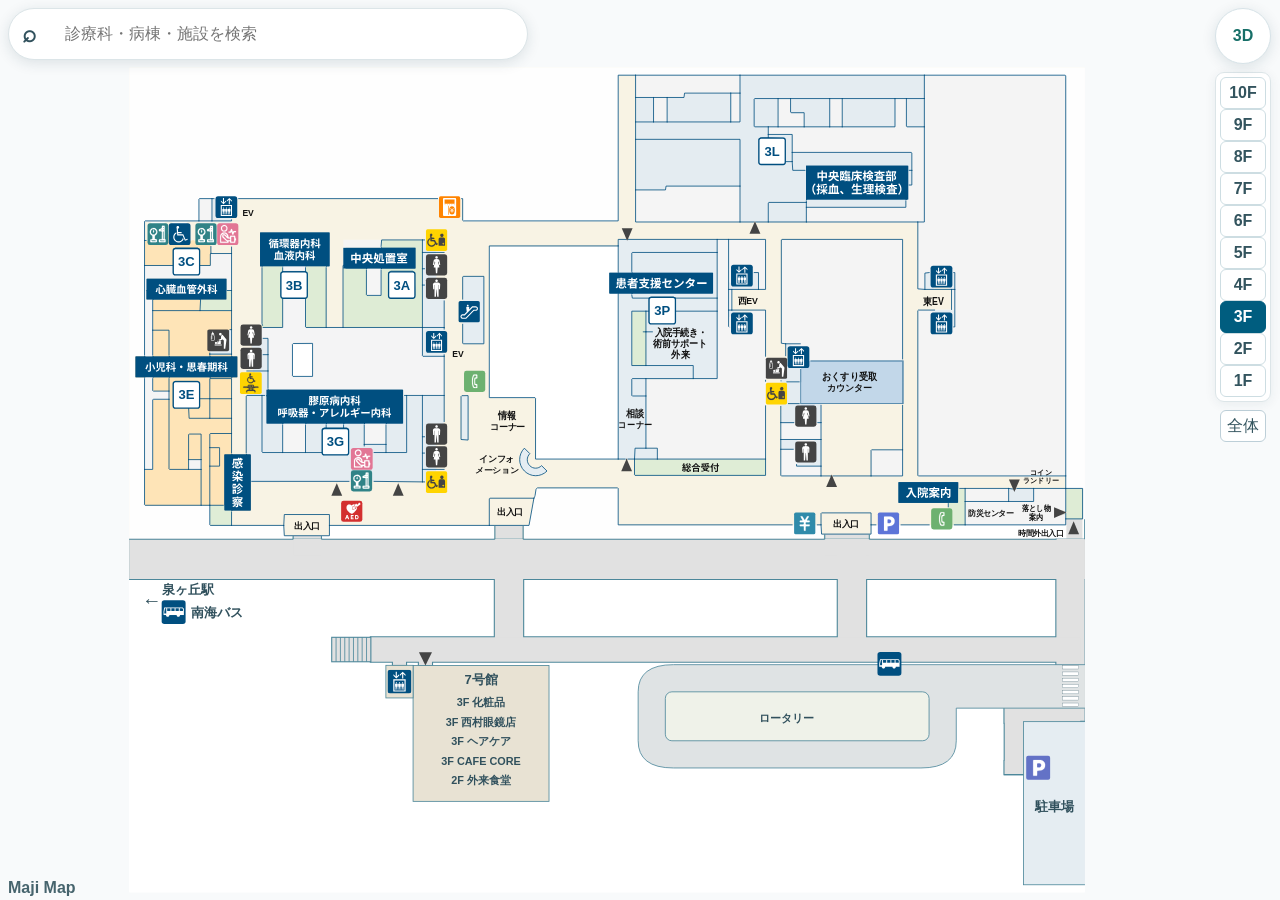
<file: docs/index.html>
<!doctype html><html lang="ja" data-map-loading><head><meta charset="utf-8"><meta name="viewport" content="width=device-width,initial-scale=1,viewport-fit=cover"><title>Maji Map｜外来・お見舞いマップ</title><style>
html[data-map-loading] body > :not(#mapStartup):not(script) { opacity:0!important; visibility:hidden!important; pointer-events:none!important }
#mapStartup { position:fixed; inset:0; display:grid; place-content:center; margin:0; padding:24px; color:#244554; background:#f4f7f8; font:16px/1.5 system-ui,sans-serif; text-align:center }
html:not([data-map-loading]) #mapStartup { display:none }
</style><script>
let mapStartupFailed=false;
function recordMapStartupError(event) {
 if(event instanceof ErrorEvent||event.target?.matches?.('script[src],link[rel=stylesheet]'))mapStartupFailed=true;
}
window.addEventListener('error',recordMapStartupError,true);
</script><meta name="description" content="外来受付と病棟の入口までを案内する、来院者向けの1〜10階マップ。"><link rel="stylesheet" href="unified.css?v=20261124b"><link rel="stylesheet" href="map-3d.css?v=20261124b"><link rel="stylesheet" href="destination-photos.css?v=20261111v"><link rel="stylesheet" href="visitor-experience.css?v=20261110g"><link rel="stylesheet" href="route-experience.css?v=20261111w"><link rel="stylesheet" href="discovery-experience.css?v=20261110g"><link rel="stylesheet" href="visitor-refinements.css?v=20261124b"><link rel="stylesheet" href="visitor-updates.css?v=20261124b"></head><body class="map-first">
<header><a class="brand" href="./"><b>M↗</b><span>Maji Map<small>外来・お見舞いマップ</small></span></a><nav><a href="review.html#routeConcerns">要確認箇所・修正</a><a href="status.html">現在の状態</a></nav><span class="demo">開発デモ</span></header>
<div id="mapStartup" role="status"><span>マップを読み込んでいます…</span><noscript>マップを使うにはJavaScriptを有効にしてください。</noscript></div>

<main class="settings-hidden" inert><aside id="settings"><div class="aside-top"><p class="eyebrow">HOSPITAL WAYFINDING</p><h1>出発地・目的地を設定</h1><p>外来と病棟を、ひとつの地図で。</p></div><section class="location-card start-card"><h2><i class="start-dot"></i>出発地</h2><strong id="currentName">総合受付</strong><small id="currentFloor">3階</small><details><summary>一覧から出発地を選ぶ</summary><label for="fromSelect">出発する場所</label><select id="fromSelect"></select><p id="plotHelp" class="muted">出発地は手動で設定します。</p></details></section>
<section id="chosenPlace" class="chosen goal-card" aria-live="polite"><small><i class="goal-dot"></i>目的地</small><h2 id="chosenName">場所を選んでください</h2><p id="chosenFloor"></p><div class="actions"></div></section><section class="location-card destination-card"><h2><i class="goal-dot"></i><span id="searchModeLabel">目的地を探す</span></h2><label class="sr" for="findPlace">科名・場所・案内番号で検索</label><div class="filters" role="group" aria-label="目的地の種類"><button data-filter="all" aria-pressed="true">すべて</button><button data-filter="clinic" aria-pressed="false">外来</button><button data-filter="ward" aria-pressed="false">病棟・リハビリ</button><button data-filter="counter" aria-pressed="false">受付・窓口</button><button data-filter="amenity" aria-pressed="false">食事・買い物</button><button data-filter="equipment" aria-pressed="false">設備</button><button data-filter="bus" aria-pressed="false">バス</button><button data-filter="entrance" aria-pressed="false">出入口</button></div><div id="resultCount" class="muted" aria-live="polite"></div><div id="placeResults" class="place-results"></div></section>
</aside>
<section class="map-area"><div class="map-heading"><div><p class="eyebrow">ONE CONTINUOUS FLOOR MAP</p><h2 id="floorTitle">3階 <span>外来・診療棟</span></h2></div><button id="mapInfoButton" class="secondary info-button">地図の説明</button></div><div class="mobility-controls" hidden><label><span class="sr">移動方法</span><select id="travelChoice"><option value="auto">通常</option><option value="elevator">車椅子（EVのみ）</option></select></label></div><div id="mapSearchBar" class="map-search-bar"><button id="openPlaceSearch" aria-label="検索候補を開く" aria-expanded="false">⌕</button><input id="findPlace" type="search" aria-label="科名・場所・案内番号で検索" placeholder="診療科・病棟・施設を検索" autocomplete="off"><button id="clearPlaceSearch" aria-label="検索をクリア">×</button></div><div class="floor-toolbar"><div id="allFloors" class="floors" role="group" aria-label="表示する階"></div><button id="wardFocus" class="secondary">病棟を拡大</button></div><section id="arrowEditorPanel" class="arrow-editor" aria-label="入口矢印の編集" hidden><div class="arrow-editor-title"><strong>入口矢印を調整</strong><span id="arrowSaveStatus" role="status">この端末に自動保存</span></div><p>入口を選び、地図の青い丸をドラッグしてください。矢印の表示だけを調整し、通行ルートは変更しません。</p><div class="arrow-fields"><label>編集する入口<select id="arrowSelect"></select></label><label>向き<select id="arrowDirection"><option value="270">↑ 上向き</option><option value="0">→ 右向き</option><option value="90">↓ 下向き</option><option value="180">← 左向き</option></select></label></div><div class="arrow-actions"><span>位置を微調整</span><button data-arrow-nudge="0,-4" aria-label="矢印を上へ">↑</button><button data-arrow-nudge="-4,0" aria-label="矢印を左へ">←</button><button data-arrow-nudge="4,0" aria-label="矢印を右へ">→</button><button data-arrow-nudge="0,4" aria-label="矢印を下へ">↓</button><button id="undoArrow">元に戻す</button><button id="resetArrow">この入口を初期位置に</button></div><div class="arrow-actions"><button id="exportArrows" class="primary">修正データを書き出す</button><button id="importArrows" class="secondary">修正データを読み込む</button><input id="arrowImportFile" type="file" accept="application/json,.json" hidden></div><p class="muted">他の端末やサイト全体にも反映する場合は、書き出したファイルをこのチャットに添付してください。</p></section><section id="annPanel" class="corridor-panel" aria-label="通路・到着点の修正" hidden><div class="ann-heading"><strong>この地図で通路・到着点を修正</strong><button id="annClose">保存して確認に戻る</button></div><p id="annContext" class="ann-context" hidden></p><p class="ann-explainer">通路は1回描き、受付への枝道を追加できます。修正は端末に自動保存します。<b>ナビへ反映すると青線が更新されます。</b></p><div class="ann-tools" role="group" aria-label="修正するもの"><button data-ann-tool="select" aria-pressed="true">選択・点を動かす</button><button data-ann-tool="corridor" aria-pressed="false">新しい通路</button><button data-ann-tool="entrance" aria-pressed="false">出入口を置く</button><button data-ann-tool="arrival" aria-pressed="false">到着点を置く</button><button id="annCopy">表示中の経路をコピー</button></div><details id="annMetadata" class="ann-metadata"><summary>目的地・通行区分・確認メモを設定</summary><div class="ann-fields"><label>つなぐ目的地<select id="annTarget"></select></label><label>修正案の名称<input id="annName" maxlength="120" value="通路の修正案"></label><label>通行区分<select id="annAccess"><option value="unknown">未確認</option><option value="patient">患者・職員共用</option><option value="staff">職員専用</option></select></label><label>確認状態<select id="annReview"><option value="draft">下書き</option><option value="drawing">図面で確認済み</option><option value="onsite">現地で確認済み</option></select></label></div><label class="ann-note">修正案のメモ<input id="annNote" maxlength="4000" placeholder="扉の手前で終了、通路の曲がり角など"></label></details><div class="ann-actions"><label><input id="annSnap" type="checkbox" checked> 近くの記録済み通路につなぐ</label><label><input id="annOrthogonal" type="checkbox" checked> 直角補正</label><button id="annFinish" class="primary" disabled>線を確定</button><button id="annUndo" disabled>編集を元に戻す</button></div><div class="ann-actions"><strong id="annSelection">新しい修正案</strong><span id="annVertex"></span><button id="annAddPoint" disabled>選択点の次に点を追加</button><button id="annRemovePoint" disabled>選択点を削除</button><button id="annSquare" disabled>選択した線を直角に整える</button><button id="annDelete" disabled>選択した記録を削除</button></div><p id="annStatus" role="status">曲がり角をクリックして描き、丸い点をドラッグして修正します。</p><details><summary>この階の記録 <span id="annCount">0件</span>・データの保存</summary><div id="annRecords" class="ann-records"></div><div class="ann-actions"><button id="annData">データを表示</button><button id="annExport">修正案を書き出す</button><label class="ann-import">修正案を読み込む<input id="annImport" type="file" accept="application/json,.json"></label><a href="annotate-legacy.html" target="_blank" rel="noopener">旧図面の記録を確認 ↗</a></div></details><p class="ann-legend">橙：共用の修正案　紫：区分未確認　灰：職員専用　破線：下書き。青線は既存の案内です。</p></section><dialog id="annDialog"><h2>通路・到着点の修正案</h2><textarea id="annJson" readonly rows="12" aria-label="現在のマップの通路修正データ"></textarea><button id="annDialogClose">閉じる</button></dialog><p id="walkingHint" class="walking-hint">地図の目的地を押す →「ナビ開始」。歩く案内は「次へ」で進めます。青い点は手順に連動して動く案内位置です。自動測位は行いません。</p><div id="routeSummary" class="route-summary" hidden><div><strong id="routeSummaryText"></strong><div id="routeJourney" class="route-journey"></div></div><div class="route-summary-actions"><button id="beginNavigation" class="primary">ナビ開始</button><button id="routeConcernLink" class="secondary" hidden>要確認箇所</button></div></div><button id="returnToPosition" class="return-position" type="button" aria-label="現在地に戻る" title="現在地に戻る" hidden><svg viewBox="0 0 24 24" width="18" height="18" aria-hidden="true" fill="none" stroke="currentColor" stroke-width="1.8" stroke-linecap="round"><circle cx="12" cy="12" r="7"/><circle cx="12" cy="12" r="2.5" fill="currentColor" stroke="none"/><path d="M12 2v3m0 14v3M2 12h3m14 0h3"/></svg></button><section id="navigationPanel" class="navigation-panel" aria-live="polite" hidden><div><span id="navigationCount"></span><button id="stopNavigation" class="secondary" aria-label="ナビを終了">×</button></div><span id="navigationModeBadge" class="navigation-mode-badge"></span><h3 id="navigationInstruction"></h3><p id="navigationDetail" hidden aria-hidden="true"></p><p id="navigationTransferStatus" class="navigation-transfer-status" role="status" hidden></p><div class="navigation-buttons"><button id="navigationPrev" class="secondary">← 前へ</button><button id="navigationNext" class="primary">次へ →</button></div></section><span id="selectionHint" role="status" class="selection-status"></span><div id="mapViewport" class="map-viewport" tabindex="0" aria-label="地図。拡大後はドラッグで移動できます。"><section id="facilityDetails" class="facility-details" aria-label="施設の写真と案内" hidden><section id="routePlanner" class="route-planner" aria-label="経路の設定" hidden><div class="route-travel-tabs" role="group" aria-label="移動方法"><button data-travel-choice="auto" aria-pressed="true"><svg class="walking-pict" viewBox="0 0 24 24" aria-hidden="true" data-icon-source="google-material-directions-walk"><path fill="currentColor" d="M13.5 5.5c1.1 0 2-.9 2-2s-.9-2-2-2-2 .9-2 2 .9 2 2 2zM9.8 8.9L7 23h2.1l1.8-8 2.1 2v6h2v-7.5l-2.1-2 .6-3C14.8 12 16.8 13 19 13v-2c-1.9 0-3.5-1-4.3-2.4l-1-1.6c-.4-.6-1-1-1.7-1-.3 0-.5.1-.8.1L6 8.3V13h2V9.6l1.8-.7"/></svg>通常</button><button data-travel-choice="elevator" aria-pressed="false"><span class="official-wheelchair-icon" aria-hidden="true" title="近畿大学病院公式フロアマップの車椅子ピクト"></span>車椅子（EVのみ）</button></div><div class="route-place-fields"><button id="routeStartField" class="route-place-field route-start-field"><span class="route-field-dot" aria-hidden="true"></span><span><small>出発地・現在いる場所</small><strong id="routeStartLabel">総合受付</strong></span><span class="route-field-edit">変更</span></button><button id="routeGoalField" class="route-place-field route-goal-field"><span class="route-field-dot" aria-hidden="true"></span><span><small>目的地</small><strong id="routeGoalLabel"></strong></span><span class="route-field-edit">変更</span></button></div></section><button id="closeFacilityDetails" class="facility-close" aria-label="施設情報を閉じる">×</button><div id="destinationPhotoPreview" class="destination-photo-preview" hidden><button id="viewDestinationPhoto"><img id="destinationPhotoThumb" referrerpolicy="no-referrer" alt=""><span>写真を見る</span></button><strong id="destinationPhotoLabel"></strong><small>近畿大学病院 公式写真</small></div><div class="facility-detail-body"><small id="facilityDetailFloor"></small><h2 id="facilityDetailName"></h2><div class="facility-detail-actions"><button id="detailRoute" class="secondary">出発地</button><button id="detailNavigate" class="primary">目的地</button><button type="button" id="detailWebsite" class="secondary" disabled>ウェブサイト</button></div></div></section><section id="map3DHover" class="map-3d-hover place-preview" aria-label="地図上の施設プレビュー" hidden><button id="closePlacePreview" class="place-preview-close" aria-label="施設プレビューを閉じる">×</button><img id="placePreviewPhoto" alt="" referrerpolicy="no-referrer" hidden><div class="place-preview-copy"><strong id="map3DHoverName"></strong><small id="placePreviewSource" hidden>近畿大学病院 公式写真</small></div></section><div id="map3D" class="map-3d" hidden></div><div class="view-switch" role="group" aria-label="マップの表示"><button id="toggleMapView" data-current-view="2d" aria-label="3Dマップに切り替える">3D</button></div><section id="map3DControls" class="map-3d-controls" aria-label="3Dマップの操作" hidden><div class="map-3d-range">経路全体を表示</div><div class="map-3d-mode" role="group" aria-label="3Dのドラッグ操作"><button data-3d-mode="move" aria-pressed="true">移動</button><button data-3d-mode="rotate" aria-pressed="false">回転</button></div><div class="map-3d-actions"><button id="map3DHome">全体</button></div><details class="map-3d-extra"><summary>細かく操作</summary><div class="map-3d-actions"><button id="map3DPanLeft" aria-label="3Dマップを左へ移動">←</button><button id="map3DPanUp" aria-label="3Dマップを上へ移動">↑</button><button id="map3DPanDown" aria-label="3Dマップを下へ移動">↓</button><button id="map3DPanRight" aria-label="3Dマップを右へ移動">→</button></div><div class="map-3d-actions"><button id="map3DRotateLeft">↶ 回転</button><button id="map3DRotateRight">回転 ↷</button></div></details><p id="map3DGestureHint">1本指で移動 · 2本指で拡大・回転</p><p><strong id="map3DFloor"></strong><span id="map3DStatus" role="status"></span><small>階を離した立体表示</small></p><button id="map3DRetry" hidden>3Dを再読み込み</button></section><span class="maji-attribution">Maji Map</span><div id="mapSheet" class="map-sheet"><img id="mapBackground" alt="3階の公式フロアマップ" draggable="false"><svg id="unifiedOverlay" aria-label="出発地・目的地・確認済み経路"></svg></div><div class="zoom-tools"><button id="zoomIn" aria-label="地図を拡大">＋</button><output id="zoomReadout">100%</output><button id="zoomOut" aria-label="地図を縮小">−</button><button id="resetMap">全体</button></div></div><p id="mapMessage" class="map-message" role="status">場所を選ぶと、この地図上で位置を表示します。</p></section></main><dialog id="departmentWebsiteDialog" class="map-dialog" aria-labelledby="departmentWebsiteTitle"><div class="dialog-heading"><h2 id="departmentWebsiteTitle" tabindex="-1" autofocus>診療科の公式ウェブサイト</h2><button type="button" id="closeDepartmentWebsites" class="facility-close" aria-label="公式ウェブサイト一覧を閉じる">×</button></div><div id="departmentWebsiteLinks"></div></dialog><section id="routeSteps" class="route-steps" aria-live="polite" hidden></section><dialog id="mapInfoDialog" class="map-dialog"><div class="map-edit-actions"><button id="toggleArrowEditor" class="secondary" aria-expanded="false" aria-controls="arrowEditorPanel" hidden>入口矢印を編集</button></div><div class="map-edit-actions"><button id="editMedicineEVMain" class="secondary">2階・おくすり側EVの出入口を修正</button></div><div class="map-edit-actions"><button id="annToggle" class="secondary" aria-pressed="false">通路・到着点を編集</button></div><div class="dialog-heading"><h2>地図の説明</h2><button id="closeMapInfo" aria-label="地図の説明を閉じる">閉じる</button></div><div class="legend"><span><i style="background:#1683d1"></i>青線：案内経路</span><span>病棟の色分け：</span><span><i style="background:#e5edf2"></i>東A</span><span><i style="background:#ffe5b8"></i>東B</span><span><i style="background:#dfedd6"></i>西A</span><span><i style="background:#ffd9d9"></i>西B</span><span><i style="background:#f5f5f5"></i>案内対象外</span><span><i style="background:#f9f4e5"></i>EVホール・共用通路</span></div><details class="usage"><summary>通行区分・表示について</summary><label for="visitorMode" hidden>利用する方</label><select id="visitorMode" hidden><option value="patient">外来患者さん・お見舞いの方</option></select><p>通常は乗り換えの少なさを優先し、同条件なら距離で比較します。車椅子を選ぶと、階の移動にはEVのみを使います。7〜10階の病棟間の東西移動は、EVで3階に降りてから案内します。職員専用通路と階段は利用しません。</p><p>1〜5階は公式マップの設備表示を保持しています。表示されていても職員専用の設備は経路に使いません。お見舞いの目的地は病棟の入口です。</p></details><div class="map-note"><p><a href="photo-checklist.html" target="_blank">撮影する施設リスト（公式写真未登録78件）</a> · <a href="location-guide.html" target="_blank">現在地の設定方法</a></p><p>「3D」で階を離した立体表示に切り替えられます。経路全体を常に表示し、動く矢印で進む向きを確認できます。病棟名・施設名をクリックして出発地や目的地を設定できます。建物の実際の内装を再現したモデルではありません。<a href="https://mynrminto.github.io/kindai-hospital-navi/" target="_blank" rel="noopener">3D表示の参考・素材</a> ／ <a href="vendor/three-LICENSE.txt" target="_blank" rel="noopener">Three.js（MIT）</a></p><strong>お見舞いは、各病棟の入口まで。</strong><p>病棟は公式図面の形と光庭を再現し、公式6階と同じ配色で表示しています。地図上の施設名や案内番号を押して、目的地に設定できます。病室番号や病棟内の設備を省き、西EV・東EVから病棟入口までをご案内します。</p><p>1〜5階は公式図面をそのまま表示しています。通行可否は経路案内で確認してください。階段や職員専用の設備は案内経路に使いません。</p><a href="https://www.med.kindai.ac.jp/floormap_facility.html" target="_blank" rel="noopener">参考：近畿大学病院 フロアマップ・施設案内 ↗</a></div></dialog><dialog id="destinationPhotoDialog" class="destination-photo-dialog"><div class="dialog-heading"><div id="destinationPhotoBadge"></div><h2 id="destinationPhotoTitle" tabindex="-1" autofocus></h2><button id="closeDestinationPhoto" class="facility-close" aria-label="写真を閉じる">×</button></div><img id="destinationPhotoFull" referrerpolicy="no-referrer" alt=""><p id="destinationPhotoError" hidden>写真を読み込めませんでした。公式サイトから確認できます。</p></dialog><script src="catalog.js?v=20261110g"></script><script src="clinics.js?v=20261110g"></script><script src="services.js?v=20261110g"></script><script src="route-audit.js?v=20261111s"></script><script src="entrance-policy.js?v=20261115a"></script><script src="official-hit-shapes.js?v=20261118e"></script><script src="route-engine.js?v=20261110g"></script><script src="confirmed-navigation-data.js?v=20261110g"></script><script src="additional-navigation-data.js?v=20261110g"></script><script src="mobility-data.js?v=20261119d"></script><script src="mobility-network.js?v=20261110g"></script><script src="confirmed-network.js?v=20261110g"></script><script src="unified-data.js?v=20261116a"></script><script src="arrow-editor.js?v=20261110g"></script><script src="review-catalog.js?v=20261119d"></script><script src="map-annotation-core.js?v=20261110g"></script><script src="map-annotation-editor.js?v=20261110g"></script><script src="navigation-selection.js?v=20261111s"></script><script src="facility-services.js?v=20261119c"></script><script src="department-links.js?v=20261118e"></script><script src="destination-photos.js?v=20261111t"></script><script src="turn-guidance.js?v=20261112l"></script><script src="navigation-progress.js?v=20261110g"></script><script src="place-preview.js?v=20261110g"></script><script src="route-planner.js?v=20261111s"></script><script src="place-search.js?v=20261118q"></script><script src="unified.js?v=20261124a"></script><script src="visitor-experience.js?v=20261111s"></script><script src="route-experience.js?v=20261115a"></script><script src="discovery-experience.js?v=20261118q"></script><script src="visitor-refinements.js?v=20261118p"></script><script src="visitor-updates.js?v=20261119a"></script><script src="outdoor-position-editor.js?v=20261111s"></script><script src="map-3d-data.js?v=20261110g"></script><script src="map-3d.js?v=20261119a"></script><script>
window.removeEventListener('error',recordMapStartupError,true);
if(mapStartupFailed||!document.querySelector('.visitor-experience #mapViewport, .review-embedded #mapViewport')){
 document.querySelector('#mapStartup span').textContent='マップを読み込めませんでした。ページを再読み込みしてください。';
}else{
 document.querySelector('main').inert=false;
 document.documentElement.removeAttribute('data-map-loading');
}
</script></body></html>
</file>
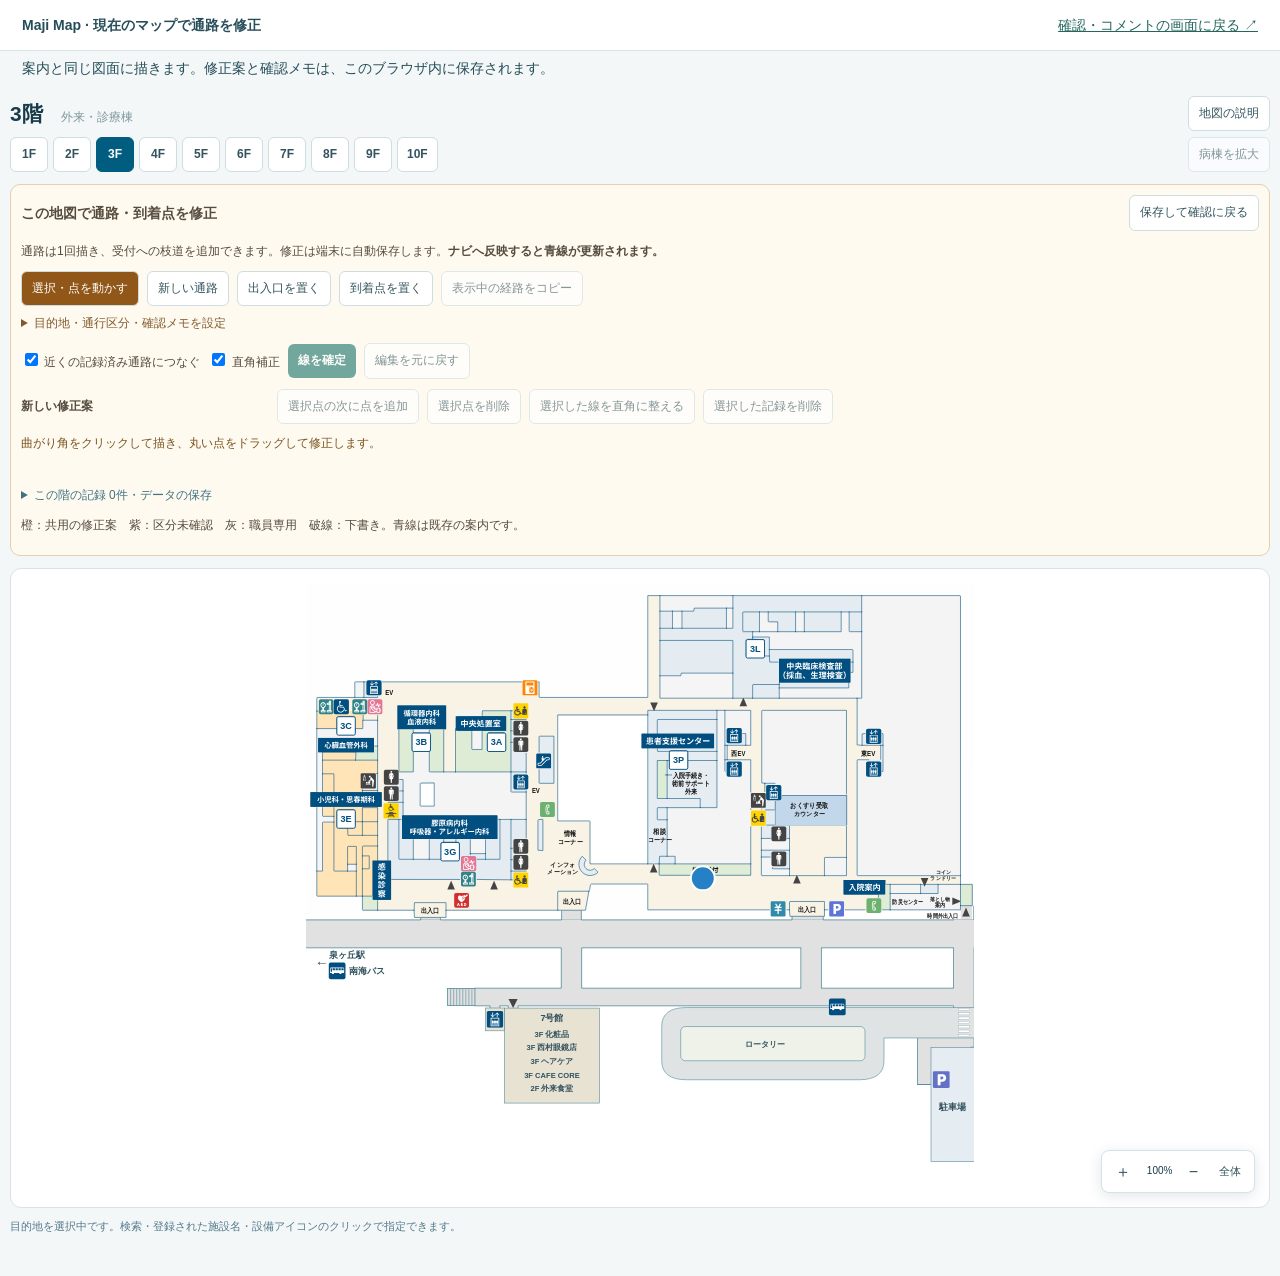
<file: docs/annotate.html>
<!doctype html><html lang="ja"><head><meta charset="utf-8"><meta name="viewport" content="width=device-width,initial-scale=1"><title>現在のマップで通路を修正 | Maji Map</title><style>*{box-sizing:border-box}body{margin:0;background:#f3f7f8;color:#264d59;font:14px/1.6 sans-serif}header{padding:14px 22px;background:white;border-bottom:1px solid #d8e5e7;display:flex;justify-content:space-between;gap:20px}a{color:#24665e}p{margin:6px 22px}iframe{display:block;width:100%;height:calc(100vh - 112px);border:0;min-height:700px}</style></head><body><header><strong>Maji Map · 現在のマップで通路を修正</strong><a href="review.html">確認・コメントの画面に戻る ↗</a></header><p>案内と同じ図面に描きます。修正案と確認メモは、このブラウザ内に保存されます。</p><iframe id="annotationMap" title="現在の案内マップの通路編集" src="./?review=1&amp;annotate=1&amp;floor=3"></iframe><script>const q=new URLSearchParams(location.search),u=new URL('./',location.href);u.searchParams.set('review','1');u.searchParams.set('annotate','1');u.searchParams.set('floor',q.get('floor')||'3');if(q.get('goal'))u.searchParams.set('goal',q.get('goal'));const frame=document.getElementById('annotationMap');frame.src=u.href;window.addEventListener('message',e=>{if(e.origin===location.origin&&e.source===frame.contentWindow&&e.data?.type==='maji-map-height'&&Number.isFinite(e.data.height))frame.style.height=Math.max(720,Math.min(1700,e.data.height))+'px';});</script></body></html>
</file>
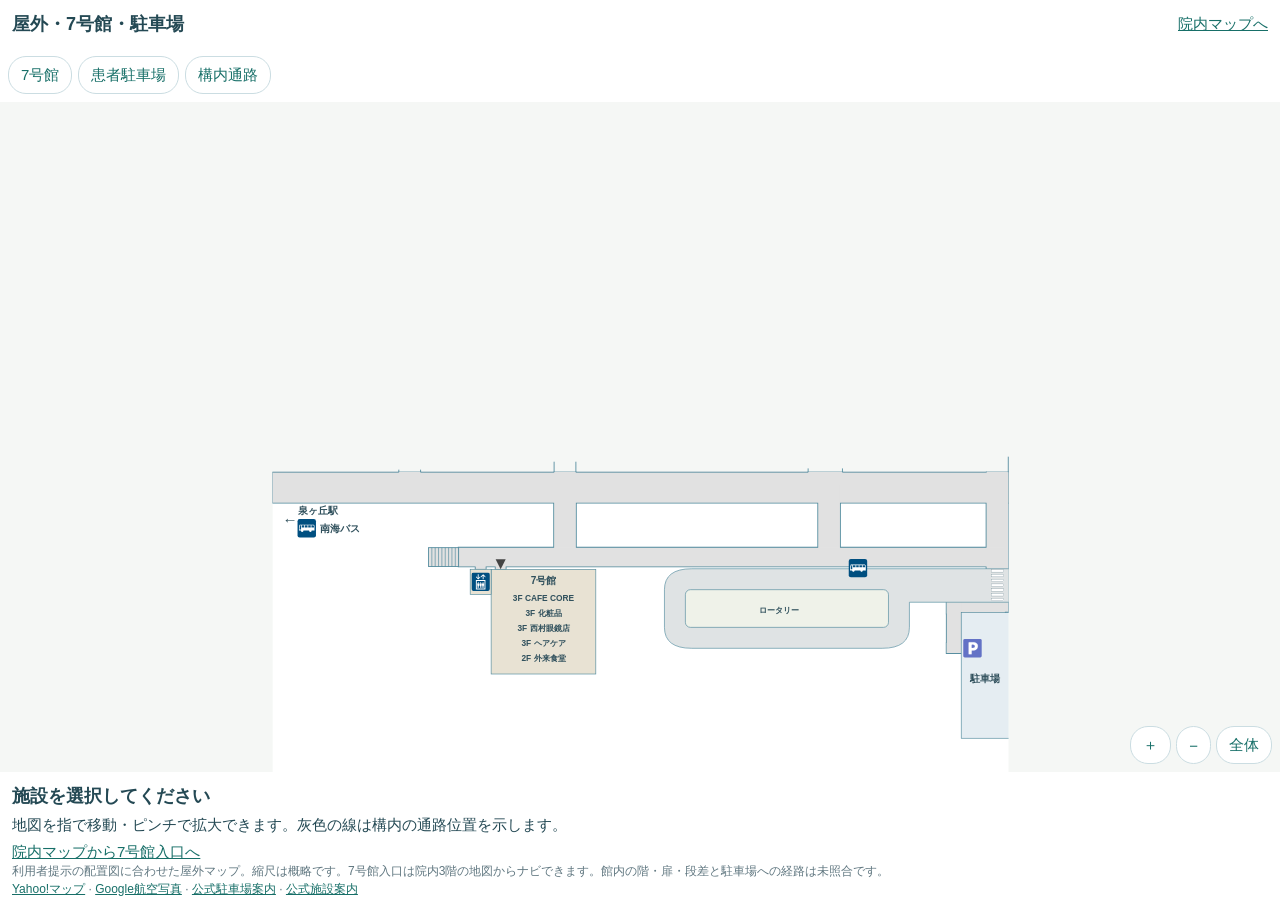
<file: docs/campus.html>
<!doctype html><html lang="ja"><meta charset="utf-8"><meta name="viewport" content="width=device-width,initial-scale=1,viewport-fit=cover"><title>屋外・7号館・駐車場｜Maji Map</title><style>
*{box-sizing:border-box}body{margin:0;font:15px sans-serif;color:#244954;background:#f5f7f5}header{padding:12px;display:flex;gap:12px;align-items:center;background:white}h1{font-size:18px;margin:0;flex:1}button,a{color:#176f68}button{border:1px solid #cbdde2;background:white;border-radius:18px;min-height:38px;padding:8px 12px;font:inherit}nav{display:flex;gap:6px;padding:8px;overflow:auto;background:white}nav button{white-space:nowrap}button[aria-pressed=true]{background:#176f68;color:white}#viewport{height:calc(100dvh - 230px);min-height:230px;overflow:hidden;touch-action:none;position:relative}#plan{position:absolute;inset:0;width:100%;height:100%;object-fit:contain;transform-origin:center}#pin{position:absolute;pointer-events:none;width:26px;height:26px;border:4px solid white;border-radius:50%;background:#dc3545;box-shadow:0 1px 5px #3458;display:none}footer{padding:12px;background:white;position:relative;z-index:1}#name{font-size:18px}#detail{margin:6px 0;line-height:1.5}small{display:block;color:#607780;font-size:12px;line-height:1.5}.tools{position:absolute;right:8px;bottom:8px;display:flex;gap:5px;z-index:2}
</style><header><h1>屋外・7号館・駐車場</h1><a href="./" target="_top">院内マップへ</a></header><nav aria-label="屋外の施設"><button data-id="seven">7号館</button><button data-id="parking">患者駐車場</button><button data-id="walk">構内通路</button></nav><div id="viewport"><img id="plan" src="assets/campus-context.svg?v=20261102k" alt="病院と7号館、駐車場と構内通路の配置図"><i id="pin"></i><div class="tools"><button id="plus" aria-label="屋外図を拡大">＋</button><button id="minus" aria-label="屋外図を縮小">−</button><button id="reset">全体</button></div></div><footer><strong id="name">施設を選択してください</strong><p id="detail">地図を指で移動・ピンチで拡大できます。灰色の線は構内の通路位置を示します。</p><a href="./?goal=outpatient%3A3%3A%3Abuilding7Entrance" target="_top">院内マップから7号館入口へ</a><small>利用者提示の配置図に合わせた屋外マップ。縮尺は概略です。7号館入口は院内3階の地図からナビできます。館内の階・扉・段差と駐車場への経路は未照合です。</small><small><a href="https://map.yahoo.co.jp/search?q=近畿大学病院" target="_blank" rel="noopener">Yahoo!マップ</a> · <a href="https://www.google.com/maps/@34.49909,135.51683,18z/data=!3m1!1e3" target="_blank" rel="noopener">Google航空写真</a> · <a href="https://www.med.kindai.ac.jp/parking_price.html" target="_blank" rel="noopener">公式駐車場案内</a> · <a href="https://www.med.kindai.ac.jp/floormap_facility.html" target="_blank" rel="noopener">公式施設案内</a></small></footer><script>
const places={seven:{p:[652.5,1222],name:'7号館（管理棟）',detail:'2階：外来食堂 ffields。3階：CAFE CORE・店舗。院内マップ3階から入口までナビ可能。館内の階・段差は未照合です。'},parking:{p:[1875,1400],name:'患者駐車場',detail:'患者さま用駐車場。歩行経路は現地の案内に従ってください。'},walk:{p:[700.8,995],name:'病院南側の2本の構内通路',detail:'1・2号館の南側から7号館・駐車場周辺への通路位置を追加しました。利用者確認に基づき7号館入口まで接続。線の位置と距離は概略です。'}};
let scale=1,pan=[0,0],selected=null,points=new Map(),gesture=null;const view=document.getElementById('viewport'),plan=document.getElementById('plan'),pin=document.getElementById('pin');function paint(){plan.style.transform=`translate(${pan[0]}px,${pan[1]}px) scale(${scale})`;if(selected){const r=view.getBoundingClientRect(),fit=Math.min(r.width/2400,r.height/1600),p=places[selected].p;pin.style.display='block';pin.style.left=(r.width/2+pan[0]+(p[0]-1200)*fit*scale-13)+'px';pin.style.top=(r.height/2+pan[1]+(p[1]-800)*fit*scale-13)+'px';}}
function select(id){selected=id;document.getElementById('name').textContent=places[id].name;document.getElementById('detail').textContent=places[id].detail;document.querySelectorAll('[data-id]').forEach(b=>b.setAttribute('aria-pressed',String(b.dataset.id===id)));paint();}document.querySelectorAll('[data-id]').forEach(b=>b.onclick=()=>select(b.dataset.id));document.getElementById('plus').onclick=()=>{scale=Math.min(4,scale*1.3);paint()};document.getElementById('minus').onclick=()=>{scale=Math.max(.7,scale/1.3);paint()};document.getElementById('reset').onclick=()=>{scale=1;pan=[0,0];paint()};function basis(){const ps=[...points.values()];return ps.length>1?{center:[(ps[0][0]+ps[1][0])/2,(ps[0][1]+ps[1][1])/2],distance:Math.hypot(ps[1][0]-ps[0][0],ps[1][1]-ps[0][1]),scale,pan:[...pan]}:{center:ps[0],pan:[...pan],scale};}view.onpointerdown=e=>{if(e.target.closest('button'))return;view.setPointerCapture(e.pointerId);points.set(e.pointerId,[e.clientX,e.clientY]);gesture=basis();gesture.moved=false};view.onpointermove=e=>{if(!points.has(e.pointerId))return;points.set(e.pointerId,[e.clientX,e.clientY]);const ps=[...points.values()],c=ps.length>1?[(ps[0][0]+ps[1][0])/2,(ps[0][1]+ps[1][1])/2]:ps[0];if(Math.hypot(c[0]-gesture.center[0],c[1]-gesture.center[1])>4)gesture.moved=true;pan=[gesture.pan[0]+c[0]-gesture.center[0],gesture.pan[1]+c[1]-gesture.center[1]];if(ps.length>1)scale=Math.max(.7,Math.min(4,gesture.scale*Math.hypot(ps[1][0]-ps[0][0],ps[1][1]-ps[0][1])/gesture.distance));paint();};view.onpointerup=e=>{if(!points.has(e.pointerId))return;if(!gesture.moved&&points.size===1){const r=view.getBoundingClientRect(),fit=Math.min(r.width/2400,r.height/1600)*scale,p=[1200+(e.clientX-r.left-r.width/2-pan[0])/fit,800+(e.clientY-r.top-r.height/2-pan[1])/fit];const id=Object.keys(places).sort((a,b)=>Math.hypot(p[0]-places[a].p[0],p[1]-places[a].p[1])-Math.hypot(p[0]-places[b].p[0],p[1]-places[b].p[1]))[0];select(id);}points.delete(e.pointerId);gesture=points.size?basis():null;};view.onpointercancel=e=>{points.delete(e.pointerId);gesture=points.size?basis():null};window.onresize=paint;
</script></html>
</file>
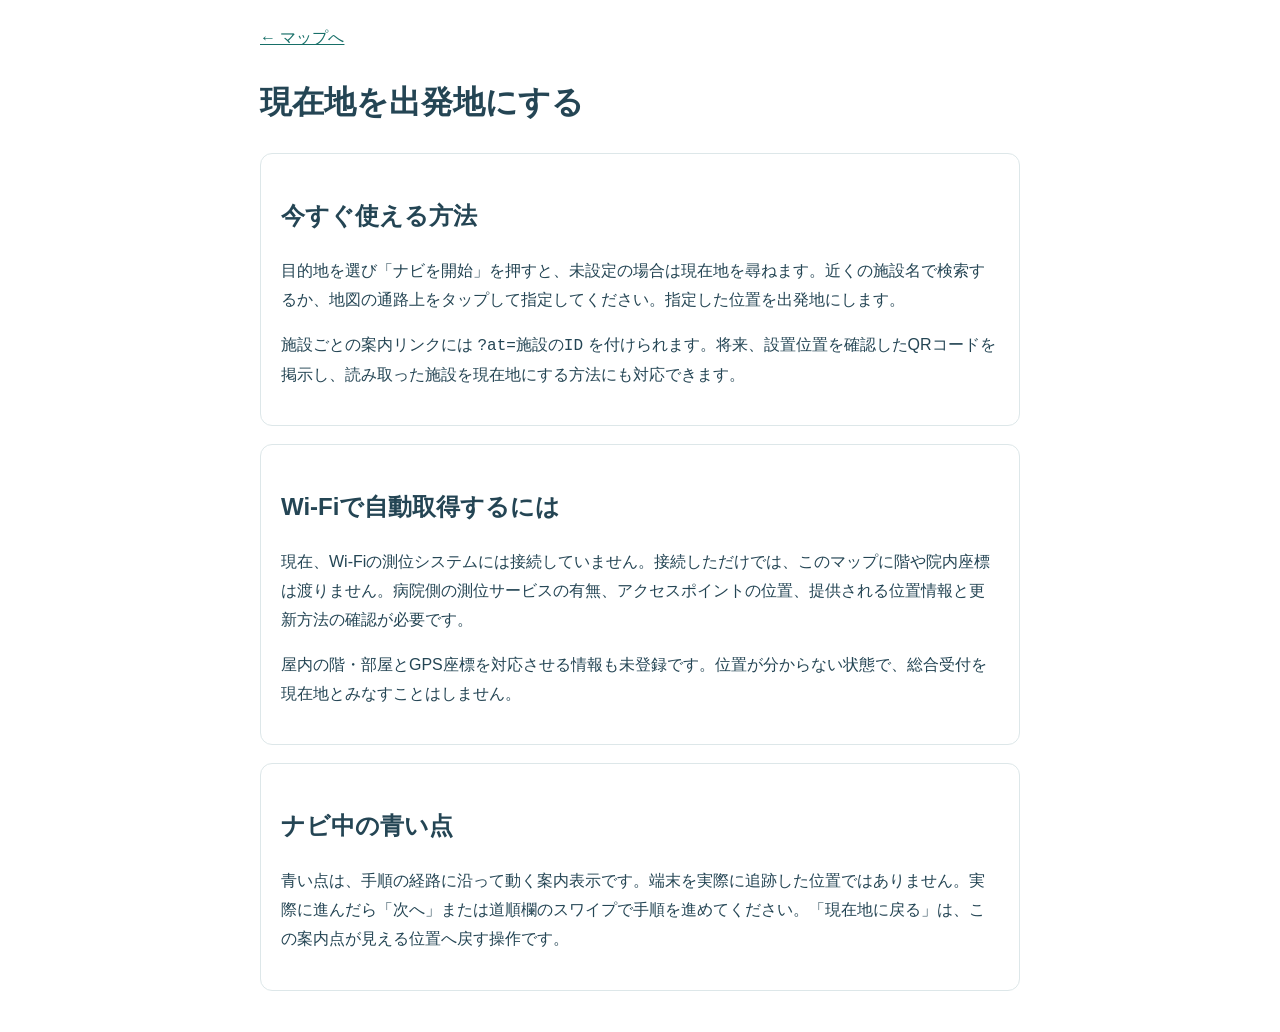
<file: docs/location-guide.html>
<!doctype html><html lang="ja"><meta charset="utf-8"><meta name="viewport" content="width=device-width,initial-scale=1"><title>現在地の設定方法｜Maji Map</title><style>body{font:16px/1.8 sans-serif;color:#244554;max-width:760px;margin:auto;padding:24px}a{color:#176f68}section{border:1px solid #dde7e9;border-radius:12px;padding:20px;margin:18px 0}</style><a href="./">← マップへ</a><h1>現在地を出発地にする</h1><section><h2>今すぐ使える方法</h2><p>目的地を選び「ナビを開始」を押すと、未設定の場合は現在地を尋ねます。近くの施設名で検索するか、地図の通路上をタップして指定してください。指定した位置を出発地にします。</p><p>施設ごとの案内リンクには <code>?at=施設のID</code> を付けられます。将来、設置位置を確認したQRコードを掲示し、読み取った施設を現在地にする方法にも対応できます。</p></section><section><h2>Wi-Fiで自動取得するには</h2><p>現在、Wi-Fiの測位システムには接続していません。接続しただけでは、このマップに階や院内座標は渡りません。病院側の測位サービスの有無、アクセスポイントの位置、提供される位置情報と更新方法の確認が必要です。</p><p>屋内の階・部屋とGPS座標を対応させる情報も未登録です。位置が分からない状態で、総合受付を現在地とみなすことはしません。</p></section><section><h2>ナビ中の青い点</h2><p>青い点は、手順の経路に沿って動く案内表示です。端末を実際に追跡した位置ではありません。実際に進んだら「次へ」または道順欄のスワイプで手順を進めてください。「現在地に戻る」は、この案内点が見える位置へ戻す操作です。</p></section></html>
</file>
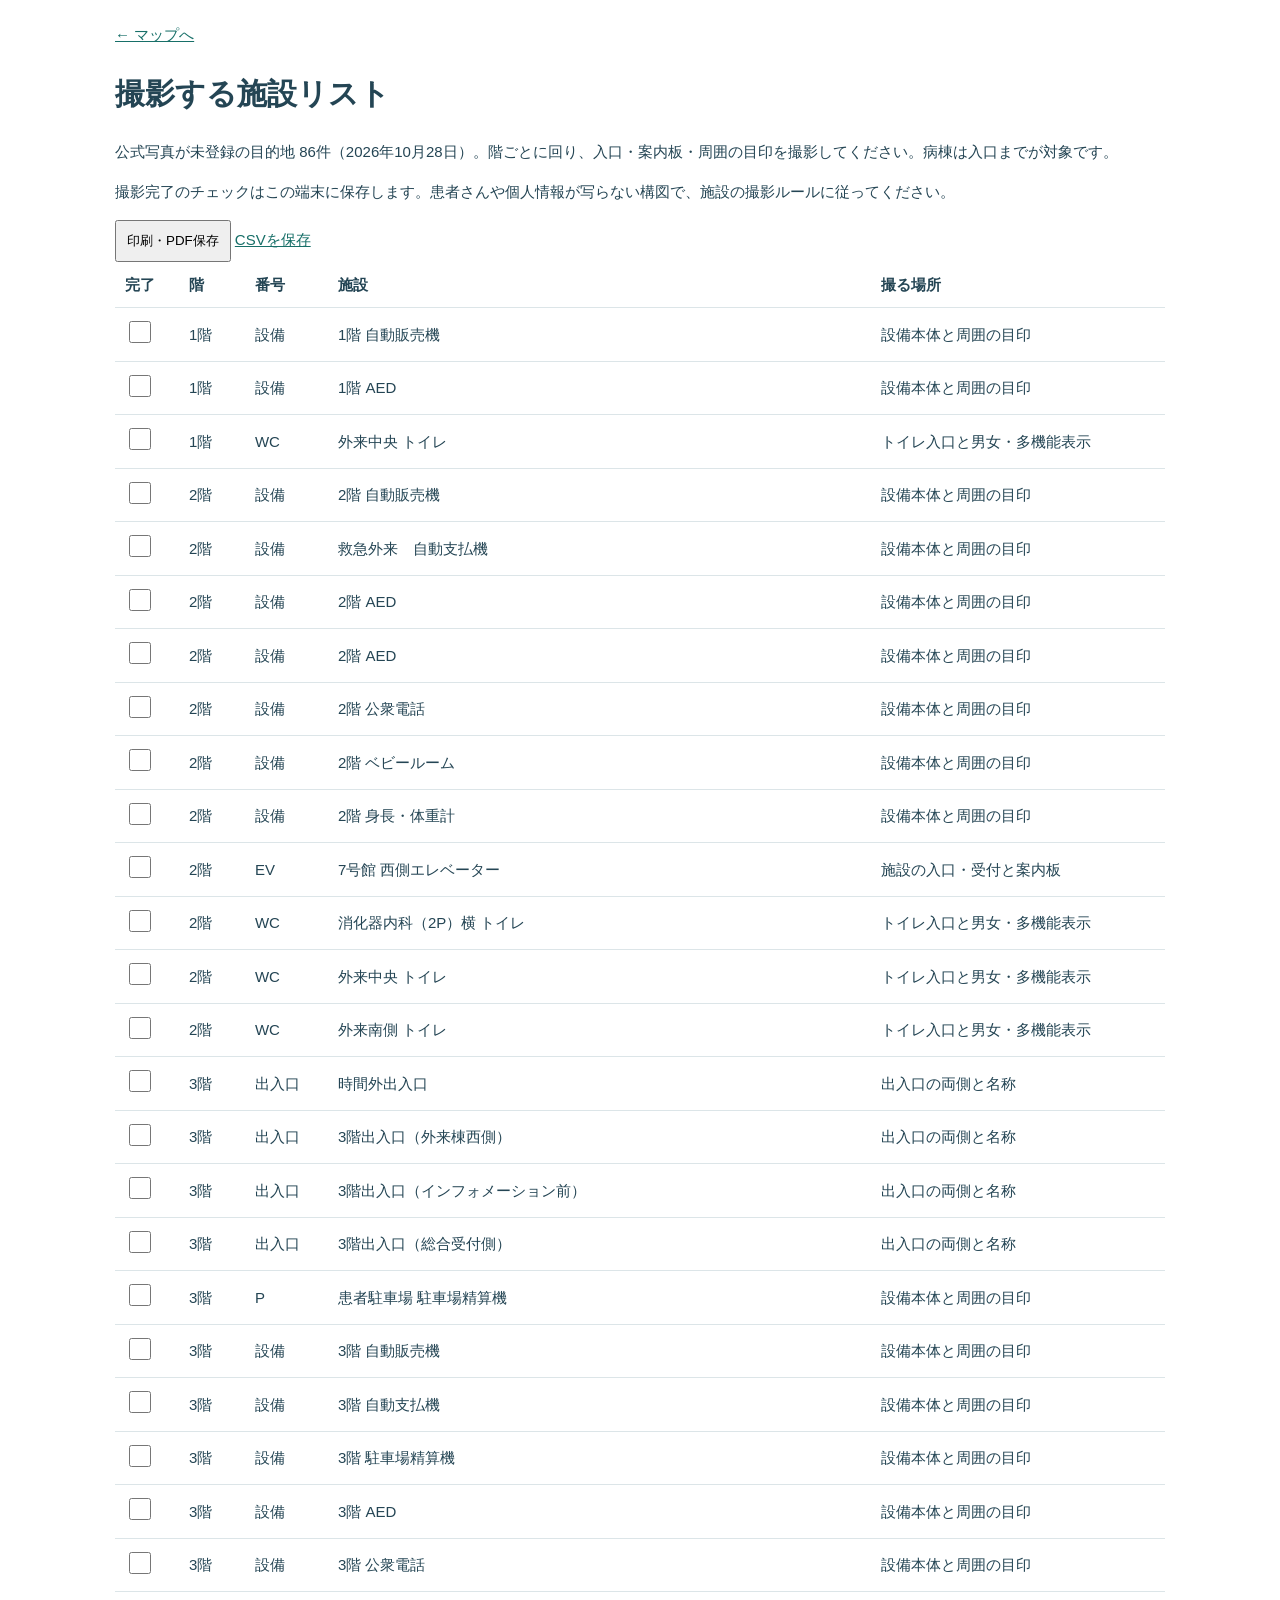
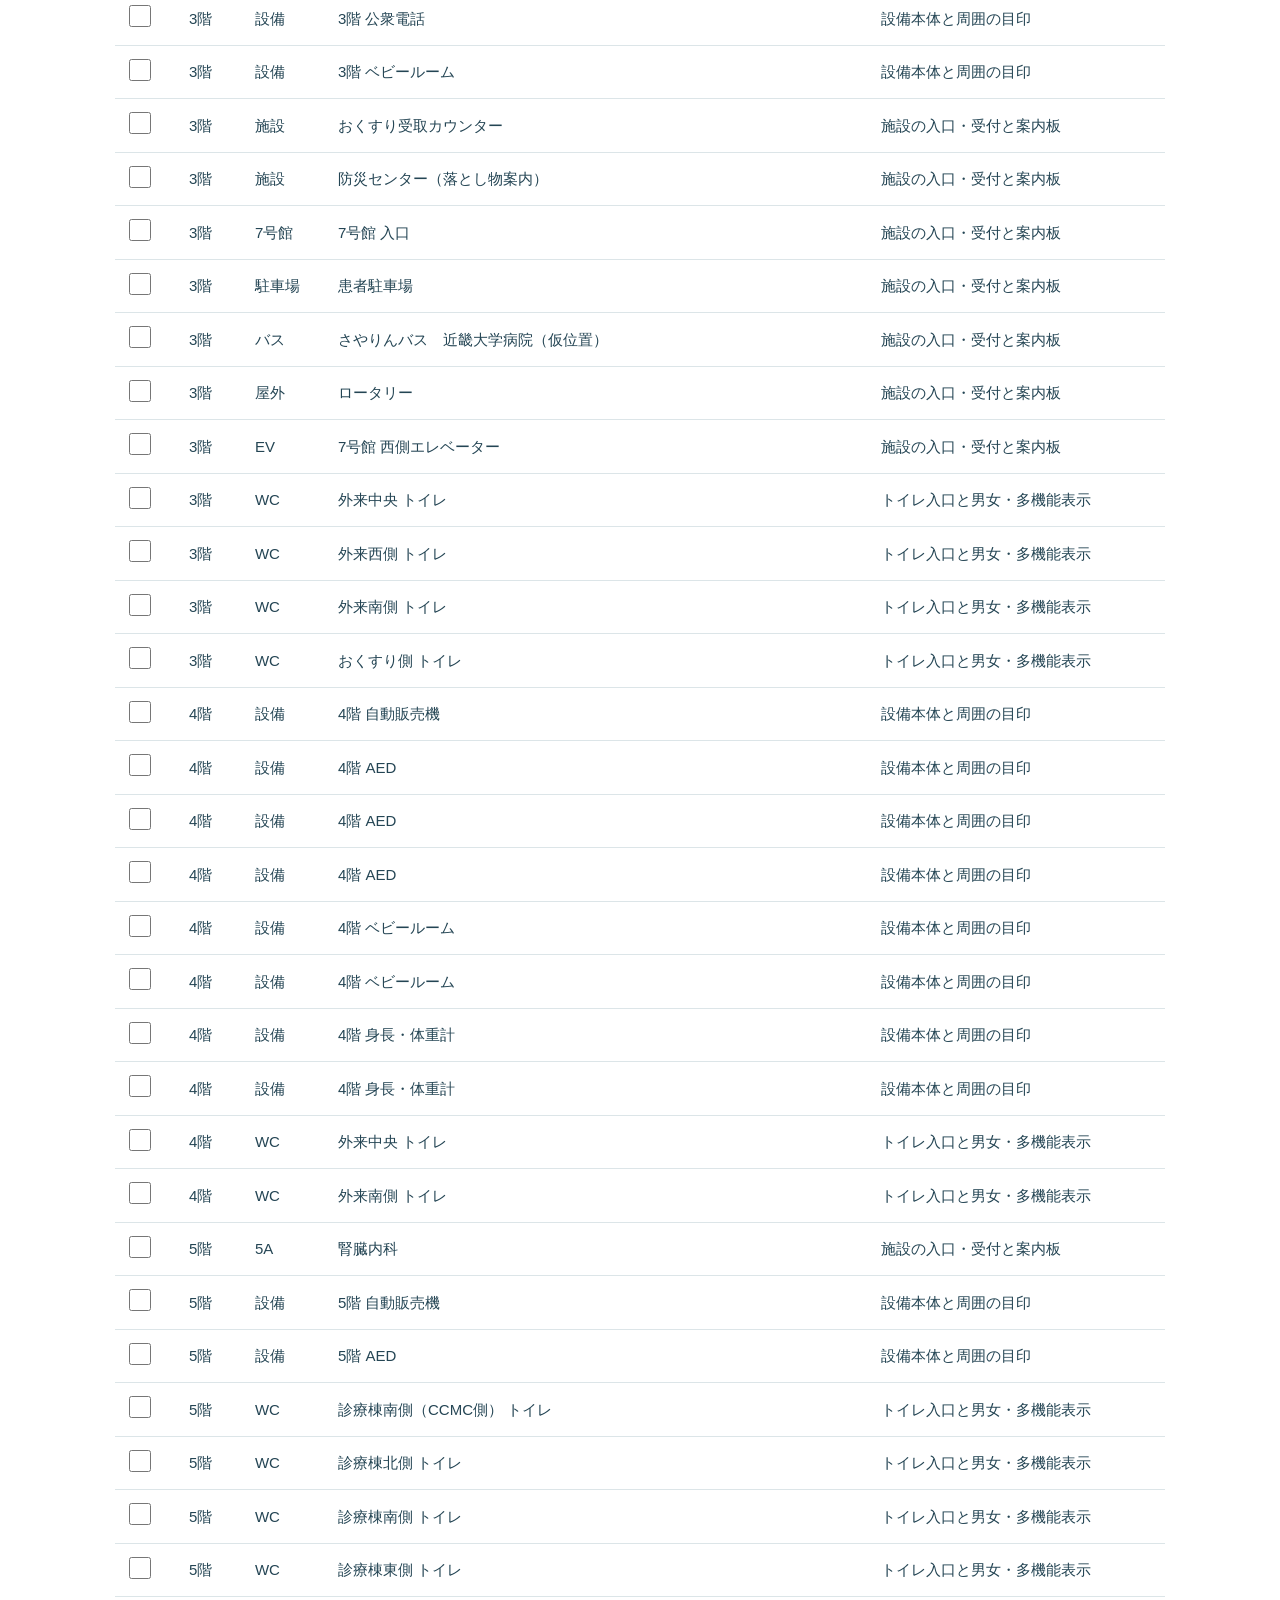
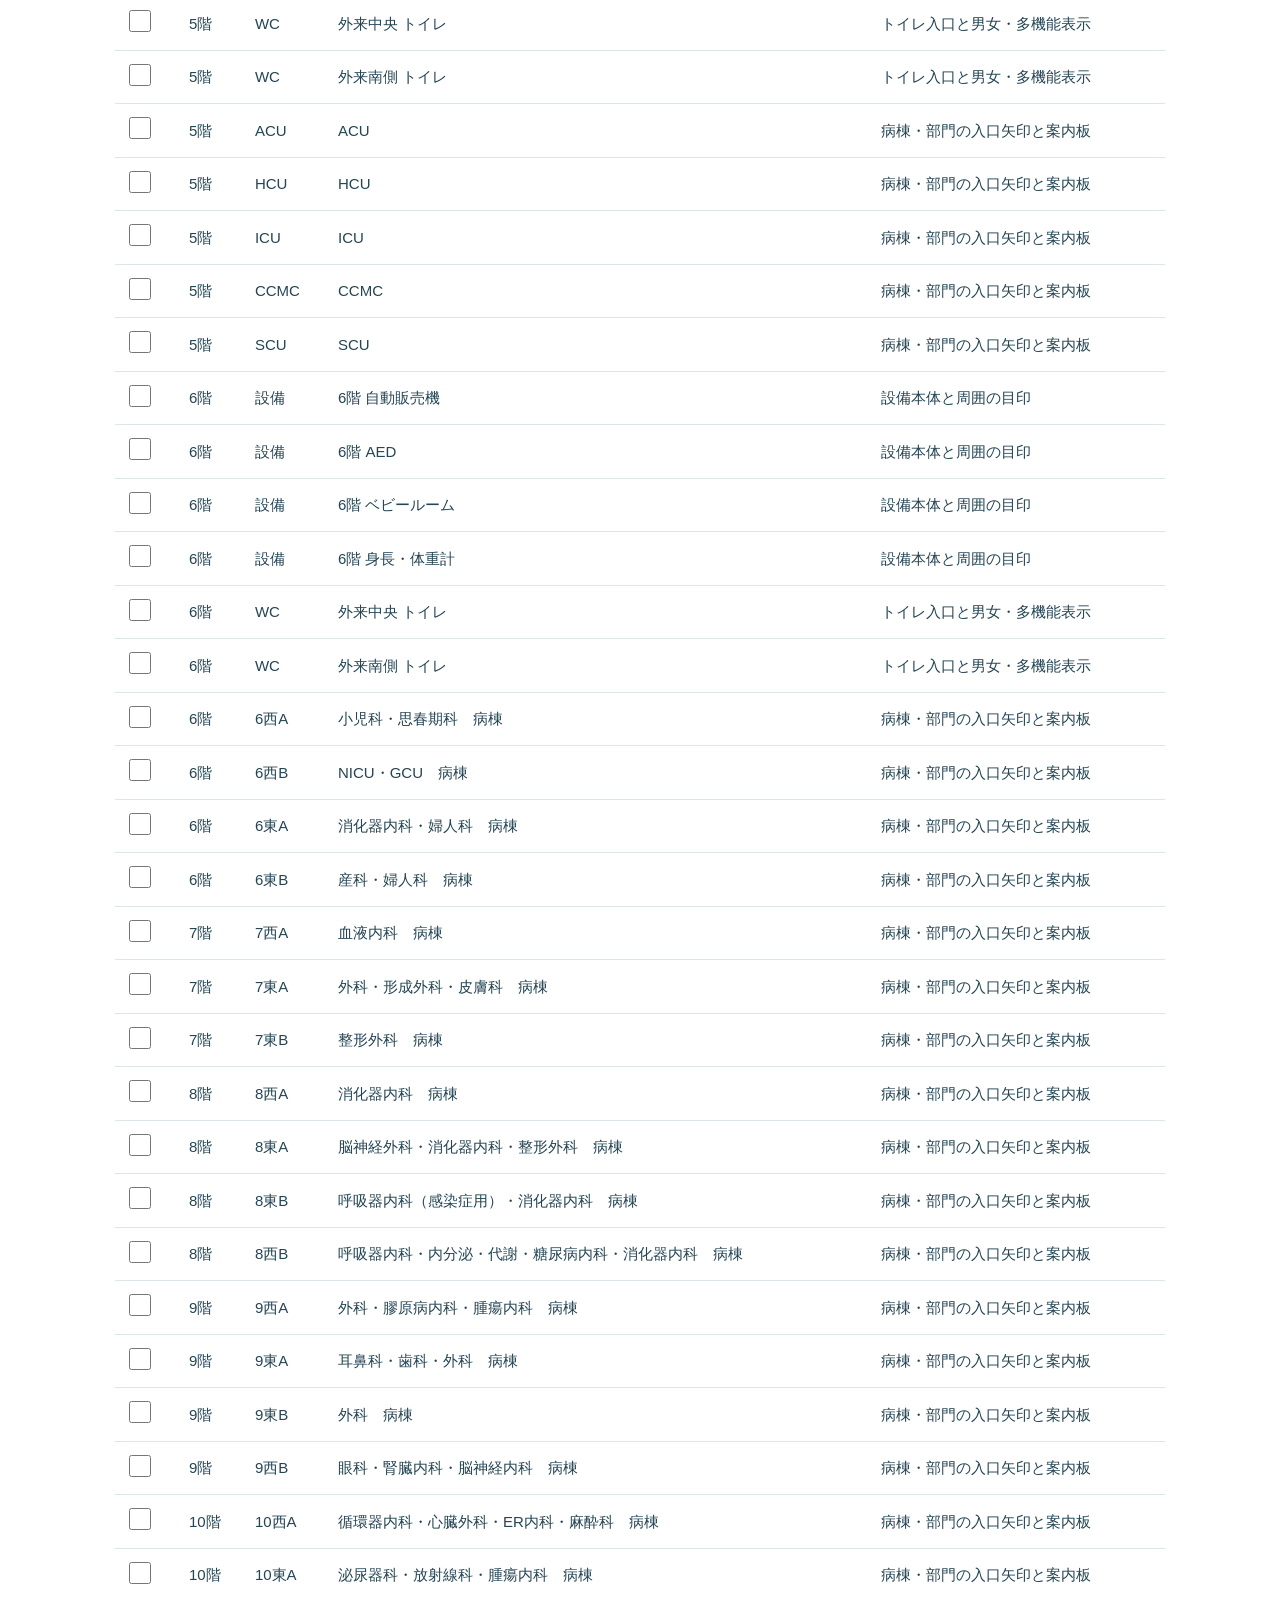
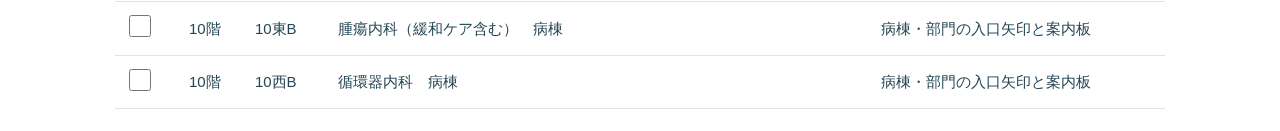
<file: docs/photo-checklist.html>
<!doctype html><html lang="ja"><meta charset="utf-8"><meta name="viewport" content="width=device-width,initial-scale=1"><title>撮影する施設リスト｜Maji Map</title><style>body{font:15px/1.7 sans-serif;color:#244554;padding:22px;max-width:1050px;margin:auto}table{border-collapse:collapse;width:100%}th,td{border-bottom:1px solid #dce5e8;padding:10px;text-align:left}input{width:22px;height:22px}a{color:#176f68}tr:has(input:checked){opacity:.45}button{padding:10px}@media print{button,a{display:none}}</style><a href="./">← マップへ</a><h1>撮影する施設リスト</h1><p>公式写真が未登録の目的地 86件（2026年10月28日）。階ごとに回り、入口・案内板・周囲の目印を撮影してください。病棟は入口までが対象です。</p><p>撮影完了のチェックはこの端末に保存します。患者さんや個人情報が写らない構図で、施設の撮影ルールに従ってください。</p><button onclick="window.print()">印刷・PDF保存</button> <a href="photo-checklist.csv" download>CSVを保存</a><table><thead><tr><th>完了</th><th>階</th><th>番号</th><th>施設</th><th>撮る場所</th></tr></thead><tbody><tr data-ref="outpatient:1::equipment-vending"><td><input type="checkbox" aria-label="1階 自動販売機の撮影完了"></td><td>1階</td><td>設備</td><td>1階 自動販売機</td><td>設備本体と周囲の目印</td></tr><tr data-ref="outpatient:1::equipment-aed"><td><input type="checkbox" aria-label="1階 AEDの撮影完了"></td><td>1階</td><td>設備</td><td>1階 AED</td><td>設備本体と周囲の目印</td></tr><tr data-ref="outpatient:1::publicToilet-central"><td><input type="checkbox" aria-label="外来中央 トイレの撮影完了"></td><td>1階</td><td>WC</td><td>外来中央 トイレ</td><td>トイレ入口と男女・多機能表示</td></tr><tr data-ref="outpatient:2::equipment-vending"><td><input type="checkbox" aria-label="2階 自動販売機の撮影完了"></td><td>2階</td><td>設備</td><td>2階 自動販売機</td><td>設備本体と周囲の目印</td></tr><tr data-ref="outpatient:2::equipment-paymentEmergency"><td><input type="checkbox" aria-label="救急外来　自動支払機の撮影完了"></td><td>2階</td><td>設備</td><td>救急外来　自動支払機</td><td>設備本体と周囲の目印</td></tr><tr data-ref="outpatient:2::equipment-aedNorth"><td><input type="checkbox" aria-label="2階 AEDの撮影完了"></td><td>2階</td><td>設備</td><td>2階 AED</td><td>設備本体と周囲の目印</td></tr><tr data-ref="outpatient:2::equipment-aedSouth"><td><input type="checkbox" aria-label="2階 AEDの撮影完了"></td><td>2階</td><td>設備</td><td>2階 AED</td><td>設備本体と周囲の目印</td></tr><tr data-ref="outpatient:2::equipment-phone"><td><input type="checkbox" aria-label="2階 公衆電話の撮影完了"></td><td>2階</td><td>設備</td><td>2階 公衆電話</td><td>設備本体と周囲の目印</td></tr><tr data-ref="outpatient:2::equipment-baby"><td><input type="checkbox" aria-label="2階 ベビールームの撮影完了"></td><td>2階</td><td>設備</td><td>2階 ベビールーム</td><td>設備本体と周囲の目印</td></tr><tr data-ref="outpatient:2::equipment-scale"><td><input type="checkbox" aria-label="2階 身長・体重計の撮影完了"></td><td>2階</td><td>設備</td><td>2階 身長・体重計</td><td>設備本体と周囲の目印</td></tr><tr data-ref="outpatient:2::building7EV"><td><input type="checkbox" aria-label="7号館 西側エレベーターの撮影完了"></td><td>2階</td><td>EV</td><td>7号館 西側エレベーター</td><td>施設の入口・受付と案内板</td></tr><tr data-ref="outpatient:2::publicToilet-gastro"><td><input type="checkbox" aria-label="消化器内科（2P）横 トイレの撮影完了"></td><td>2階</td><td>WC</td><td>消化器内科（2P）横 トイレ</td><td>トイレ入口と男女・多機能表示</td></tr><tr data-ref="outpatient:2::publicToilet-central"><td><input type="checkbox" aria-label="外来中央 トイレの撮影完了"></td><td>2階</td><td>WC</td><td>外来中央 トイレ</td><td>トイレ入口と男女・多機能表示</td></tr><tr data-ref="outpatient:2::publicToilet-south"><td><input type="checkbox" aria-label="外来南側 トイレの撮影完了"></td><td>2階</td><td>WC</td><td>外来南側 トイレ</td><td>トイレ入口と男女・多機能表示</td></tr><tr data-ref="hospital:3::afterHoursEntrance"><td><input type="checkbox" aria-label="時間外出入口の撮影完了"></td><td>3階</td><td>出入口</td><td>時間外出入口</td><td>出入口の両側と名称</td></tr><tr data-ref="hospital:3::southWestEntrance"><td><input type="checkbox" aria-label="3階出入口（外来棟西側）の撮影完了"></td><td>3階</td><td>出入口</td><td>3階出入口（外来棟西側）</td><td>出入口の両側と名称</td></tr><tr data-ref="hospital:3::southEastEntrance"><td><input type="checkbox" aria-label="3階出入口（インフォメーション前）の撮影完了"></td><td>3階</td><td>出入口</td><td>3階出入口（インフォメーション前）</td><td>出入口の両側と名称</td></tr><tr data-ref="hospital:3::receptionEntrance"><td><input type="checkbox" aria-label="3階出入口（総合受付側）の撮影完了"></td><td>3階</td><td>出入口</td><td>3階出入口（総合受付側）</td><td>出入口の両側と名称</td></tr><tr data-ref="outpatient:3::parkingPaymentOutdoor"><td><input type="checkbox" aria-label="患者駐車場 駐車場精算機の撮影完了"></td><td>3階</td><td>P</td><td>患者駐車場 駐車場精算機</td><td>設備本体と周囲の目印</td></tr><tr data-ref="outpatient:3::equipment-vending"><td><input type="checkbox" aria-label="3階 自動販売機の撮影完了"></td><td>3階</td><td>設備</td><td>3階 自動販売機</td><td>設備本体と周囲の目印</td></tr><tr data-ref="outpatient:3::equipment-payment"><td><input type="checkbox" aria-label="3階 自動支払機の撮影完了"></td><td>3階</td><td>設備</td><td>3階 自動支払機</td><td>設備本体と周囲の目印</td></tr><tr data-ref="outpatient:3::equipment-parking"><td><input type="checkbox" aria-label="3階 駐車場精算機の撮影完了"></td><td>3階</td><td>設備</td><td>3階 駐車場精算機</td><td>設備本体と周囲の目印</td></tr><tr data-ref="outpatient:3::equipment-aed"><td><input type="checkbox" aria-label="3階 AEDの撮影完了"></td><td>3階</td><td>設備</td><td>3階 AED</td><td>設備本体と周囲の目印</td></tr><tr data-ref="outpatient:3::equipment-phoneWest"><td><input type="checkbox" aria-label="3階 公衆電話の撮影完了"></td><td>3階</td><td>設備</td><td>3階 公衆電話</td><td>設備本体と周囲の目印</td></tr><tr data-ref="outpatient:3::equipment-phoneEast"><td><input type="checkbox" aria-label="3階 公衆電話の撮影完了"></td><td>3階</td><td>設備</td><td>3階 公衆電話</td><td>設備本体と周囲の目印</td></tr><tr data-ref="outpatient:3::equipment-baby"><td><input type="checkbox" aria-label="3階 ベビールームの撮影完了"></td><td>3階</td><td>設備</td><td>3階 ベビールーム</td><td>設備本体と周囲の目印</td></tr><tr data-ref="services::medicine"><td><input type="checkbox" aria-label="おくすり受取カウンターの撮影完了"></td><td>3階</td><td>施設</td><td>おくすり受取カウンター</td><td>施設の入口・受付と案内板</td></tr><tr data-ref="services::lost"><td><input type="checkbox" aria-label="防災センター（落とし物案内）の撮影完了"></td><td>3階</td><td>施設</td><td>防災センター（落とし物案内）</td><td>施設の入口・受付と案内板</td></tr><tr data-ref="outpatient:3::building7Entrance"><td><input type="checkbox" aria-label="7号館 入口の撮影完了"></td><td>3階</td><td>7号館</td><td>7号館 入口</td><td>施設の入口・受付と案内板</td></tr><tr data-ref="outpatient:3::patientParking"><td><input type="checkbox" aria-label="患者駐車場の撮影完了"></td><td>3階</td><td>駐車場</td><td>患者駐車場</td><td>施設の入口・受付と案内板</td></tr><tr data-ref="outpatient:3::rotaryBusStop"><td><input type="checkbox" aria-label="さやりんバス　近畿大学病院（仮位置）の撮影完了"></td><td>3階</td><td>バス</td><td>さやりんバス　近畿大学病院（仮位置）</td><td>施設の入口・受付と案内板</td></tr><tr data-ref="outpatient:3::rotary"><td><input type="checkbox" aria-label="ロータリーの撮影完了"></td><td>3階</td><td>屋外</td><td>ロータリー</td><td>施設の入口・受付と案内板</td></tr><tr data-ref="outpatient:3::building7EV"><td><input type="checkbox" aria-label="7号館 西側エレベーターの撮影完了"></td><td>3階</td><td>EV</td><td>7号館 西側エレベーター</td><td>施設の入口・受付と案内板</td></tr><tr data-ref="outpatient:3::publicToilet-central"><td><input type="checkbox" aria-label="外来中央 トイレの撮影完了"></td><td>3階</td><td>WC</td><td>外来中央 トイレ</td><td>トイレ入口と男女・多機能表示</td></tr><tr data-ref="outpatient:3::publicToilet-west"><td><input type="checkbox" aria-label="外来西側 トイレの撮影完了"></td><td>3階</td><td>WC</td><td>外来西側 トイレ</td><td>トイレ入口と男女・多機能表示</td></tr><tr data-ref="outpatient:3::publicToilet-south"><td><input type="checkbox" aria-label="外来南側 トイレの撮影完了"></td><td>3階</td><td>WC</td><td>外来南側 トイレ</td><td>トイレ入口と男女・多機能表示</td></tr><tr data-ref="outpatient:3::publicToilet-medicine"><td><input type="checkbox" aria-label="おくすり側 トイレの撮影完了"></td><td>3階</td><td>WC</td><td>おくすり側 トイレ</td><td>トイレ入口と男女・多機能表示</td></tr><tr data-ref="outpatient:4::equipment-vending"><td><input type="checkbox" aria-label="4階 自動販売機の撮影完了"></td><td>4階</td><td>設備</td><td>4階 自動販売機</td><td>設備本体と周囲の目印</td></tr><tr data-ref="outpatient:4::equipment-aedNorth"><td><input type="checkbox" aria-label="4階 AEDの撮影完了"></td><td>4階</td><td>設備</td><td>4階 AED</td><td>設備本体と周囲の目印</td></tr><tr data-ref="outpatient:4::equipment-aedSouth"><td><input type="checkbox" aria-label="4階 AEDの撮影完了"></td><td>4階</td><td>設備</td><td>4階 AED</td><td>設備本体と周囲の目印</td></tr><tr data-ref="outpatient:4::equipment-aedSurgery"><td><input type="checkbox" aria-label="4階 AEDの撮影完了"></td><td>4階</td><td>設備</td><td>4階 AED</td><td>設備本体と周囲の目印</td></tr><tr data-ref="outpatient:4::equipment-babyNorth"><td><input type="checkbox" aria-label="4階 ベビールームの撮影完了"></td><td>4階</td><td>設備</td><td>4階 ベビールーム</td><td>設備本体と周囲の目印</td></tr><tr data-ref="outpatient:4::equipment-babySouth"><td><input type="checkbox" aria-label="4階 ベビールームの撮影完了"></td><td>4階</td><td>設備</td><td>4階 ベビールーム</td><td>設備本体と周囲の目印</td></tr><tr data-ref="outpatient:4::equipment-scaleNorth"><td><input type="checkbox" aria-label="4階 身長・体重計の撮影完了"></td><td>4階</td><td>設備</td><td>4階 身長・体重計</td><td>設備本体と周囲の目印</td></tr><tr data-ref="outpatient:4::equipment-scaleSouth"><td><input type="checkbox" aria-label="4階 身長・体重計の撮影完了"></td><td>4階</td><td>設備</td><td>4階 身長・体重計</td><td>設備本体と周囲の目印</td></tr><tr data-ref="outpatient:4::publicToilet-central"><td><input type="checkbox" aria-label="外来中央 トイレの撮影完了"></td><td>4階</td><td>WC</td><td>外来中央 トイレ</td><td>トイレ入口と男女・多機能表示</td></tr><tr data-ref="outpatient:4::publicToilet-south"><td><input type="checkbox" aria-label="外来南側 トイレの撮影完了"></td><td>4階</td><td>WC</td><td>外来南側 トイレ</td><td>トイレ入口と男女・多機能表示</td></tr><tr data-ref="outpatient:5::5A"><td><input type="checkbox" aria-label="腎臓内科の撮影完了"></td><td>5階</td><td>5A</td><td>腎臓内科</td><td>施設の入口・受付と案内板</td></tr><tr data-ref="outpatient:5::equipment-vending"><td><input type="checkbox" aria-label="5階 自動販売機の撮影完了"></td><td>5階</td><td>設備</td><td>5階 自動販売機</td><td>設備本体と周囲の目印</td></tr><tr data-ref="outpatient:5::equipment-aed"><td><input type="checkbox" aria-label="5階 AEDの撮影完了"></td><td>5階</td><td>設備</td><td>5階 AED</td><td>設備本体と周囲の目印</td></tr><tr data-ref="outpatient:5::publicToilet-wardSouthOpposite"><td><input type="checkbox" aria-label="診療棟南側（CCMC側） トイレの撮影完了"></td><td>5階</td><td>WC</td><td>診療棟南側（CCMC側） トイレ</td><td>トイレ入口と男女・多機能表示</td></tr><tr data-ref="outpatient:5::publicToilet-wardNorth"><td><input type="checkbox" aria-label="診療棟北側 トイレの撮影完了"></td><td>5階</td><td>WC</td><td>診療棟北側 トイレ</td><td>トイレ入口と男女・多機能表示</td></tr><tr data-ref="outpatient:5::publicToilet-wardSouth"><td><input type="checkbox" aria-label="診療棟南側 トイレの撮影完了"></td><td>5階</td><td>WC</td><td>診療棟南側 トイレ</td><td>トイレ入口と男女・多機能表示</td></tr><tr data-ref="outpatient:5::publicToilet-wardEast"><td><input type="checkbox" aria-label="診療棟東側 トイレの撮影完了"></td><td>5階</td><td>WC</td><td>診療棟東側 トイレ</td><td>トイレ入口と男女・多機能表示</td></tr><tr data-ref="outpatient:5::publicToilet-central"><td><input type="checkbox" aria-label="外来中央 トイレの撮影完了"></td><td>5階</td><td>WC</td><td>外来中央 トイレ</td><td>トイレ入口と男女・多機能表示</td></tr><tr data-ref="outpatient:5::publicToilet-south"><td><input type="checkbox" aria-label="外来南側 トイレの撮影完了"></td><td>5階</td><td>WC</td><td>外来南側 トイレ</td><td>トイレ入口と男女・多機能表示</td></tr><tr data-ref="hospital:5::acu"><td><input type="checkbox" aria-label="ACUの撮影完了"></td><td>5階</td><td>ACU</td><td>ACU</td><td>病棟・部門の入口矢印と案内板</td></tr><tr data-ref="hospital:5::hcu"><td><input type="checkbox" aria-label="HCUの撮影完了"></td><td>5階</td><td>HCU</td><td>HCU</td><td>病棟・部門の入口矢印と案内板</td></tr><tr data-ref="hospital:5::icu"><td><input type="checkbox" aria-label="ICUの撮影完了"></td><td>5階</td><td>ICU</td><td>ICU</td><td>病棟・部門の入口矢印と案内板</td></tr><tr data-ref="hospital:5::ccmc"><td><input type="checkbox" aria-label="CCMCの撮影完了"></td><td>5階</td><td>CCMC</td><td>CCMC</td><td>病棟・部門の入口矢印と案内板</td></tr><tr data-ref="hospital:5::scu"><td><input type="checkbox" aria-label="SCUの撮影完了"></td><td>5階</td><td>SCU</td><td>SCU</td><td>病棟・部門の入口矢印と案内板</td></tr><tr data-ref="outpatient:6::equipment-vending"><td><input type="checkbox" aria-label="6階 自動販売機の撮影完了"></td><td>6階</td><td>設備</td><td>6階 自動販売機</td><td>設備本体と周囲の目印</td></tr><tr data-ref="outpatient:6::equipment-aed"><td><input type="checkbox" aria-label="6階 AEDの撮影完了"></td><td>6階</td><td>設備</td><td>6階 AED</td><td>設備本体と周囲の目印</td></tr><tr data-ref="outpatient:6::equipment-baby"><td><input type="checkbox" aria-label="6階 ベビールームの撮影完了"></td><td>6階</td><td>設備</td><td>6階 ベビールーム</td><td>設備本体と周囲の目印</td></tr><tr data-ref="outpatient:6::equipment-scale"><td><input type="checkbox" aria-label="6階 身長・体重計の撮影完了"></td><td>6階</td><td>設備</td><td>6階 身長・体重計</td><td>設備本体と周囲の目印</td></tr><tr data-ref="outpatient:6::publicToilet-central"><td><input type="checkbox" aria-label="外来中央 トイレの撮影完了"></td><td>6階</td><td>WC</td><td>外来中央 トイレ</td><td>トイレ入口と男女・多機能表示</td></tr><tr data-ref="outpatient:6::publicToilet-south"><td><input type="checkbox" aria-label="外来南側 トイレの撮影完了"></td><td>6階</td><td>WC</td><td>外来南側 トイレ</td><td>トイレ入口と男女・多機能表示</td></tr><tr data-ref="hospital:6::westA"><td><input type="checkbox" aria-label="小児科・思春期科　病棟の撮影完了"></td><td>6階</td><td>6西A</td><td>小児科・思春期科　病棟</td><td>病棟・部門の入口矢印と案内板</td></tr><tr data-ref="hospital:6::westB"><td><input type="checkbox" aria-label="NICU・GCU　病棟の撮影完了"></td><td>6階</td><td>6西B</td><td>NICU・GCU　病棟</td><td>病棟・部門の入口矢印と案内板</td></tr><tr data-ref="hospital:6::eastA"><td><input type="checkbox" aria-label="消化器内科・婦人科　病棟の撮影完了"></td><td>6階</td><td>6東A</td><td>消化器内科・婦人科　病棟</td><td>病棟・部門の入口矢印と案内板</td></tr><tr data-ref="hospital:6::eastB"><td><input type="checkbox" aria-label="産科・婦人科　病棟の撮影完了"></td><td>6階</td><td>6東B</td><td>産科・婦人科　病棟</td><td>病棟・部門の入口矢印と案内板</td></tr><tr data-ref="hospital:7::westA"><td><input type="checkbox" aria-label="血液内科　病棟の撮影完了"></td><td>7階</td><td>7西A</td><td>血液内科　病棟</td><td>病棟・部門の入口矢印と案内板</td></tr><tr data-ref="hospital:7::eastA"><td><input type="checkbox" aria-label="外科・形成外科・皮膚科　病棟の撮影完了"></td><td>7階</td><td>7東A</td><td>外科・形成外科・皮膚科　病棟</td><td>病棟・部門の入口矢印と案内板</td></tr><tr data-ref="hospital:7::eastB"><td><input type="checkbox" aria-label="整形外科　病棟の撮影完了"></td><td>7階</td><td>7東B</td><td>整形外科　病棟</td><td>病棟・部門の入口矢印と案内板</td></tr><tr data-ref="hospital:8::westA"><td><input type="checkbox" aria-label="消化器内科　病棟の撮影完了"></td><td>8階</td><td>8西A</td><td>消化器内科　病棟</td><td>病棟・部門の入口矢印と案内板</td></tr><tr data-ref="hospital:8::eastA"><td><input type="checkbox" aria-label="脳神経外科・消化器内科・整形外科　病棟の撮影完了"></td><td>8階</td><td>8東A</td><td>脳神経外科・消化器内科・整形外科　病棟</td><td>病棟・部門の入口矢印と案内板</td></tr><tr data-ref="hospital:8::eastB"><td><input type="checkbox" aria-label="呼吸器内科（感染症用）・消化器内科　病棟の撮影完了"></td><td>8階</td><td>8東B</td><td>呼吸器内科（感染症用）・消化器内科　病棟</td><td>病棟・部門の入口矢印と案内板</td></tr><tr data-ref="hospital:8::westB"><td><input type="checkbox" aria-label="呼吸器内科・内分泌・代謝・糖尿病内科・消化器内科　病棟の撮影完了"></td><td>8階</td><td>8西B</td><td>呼吸器内科・内分泌・代謝・糖尿病内科・消化器内科　病棟</td><td>病棟・部門の入口矢印と案内板</td></tr><tr data-ref="hospital:9::westA"><td><input type="checkbox" aria-label="外科・膠原病内科・腫瘍内科　病棟の撮影完了"></td><td>9階</td><td>9西A</td><td>外科・膠原病内科・腫瘍内科　病棟</td><td>病棟・部門の入口矢印と案内板</td></tr><tr data-ref="hospital:9::eastA"><td><input type="checkbox" aria-label="耳鼻科・歯科・外科　病棟の撮影完了"></td><td>9階</td><td>9東A</td><td>耳鼻科・歯科・外科　病棟</td><td>病棟・部門の入口矢印と案内板</td></tr><tr data-ref="hospital:9::eastB"><td><input type="checkbox" aria-label="外科　病棟の撮影完了"></td><td>9階</td><td>9東B</td><td>外科　病棟</td><td>病棟・部門の入口矢印と案内板</td></tr><tr data-ref="hospital:9::westB"><td><input type="checkbox" aria-label="眼科・腎臓内科・脳神経内科　病棟の撮影完了"></td><td>9階</td><td>9西B</td><td>眼科・腎臓内科・脳神経内科　病棟</td><td>病棟・部門の入口矢印と案内板</td></tr><tr data-ref="hospital:10::westA"><td><input type="checkbox" aria-label="循環器内科・心臓外科・ER内科・麻酔科　病棟の撮影完了"></td><td>10階</td><td>10西A</td><td>循環器内科・心臓外科・ER内科・麻酔科　病棟</td><td>病棟・部門の入口矢印と案内板</td></tr><tr data-ref="hospital:10::eastA"><td><input type="checkbox" aria-label="泌尿器科・放射線科・腫瘍内科　病棟の撮影完了"></td><td>10階</td><td>10東A</td><td>泌尿器科・放射線科・腫瘍内科　病棟</td><td>病棟・部門の入口矢印と案内板</td></tr><tr data-ref="hospital:10::eastB"><td><input type="checkbox" aria-label="腫瘍内科（緩和ケア含む）　病棟の撮影完了"></td><td>10階</td><td>10東B</td><td>腫瘍内科（緩和ケア含む）　病棟</td><td>病棟・部門の入口矢印と案内板</td></tr><tr data-ref="hospital:10::westB"><td><input type="checkbox" aria-label="循環器内科　病棟の撮影完了"></td><td>10階</td><td>10西B</td><td>循環器内科　病棟</td><td>病棟・部門の入口矢印と案内板</td></tr></tbody></table><script>let saved={};try{saved=JSON.parse(localStorage.getItem('maji-photo-checklist-v1')||'{}')}catch{}for(const r of document.querySelectorAll('tr[data-ref]')){const c=r.querySelector('input');c.checked=!!saved[r.dataset.ref];c.onchange=()=>{saved[r.dataset.ref]=c.checked;localStorage.setItem('maji-photo-checklist-v1',JSON.stringify(saved));};}</script></html>
</file>
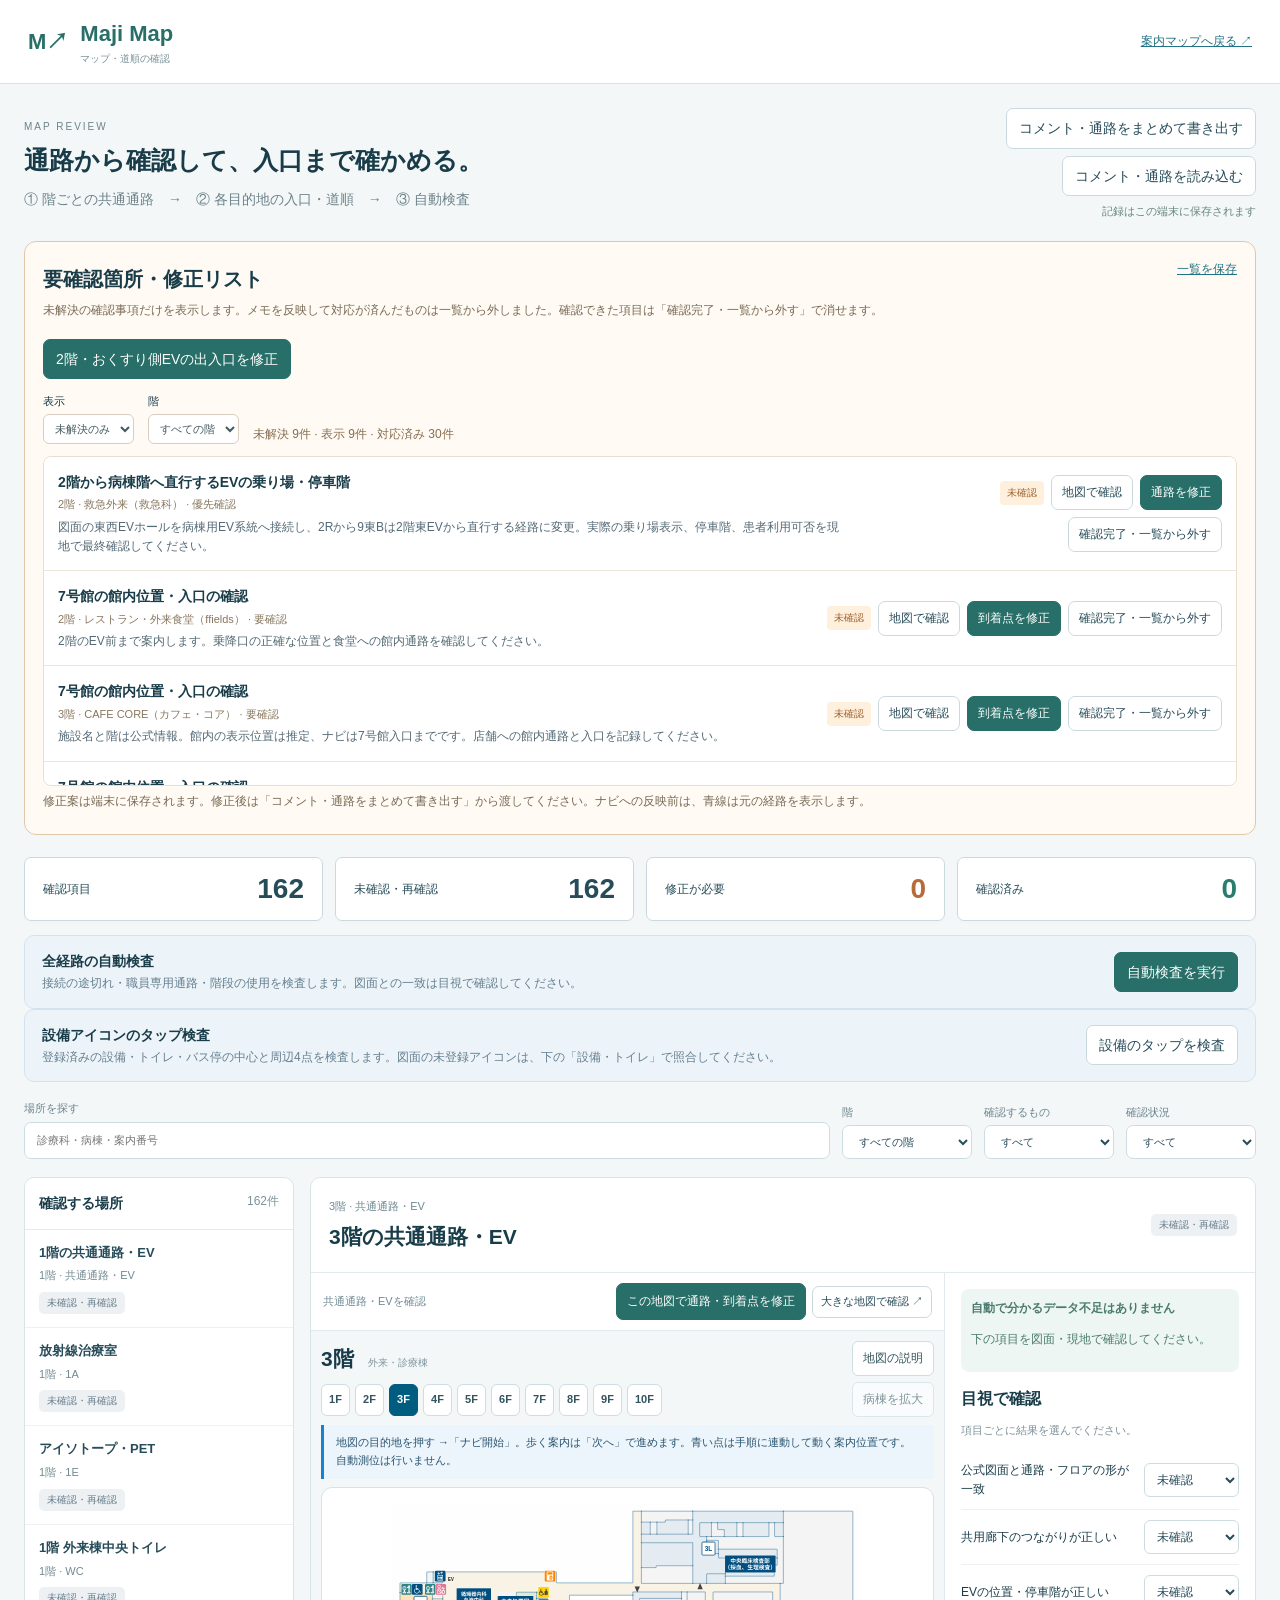
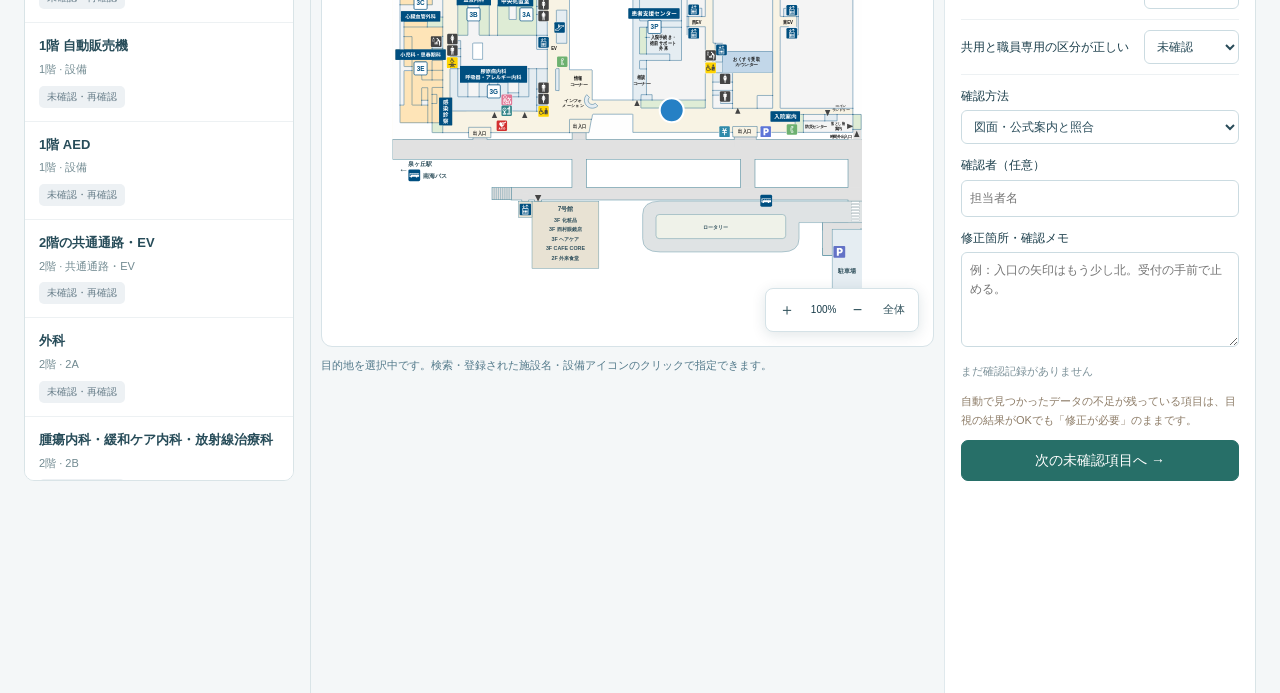
<file: docs/review.html>
<!doctype html><html lang="ja"><head><meta charset="utf-8"><meta name="viewport" content="width=device-width,initial-scale=1"><title>Maji Map｜マップ・道順の確認</title><link rel="stylesheet" href="review.css?v=20261110g"></head><body><header><a class="brand" href="./">M↗ <span>Maji Map<small>マップ・道順の確認</small></span></a><a href="./">案内マップへ戻る ↗</a></header><main><section class="intro"><div><p class="eyebrow">MAP REVIEW</p><h1>通路から確認して、入口まで確かめる。</h1><p>① 階ごとの共通通路　→　② 各目的地の入口・道順　→　③ 自動検査</p></div><div class="file-actions"><button id="exportReview">コメント・通路をまとめて書き出す</button><button id="importReview">コメント・通路を読み込む</button><input id="importFile" type="file" accept="application/json,.json" hidden><span id="saveStatus" role="status">記録はこの端末に保存されます</span></div></section><section id="routeConcerns" class="route-concerns"><div class="concern-heading"><div><h2>要確認箇所・修正リスト</h2><p>未解決の確認事項だけを表示します。メモを反映して対応が済んだものは一覧から外しました。確認できた項目は「確認完了・一覧から外す」で消せます。</p></div><a id="concernDownload" href="route-concerns.md" download>一覧を保存</a></div><p><button id="editMedicineEV" class="primary" disabled>2階・おくすり側EVの出入口を修正</button></p><div class="concern-controls"><label>表示<select id="concernStatus"><option value="open">未解決のみ</option><option value="all">すべて</option></select></label><label>階<select id="concernFloor"><option value="all">すべての階</option></select></label><span id="concernCount" role="status"></span></div><div id="concernList" class="concern-list"></div><p class="concern-help">修正案は端末に保存されます。修正後は「コメント・通路をまとめて書き出す」から渡してください。ナビへの反映前は、青線は元の経路を表示します。</p></section><section class="stats" aria-label="確認の進捗"><button data-status="all"><small>確認項目</small><strong id="allCount">129</strong></button><button data-status="pending"><small>未確認・再確認</small><strong id="pendingCount">—</strong></button><button data-status="issue" class="issue-stat"><small>修正が必要</small><strong id="issueCount">—</strong></button><button data-status="confirmed" class="confirmed-stat"><small>確認済み</small><strong id="confirmedCount">—</strong></button></section><section class="audit-bar"><div><strong>全経路の自動検査</strong><p id="auditSummary" role="status">接続の途切れ・職員専用通路・階段の使用を検査します。図面との一致は目視で確認してください。</p></div><button id="runAudit" class="primary">自動検査を実行</button><progress id="auditProgress" max="2550" value="0" hidden></progress></section><section class="audit-bar" id="equipmentAudit"><div><strong>設備アイコンのタップ検査</strong><p id="equipmentAuditSummary" role="status">登録済みの設備・トイレ・バス停の中心と周辺4点を検査します。図面の未登録アイコンは、下の「設備・トイレ」で照合してください。</p><ul id="equipmentAuditIssues" hidden></ul></div><button id="runEquipmentAudit" class="secondary">設備のタップを検査</button></section><section class="filters" aria-label="確認対象の絞り込み"><label class="search-label">場所を探す<input id="reviewSearch" type="search" placeholder="診療科・病棟・案内番号"></label><label>階<select id="reviewFloor"><option value="all">すべての階</option></select></label><label>確認するもの<select id="reviewKind"><option value="all">すべて</option><option value="floor">共通通路・EV</option><option value="destination">目的地</option><option value="equipment">設備・トイレ</option></select></label><label>確認状況<select id="reviewStatus"><option value="all">すべて</option><option value="issue">修正が必要</option><option value="pending">未確認・再確認</option><option value="confirmed">確認済み</option></select></label></section><div class="review-layout"><aside class="queue"><div class="queue-heading"><strong>確認する場所</strong><span id="queueCount"></span></div><div id="reviewQueue" role="list"></div></aside><section class="workspace"><div class="work-title"><div><small id="selectedMeta"></small><h2 id="selectedTitle"></h2></div><span id="selectedStatus" class="badge"></span></div><div class="work-body"><div class="map-column"><div class="map-actions"><span id="mapStatus" role="status">地図を読み込み中</span><button id="editCorridor" class="primary">この地図で通路・到着点を修正</button><button id="openMap">大きな地図で確認 ↗</button><button id="editEntry" hidden>入口矢印を編集</button></div><iframe id="reviewMap" src="./?review=1&floor=3&v=20261110g" title="確認用の案内マップ"></iframe><div class="map-guidance"><strong>青い線が実際の廊下を通っているか、入口の直前で終わるかを確認します。</strong><p>「この地図で通路・到着点を修正」を押し、廊下をクリックして線を描きます。点をドラッグして直せます。橙・紫・灰は編集記録、青は現在の案内経路です。新しい編集はナビへ反映すると青線に変わります。</p><a href="https://www.med.kindai.ac.jp/floormap_facility.html" target="_blank" rel="noopener">公式フロアマップを開く ↗</a>　<a id="annotationLink" href="annotate.html" target="_blank" rel="noopener">同じマップの通路編集を別画面で開く ↗</a><p id="annotationSummary" role="status"></p></div></div><div class="check-column"><div id="automaticIssues" class="automatic-issues"></div><div id="staleNotice" class="stale" hidden><strong>地図の更新後、再確認が必要です。</strong><p>以前の記録は残しています。再度確認してから下のボタンを押してください。</p><button id="ackRevision">この版で再確認した</button></div><form id="checkForm"><h3>目視で確認</h3><p class="muted">項目ごとに結果を選んでください。</p><div id="checkFields"></div><label>確認方法<select id="reviewMethod"><option value="drawing">図面・公式案内と照合</option><option value="onsite">現地を歩いて確認</option></select></label><label>確認者（任意）<input id="reviewer" type="text" maxlength="80" placeholder="担当者名"></label><label>修正箇所・確認メモ<textarea id="reviewNote" rows="4" maxlength="4000" placeholder="例：入口の矢印はもう少し北。受付の手前で止める。"></textarea></label><small id="updatedAt" class="muted"></small></form><p class="record-note">自動で見つかったデータの不足が残っている項目は、目視の結果がOKでも「修正が必要」のままです。</p><button id="nextUnreviewed" class="primary wide">次の未確認項目へ →</button></div></div></section></div><details class="data-backup"><summary>確認データを表示・コピー</summary><p>ファイルの保存ができない場合は、ここからコピーできます。</p><button id="showReviewData">最新の記録を表示</button><textarea id="reviewDataText" readonly rows="8" aria-label="書き出し用の確認記録"></textarea></details><footer>確認記録はこの端末のブラウザに保存します。他の端末へ渡す場合や、このチャットで修正を依頼する場合は、記録を書き出してください。</footer></main><script src="catalog.js?v=20261110g"></script><script src="clinics.js?v=20261110g"></script><script src="route-engine.js?v=20261110g"></script><script src="confirmed-navigation-data.js?v=20261110g"></script><script src="additional-navigation-data.js?v=20261110g"></script><script src="mobility-data.js?v=20261119d"></script><script src="mobility-network.js?v=20261110g"></script><script src="confirmed-network.js?v=20261110g"></script><script src="review-catalog.js?v=20261119d"></script><script src="review-core.js?v=20261110g"></script><script src="unified-data.js?v=20261111s"></script><script src="map-annotation-core.js?v=20261110g"></script><script src="review.js?v=20261110g"></script><script src="review-concerns.js?v=20261110g"></script></body></html>
</file>
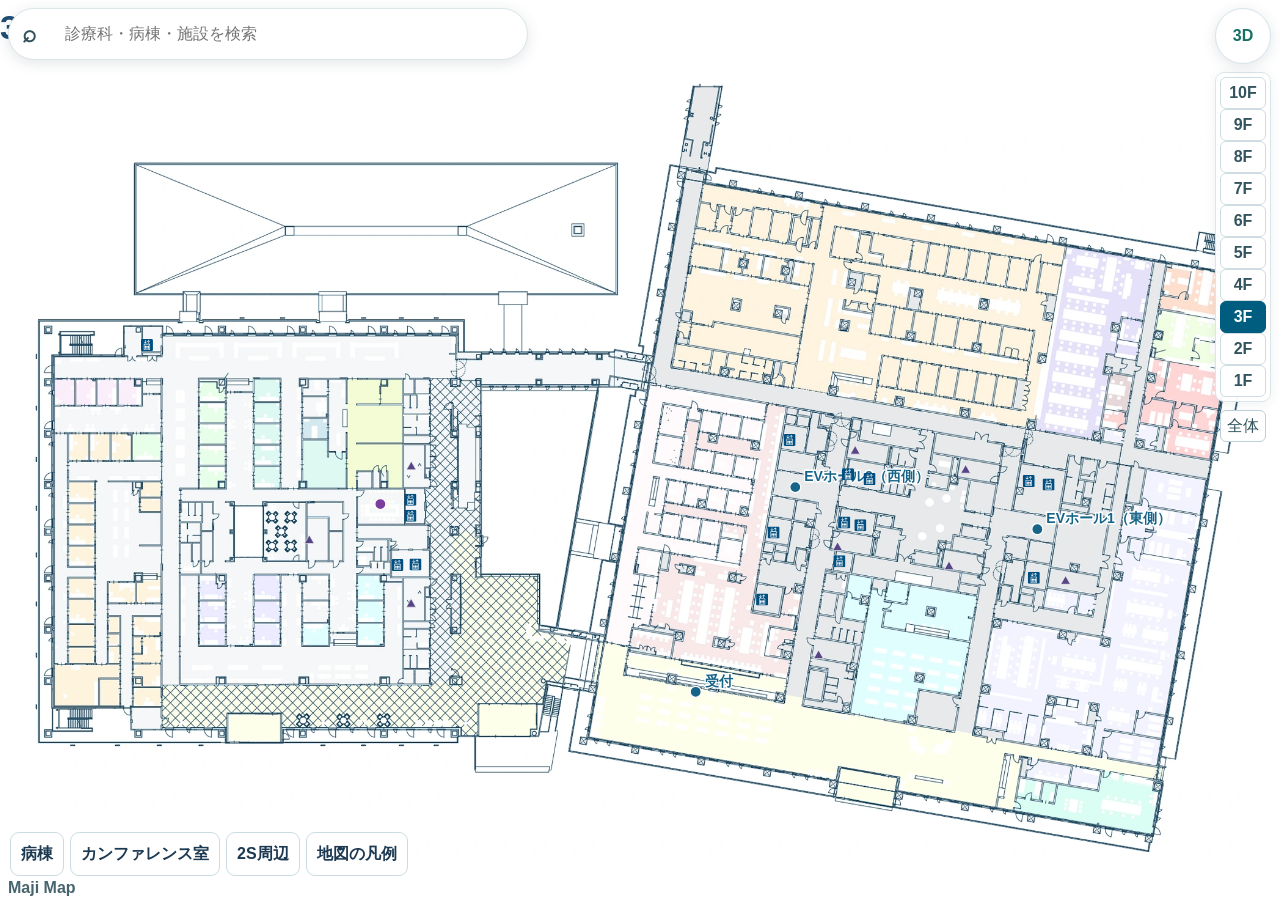
<file: docs/staff-detail.html>
<!doctype html><html lang="ja"><meta charset="utf-8">
<title>Maji Map｜職員用</title><a href="staff.html">職員用マップを開く</a>
<script>location.replace('staff.html' + location.search + location.hash);</script></html>
</file>
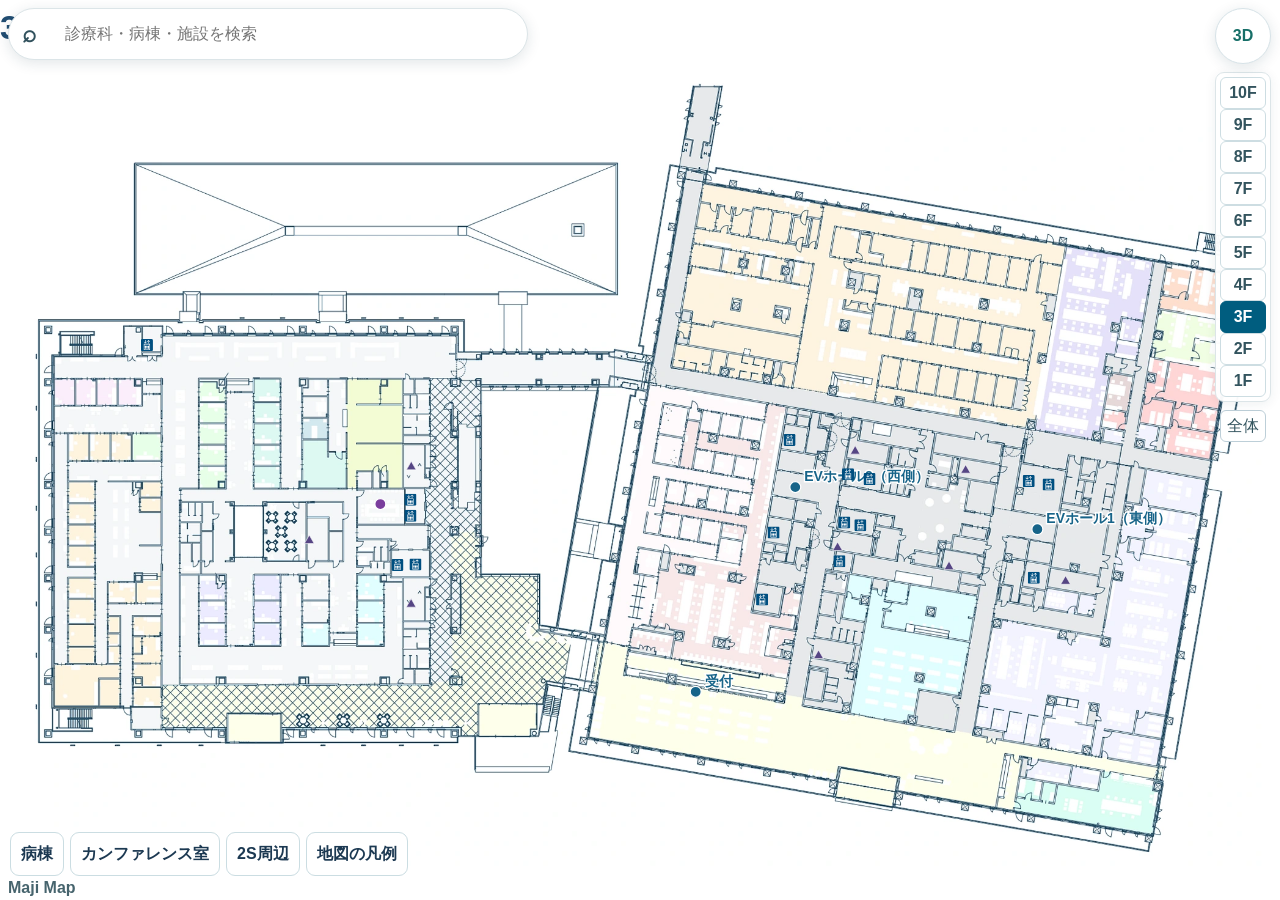
<file: docs/staff.html>
<!doctype html><html lang="ja" data-map-loading><head><meta charset="utf-8"><meta name="viewport" content="width=device-width,initial-scale=1,viewport-fit=cover"><title>Maji Map｜職員用</title><style>
html[data-map-loading] body > :not(#mapStartup):not(script) { opacity:0!important; visibility:hidden!important; pointer-events:none!important }
#mapStartup { position:fixed; inset:0; display:grid; place-content:center; margin:0; padding:24px; color:#244554; background:#f4f7f8; font:16px/1.5 system-ui,sans-serif; text-align:center }
html:not([data-map-loading]) #mapStartup { display:none }
</style><script>
let mapStartupFailed=false;
function recordMapStartupError(event) {
 if(event instanceof ErrorEvent||event.target?.matches?.('script[src],link[rel=stylesheet]'))mapStartupFailed=true;
}
window.addEventListener('error',recordMapStartupError,true);
</script><meta name="description" content="外来受付と病棟の入口までを案内する、来院者向けの1〜10階マップ。"><link rel="stylesheet" href="unified.css?v=20261110g"><link rel="stylesheet" href="map-3d.css?v=20261110g"><link rel="stylesheet" href="destination-photos.css?v=20261111v"><link rel="stylesheet" href="visitor-experience.css?v=20261110g"><link rel="stylesheet" href="route-experience.css?v=20261111w"><link rel="stylesheet" href="discovery-experience.css?v=20261110g"><link rel="stylesheet" href="visitor-refinements.css?v=20261110g"><link rel="stylesheet" href="visitor-updates.css?v=20261112g"></head><body class="map-first staff-map">
<header><a class="brand" href="staff.html"><b>M↗</b><span>Maji Map<small>職員用</small></span></a><nav><a href="review.html#routeConcerns">要確認箇所・修正</a><a href="status.html">現在の状態</a></nav><span class="demo">開発デモ</span></header>
<div id="mapStartup" role="status"><span>マップを読み込んでいます…</span><noscript>マップを使うにはJavaScriptを有効にしてください。</noscript></div>

<main class="settings-hidden" inert><aside id="settings"><div class="aside-top"><p class="eyebrow">HOSPITAL WAYFINDING</p><h1>出発地・目的地を設定</h1><p>外来と病棟を、ひとつの地図で。</p></div><section class="location-card start-card"><h2><i class="start-dot"></i>出発地</h2><strong id="currentName">総合受付</strong><small id="currentFloor">3階</small><details><summary>一覧から出発地を選ぶ</summary><label for="fromSelect">出発する場所</label><select id="fromSelect"></select><p id="plotHelp" class="muted">出発地は手動で設定します。</p></details></section>
<section id="chosenPlace" class="chosen goal-card" aria-live="polite"><small><i class="goal-dot"></i>目的地</small><h2 id="chosenName">場所を選んでください</h2><p id="chosenFloor"></p><div class="actions"></div></section><section class="location-card destination-card"><h2><i class="goal-dot"></i><span id="searchModeLabel">目的地を探す</span></h2><label class="sr" for="findPlace">科名・場所・案内番号で検索</label><div class="filters" role="group" aria-label="目的地の種類"><button data-filter="all" aria-pressed="true">すべて</button><button data-filter="clinic" aria-pressed="false">外来</button><button data-filter="ward" aria-pressed="false">病棟・リハビリ</button><button data-filter="counter" aria-pressed="false">受付・窓口</button><button data-filter="amenity" aria-pressed="false">食事・買い物</button><button data-filter="equipment" aria-pressed="false">設備</button><button data-filter="entrance" aria-pressed="false">出入口</button></div><div id="resultCount" class="muted" aria-live="polite"></div><div id="placeResults" class="place-results"></div></section>
</aside>
<section class="map-area"><div class="map-heading"><div><p class="eyebrow">ONE CONTINUOUS FLOOR MAP</p><h2 id="floorTitle">3階 <span>外来・診療棟</span></h2></div><button id="mapInfoButton" class="secondary info-button">地図の説明</button></div><div class="mobility-controls" hidden><label><span class="sr">移動方法</span><select id="travelChoice"><option value="auto">徒歩</option><option value="stretcher">ストレッチャー</option><option value="elevator">車椅子（EVのみ）</option></select></label></div><div id="mapSearchBar" class="map-search-bar"><button id="openPlaceSearch" aria-label="検索候補を開く" aria-expanded="false">⌕</button><input id="findPlace" type="search" aria-label="科名・場所・案内番号で検索" placeholder="診療科・病棟・施設を検索" autocomplete="off"><button id="clearPlaceSearch" aria-label="検索をクリア">×</button></div><div class="floor-toolbar"><div id="allFloors" class="floors" role="group" aria-label="表示する階"></div><button id="wardFocus" class="secondary">病棟を拡大</button></div><section id="arrowEditorPanel" class="arrow-editor" aria-label="入口矢印の編集" hidden><div class="arrow-editor-title"><strong>入口矢印を調整</strong><span id="arrowSaveStatus" role="status">この端末に自動保存</span></div><p>入口を選び、地図の青い丸をドラッグしてください。矢印の表示だけを調整し、通行ルートは変更しません。</p><div class="arrow-fields"><label>編集する入口<select id="arrowSelect"></select></label><label>向き<select id="arrowDirection"><option value="270">↑ 上向き</option><option value="0">→ 右向き</option><option value="90">↓ 下向き</option><option value="180">← 左向き</option></select></label></div><div class="arrow-actions"><span>位置を微調整</span><button data-arrow-nudge="0,-4" aria-label="矢印を上へ">↑</button><button data-arrow-nudge="-4,0" aria-label="矢印を左へ">←</button><button data-arrow-nudge="4,0" aria-label="矢印を右へ">→</button><button data-arrow-nudge="0,4" aria-label="矢印を下へ">↓</button><button id="undoArrow">元に戻す</button><button id="resetArrow">この入口を初期位置に</button></div><div class="arrow-actions"><button id="exportArrows" class="primary">修正データを書き出す</button><button id="importArrows" class="secondary">修正データを読み込む</button><input id="arrowImportFile" type="file" accept="application/json,.json" hidden></div><p class="muted">他の端末やサイト全体にも反映する場合は、書き出したファイルをこのチャットに添付してください。</p></section><section id="annPanel" class="corridor-panel" aria-label="通路・到着点の修正" hidden><div class="ann-heading"><strong>この地図で通路・到着点を修正</strong><button id="annClose">保存して確認に戻る</button></div><p id="annContext" class="ann-context" hidden></p><p class="ann-explainer">通路は1回描き、受付への枝道を追加できます。修正は端末に自動保存します。<b>ナビへ反映すると青線が更新されます。</b></p><div class="ann-tools" role="group" aria-label="修正するもの"><button data-ann-tool="select" aria-pressed="true">選択・点を動かす</button><button data-ann-tool="corridor" aria-pressed="false">新しい通路</button><button data-ann-tool="entrance" aria-pressed="false">出入口を置く</button><button data-ann-tool="arrival" aria-pressed="false">到着点を置く</button><button id="annCopy">表示中の経路をコピー</button></div><details id="annMetadata" class="ann-metadata"><summary>目的地・通行区分・確認メモを設定</summary><div class="ann-fields"><label>つなぐ目的地<select id="annTarget"></select></label><label>修正案の名称<input id="annName" maxlength="120" value="通路の修正案"></label><label>通行区分<select id="annAccess"><option value="unknown">未確認</option><option value="patient">患者・職員共用</option><option value="staff">職員専用</option></select></label><label>確認状態<select id="annReview"><option value="draft">下書き</option><option value="drawing">図面で確認済み</option><option value="onsite">現地で確認済み</option></select></label></div><label class="ann-note">修正案のメモ<input id="annNote" maxlength="4000" placeholder="扉の手前で終了、通路の曲がり角など"></label></details><div class="ann-actions"><label><input id="annSnap" type="checkbox" checked> 近くの記録済み通路につなぐ</label><label><input id="annOrthogonal" type="checkbox" checked> 直角補正</label><button id="annFinish" class="primary" disabled>線を確定</button><button id="annUndo" disabled>編集を元に戻す</button></div><div class="ann-actions"><strong id="annSelection">新しい修正案</strong><span id="annVertex"></span><button id="annAddPoint" disabled>選択点の次に点を追加</button><button id="annRemovePoint" disabled>選択点を削除</button><button id="annSquare" disabled>選択した線を直角に整える</button><button id="annDelete" disabled>選択した記録を削除</button></div><p id="annStatus" role="status">曲がり角をクリックして描き、丸い点をドラッグして修正します。</p><details><summary>この階の記録 <span id="annCount">0件</span>・データの保存</summary><div id="annRecords" class="ann-records"></div><div class="ann-actions"><button id="annData">データを表示</button><button id="annExport">修正案を書き出す</button><label class="ann-import">修正案を読み込む<input id="annImport" type="file" accept="application/json,.json"></label><a href="annotate-legacy.html" target="_blank" rel="noopener">旧図面の記録を確認 ↗</a></div></details><p class="ann-legend">橙：共用の修正案　紫：区分未確認　灰：職員専用　破線：下書き。青線は既存の案内です。</p></section><dialog id="annDialog"><h2>通路・到着点の修正案</h2><textarea id="annJson" readonly rows="12" aria-label="現在のマップの通路修正データ"></textarea><button id="annDialogClose">閉じる</button></dialog><p id="walkingHint" class="walking-hint">地図の目的地を押す →「ナビ開始」。歩く案内は「次へ」で進めます。青い点は手順に連動して動く案内位置です。自動測位は行いません。</p><div id="routeSummary" class="route-summary" hidden><div><strong id="routeSummaryText"></strong><div id="routeJourney" class="route-journey"></div></div><div class="route-summary-actions"><button id="beginNavigation" class="primary">ナビ開始</button><button id="routeConcernLink" class="secondary" hidden>要確認箇所</button></div></div><button id="returnToPosition" class="return-position" type="button" aria-label="現在地に戻る" title="現在地に戻る" hidden><svg viewBox="0 0 24 24" width="18" height="18" aria-hidden="true" fill="none" stroke="currentColor" stroke-width="1.8" stroke-linecap="round"><circle cx="12" cy="12" r="7"/><circle cx="12" cy="12" r="2.5" fill="currentColor" stroke="none"/><path d="M12 2v3m0 14v3M2 12h3m14 0h3"/></svg></button><section id="navigationPanel" class="navigation-panel" aria-live="polite" hidden><div><span id="navigationCount"></span><button id="stopNavigation" class="secondary" aria-label="ナビを終了">×</button></div><span id="navigationModeBadge" class="navigation-mode-badge"></span><h3 id="navigationInstruction"></h3><p id="navigationDetail" hidden aria-hidden="true"></p><p id="navigationTransferStatus" class="navigation-transfer-status" role="status" hidden></p><div class="navigation-buttons"><button id="navigationPrev" class="secondary">← 前へ</button><button id="navigationNext" class="primary">次へ →</button></div></section><span id="selectionHint" role="status" class="selection-status"></span><div id="mapViewport" class="map-viewport" tabindex="0" aria-label="地図。拡大後はドラッグで移動できます。"><section id="facilityDetails" class="facility-details" aria-label="施設の写真と案内" hidden><section id="routePlanner" class="route-planner" aria-label="経路の設定" hidden><div class="route-travel-tabs" role="group" aria-label="移動方法"><button data-travel-choice="auto" aria-pressed="true"><svg class="walking-pict" viewBox="0 0 24 24" aria-hidden="true" data-icon-source="google-material-directions-walk"><path fill="currentColor" d="M13.5 5.5c1.1 0 2-.9 2-2s-.9-2-2-2-2 .9-2 2 .9 2 2 2zM9.8 8.9L7 23h2.1l1.8-8 2.1 2v6h2v-7.5l-2.1-2 .6-3C14.8 12 16.8 13 19 13v-2c-1.9 0-3.5-1-4.3-2.4l-1-1.6c-.4-.6-1-1-1.7-1-.3 0-.5.1-.8.1L6 8.3V13h2V9.6l1.8-.7"/></svg>通常</button><button data-travel-choice="elevator" aria-pressed="false"><span class="official-wheelchair-icon" aria-hidden="true" title="近畿大学病院公式フロアマップの車椅子ピクト"></span>車椅子（EVのみ）</button></div><div class="route-place-fields"><button id="routeStartField" class="route-place-field route-start-field"><span class="route-field-dot" aria-hidden="true"></span><span><small>出発地・現在いる場所</small><strong id="routeStartLabel">総合受付</strong></span><span class="route-field-edit">変更</span></button><button id="routeGoalField" class="route-place-field route-goal-field"><span class="route-field-dot" aria-hidden="true"></span><span><small>目的地</small><strong id="routeGoalLabel"></strong></span><span class="route-field-edit">変更</span></button></div></section><button id="closeFacilityDetails" class="facility-close" aria-label="施設情報を閉じる">×</button><div id="destinationPhotoPreview" class="destination-photo-preview" hidden><button id="viewDestinationPhoto"><img id="destinationPhotoThumb" referrerpolicy="no-referrer" alt=""><span>写真を見る</span></button><strong id="destinationPhotoLabel"></strong><small>近畿大学病院 公式写真</small></div><div class="facility-detail-body"><small id="facilityDetailFloor"></small><h2 id="facilityDetailName"></h2><div class="facility-detail-actions"><button id="detailRoute" class="secondary">出発地</button><button id="detailNavigate" class="primary">目的地</button><a id="detailWebsite" class="secondary" target="_blank" rel="noopener" href="https://www.med.kindai.ac.jp/floormap_facility.html">ウェブサイト</a></div></div></section><section id="map3DHover" class="map-3d-hover place-preview" aria-label="地図上の施設プレビュー" hidden><button id="closePlacePreview" class="place-preview-close" aria-label="施設プレビューを閉じる">×</button><img id="placePreviewPhoto" alt="" referrerpolicy="no-referrer" hidden><div class="place-preview-copy"><strong id="map3DHoverName"></strong><small id="placePreviewSource" hidden>近畿大学病院 公式写真</small></div></section><div id="map3D" class="map-3d" hidden></div><div class="view-switch" role="group" aria-label="マップの表示"><button id="toggleMapView" data-current-view="2d" aria-label="3Dマップに切り替える">3D</button></div><section id="map3DControls" class="map-3d-controls" aria-label="3Dマップの操作" hidden><div class="map-3d-range">経路全体を表示</div><div class="map-3d-mode" role="group" aria-label="3Dのドラッグ操作"><button data-3d-mode="move" aria-pressed="true">移動</button><button data-3d-mode="rotate" aria-pressed="false">回転</button></div><div class="map-3d-actions"><button id="map3DHome">全体</button></div><details class="map-3d-extra"><summary>細かく操作</summary><div class="map-3d-actions"><button id="map3DPanLeft" aria-label="3Dマップを左へ移動">←</button><button id="map3DPanUp" aria-label="3Dマップを上へ移動">↑</button><button id="map3DPanDown" aria-label="3Dマップを下へ移動">↓</button><button id="map3DPanRight" aria-label="3Dマップを右へ移動">→</button></div><div class="map-3d-actions"><button id="map3DRotateLeft">↶ 回転</button><button id="map3DRotateRight">回転 ↷</button></div></details><p id="map3DGestureHint">1本指で移動 · 2本指で拡大・回転</p><p><strong id="map3DFloor"></strong><span id="map3DStatus" role="status"></span><small>階を離した立体表示</small></p><button id="map3DRetry" hidden>3Dを再読み込み</button></section><span class="maji-attribution">Maji Map</span><div id="mapSheet" class="map-sheet"><img id="mapBackground" alt="3階の公式フロアマップ" draggable="false"><svg id="unifiedOverlay" aria-label="出発地・目的地・確認済み経路"></svg></div><div class="zoom-tools"><button id="zoomIn" aria-label="地図を拡大">＋</button><output id="zoomReadout">100%</output><button id="zoomOut" aria-label="地図を縮小">−</button><button id="resetMap">全体</button></div><div class="map-badge" id="baseBadge">公式マップを使用</div></div><p id="mapMessage" class="map-message" role="status">場所を選ぶと、この地図上で位置を表示します。</p></section></main><dialog id="departmentWebsiteDialog" class="map-dialog"><div class="dialog-heading"><h2>診療科の公式ウェブサイト</h2><button id="closeDepartmentWebsites">閉じる</button></div><div id="departmentWebsiteLinks"></div></dialog><section id="routeSteps" class="route-steps" aria-live="polite" hidden></section><dialog id="mapInfoDialog" class="map-dialog"><div class="map-edit-actions"><button id="toggleArrowEditor" class="secondary" aria-expanded="false" aria-controls="arrowEditorPanel" hidden>入口矢印を編集</button></div><div class="map-edit-actions"><button id="editMedicineEVMain" class="secondary">2階・おくすり側EVの出入口を修正</button></div><div class="map-edit-actions"><button id="annToggle" class="secondary" aria-pressed="false">通路・到着点を編集</button></div><div class="dialog-heading"><h2>地図の説明</h2><button id="closeMapInfo" aria-label="地図の説明を閉じる">閉じる</button></div><div class="legend"><span><i style="background:#1683d1"></i>青線：案内経路</span><span>病棟の色分け：</span><span><i style="background:#e5edf2"></i>東A</span><span><i style="background:#ffe5b8"></i>東B</span><span><i style="background:#dfedd6"></i>西A</span><span><i style="background:#ffd9d9"></i>西B</span><span><i style="background:#f5f5f5"></i>案内対象外</span><span><i style="background:#f9f4e5"></i>EVホール・共用通路</span></div><details class="usage"><summary>通行区分・表示について</summary><label for="visitorMode" hidden>利用する方</label><select id="visitorMode" hidden><option value="patient">外来患者さん・お見舞いの方</option></select><p>通常は乗り換えの少なさを優先し、同条件なら距離で比較します。車椅子を選ぶと、階の移動にはEVのみを使います。7〜10階の病棟間の東西移動は、EVで3階に降りてから案内します。職員専用通路と階段は利用しません。</p><p>1〜5階は公式マップの設備表示を保持しています。表示されていても職員専用の設備は経路に使いません。お見舞いの目的地は病棟の入口です。</p></details><div class="map-note"><p><a href="photo-checklist.html" target="_blank">撮影する施設リスト（公式写真未登録78件）</a> · <a href="location-guide.html" target="_blank">現在地の設定方法</a></p><p>「3D」で階を離した立体表示に切り替えられます。経路全体を常に表示し、動く矢印で進む向きを確認できます。病棟名・施設名をクリックして出発地や目的地を設定できます。建物の実際の内装を再現したモデルではありません。<a href="https://mynrminto.github.io/kindai-hospital-navi/" target="_blank" rel="noopener">3D表示の参考・素材</a> ／ <a href="vendor/three-LICENSE.txt" target="_blank" rel="noopener">Three.js（MIT）</a></p><strong>お見舞いは、各病棟の入口まで。</strong><p>病棟は公式図面の形と光庭を再現し、公式6階と同じ配色で表示しています。地図上の施設名や案内番号を押して、目的地に設定できます。病室番号や病棟内の設備を省き、西EV・東EVから病棟入口までをご案内します。</p><p>1〜5階は公式図面をそのまま表示しています。通行可否は経路案内で確認してください。階段や職員専用の設備は案内経路に使いません。</p><a href="https://www.med.kindai.ac.jp/floormap_facility.html" target="_blank" rel="noopener">参考：近畿大学病院 フロアマップ・施設案内 ↗</a></div></dialog><dialog id="destinationPhotoDialog" class="destination-photo-dialog"><div class="dialog-heading"><div id="destinationPhotoBadge"></div><h2 id="destinationPhotoTitle" tabindex="-1" autofocus></h2><button id="closeDestinationPhoto" class="facility-close" aria-label="写真を閉じる">×</button></div><img id="destinationPhotoFull" referrerpolicy="no-referrer" alt=""><p id="destinationPhotoError" hidden>写真を読み込めませんでした。公式サイトから確認できます。</p></dialog><script src="catalog.js?v=20261110g"></script><script src="clinics.js?v=20261110g"></script><script src="services.js?v=20261110g"></script><script src="route-audit.js?v=20261111s"></script><script src="entrance-policy.js?v=20261115a"></script><script src="official-hit-shapes.js?v=20261116d"></script><script src="route-engine.js?v=20261110g"></script><script src="confirmed-navigation-data.js?v=20261110g"></script><script src="additional-navigation-data.js?v=20261110g"></script><script src="mobility-data.js?v=20261116d"></script><script src="mobility-network.js?v=20261110g"></script><script src="confirmed-network.js?v=20261110g"></script><script src="unified-data.js?v=20261116a"></script><script src="arrow-editor.js?v=20261110g"></script><script src="review-catalog.js?v=20261110i"></script><script src="map-annotation-core.js?v=20261110g"></script><script src="map-annotation-editor.js?v=20261110g"></script><script src="navigation-selection.js?v=20261111s"></script><script src="facility-services.js?v=20261116d"></script><script src="department-links.js?v=20261110g"></script><script src="destination-photos.js?v=20261111t"></script><script src="turn-guidance.js?v=20261112l"></script><script src="navigation-progress.js?v=20261110g"></script><script src="place-preview.js?v=20261110g"></script><script src="route-planner.js?v=20261111s"></script><script src="place-search.js?v=20261111w"></script><script src="unified.js?v=20261116d"></script><script src="visitor-experience.js?v=20261111s"></script><script src="route-experience.js?v=20261115a"></script><script src="discovery-experience.js?v=20261111w"></script><script src="visitor-refinements.js?v=20261111s"></script><script src="visitor-updates.js?v=20261116a"></script><script src="outdoor-position-editor.js?v=20261111s"></script><script src="map-3d-data.js?v=20261110g"></script><script src="map-3d.js?v=20261116d"></script><link rel="stylesheet" href="staff-guide/staff.css?v=20261119d">
<script src="staff-guide/data.js?v=20261119d"></script>
<script src="staff-guide/route.js?v=20261119d"></script>
<script src="staff-guide/diagnosis-2-layout.js?v=20261119d"></script>
<script src="staff-guide/plan-destinations.js?v=20261119d"></script>
<script src="staff-guide/staff.js?v=20261119d"></script>
<script>
window.removeEventListener('error',recordMapStartupError,true);
if(mapStartupFailed||!document.querySelector('.visitor-experience #mapViewport, .review-embedded #mapViewport')){
 document.querySelector('#mapStartup span').textContent='マップを読み込めませんでした。ページを再読み込みしてください。';
}else{
 document.querySelector('main').inert=false;
 document.documentElement.removeAttribute('data-map-loading');
}
</script></body></html>
</file>
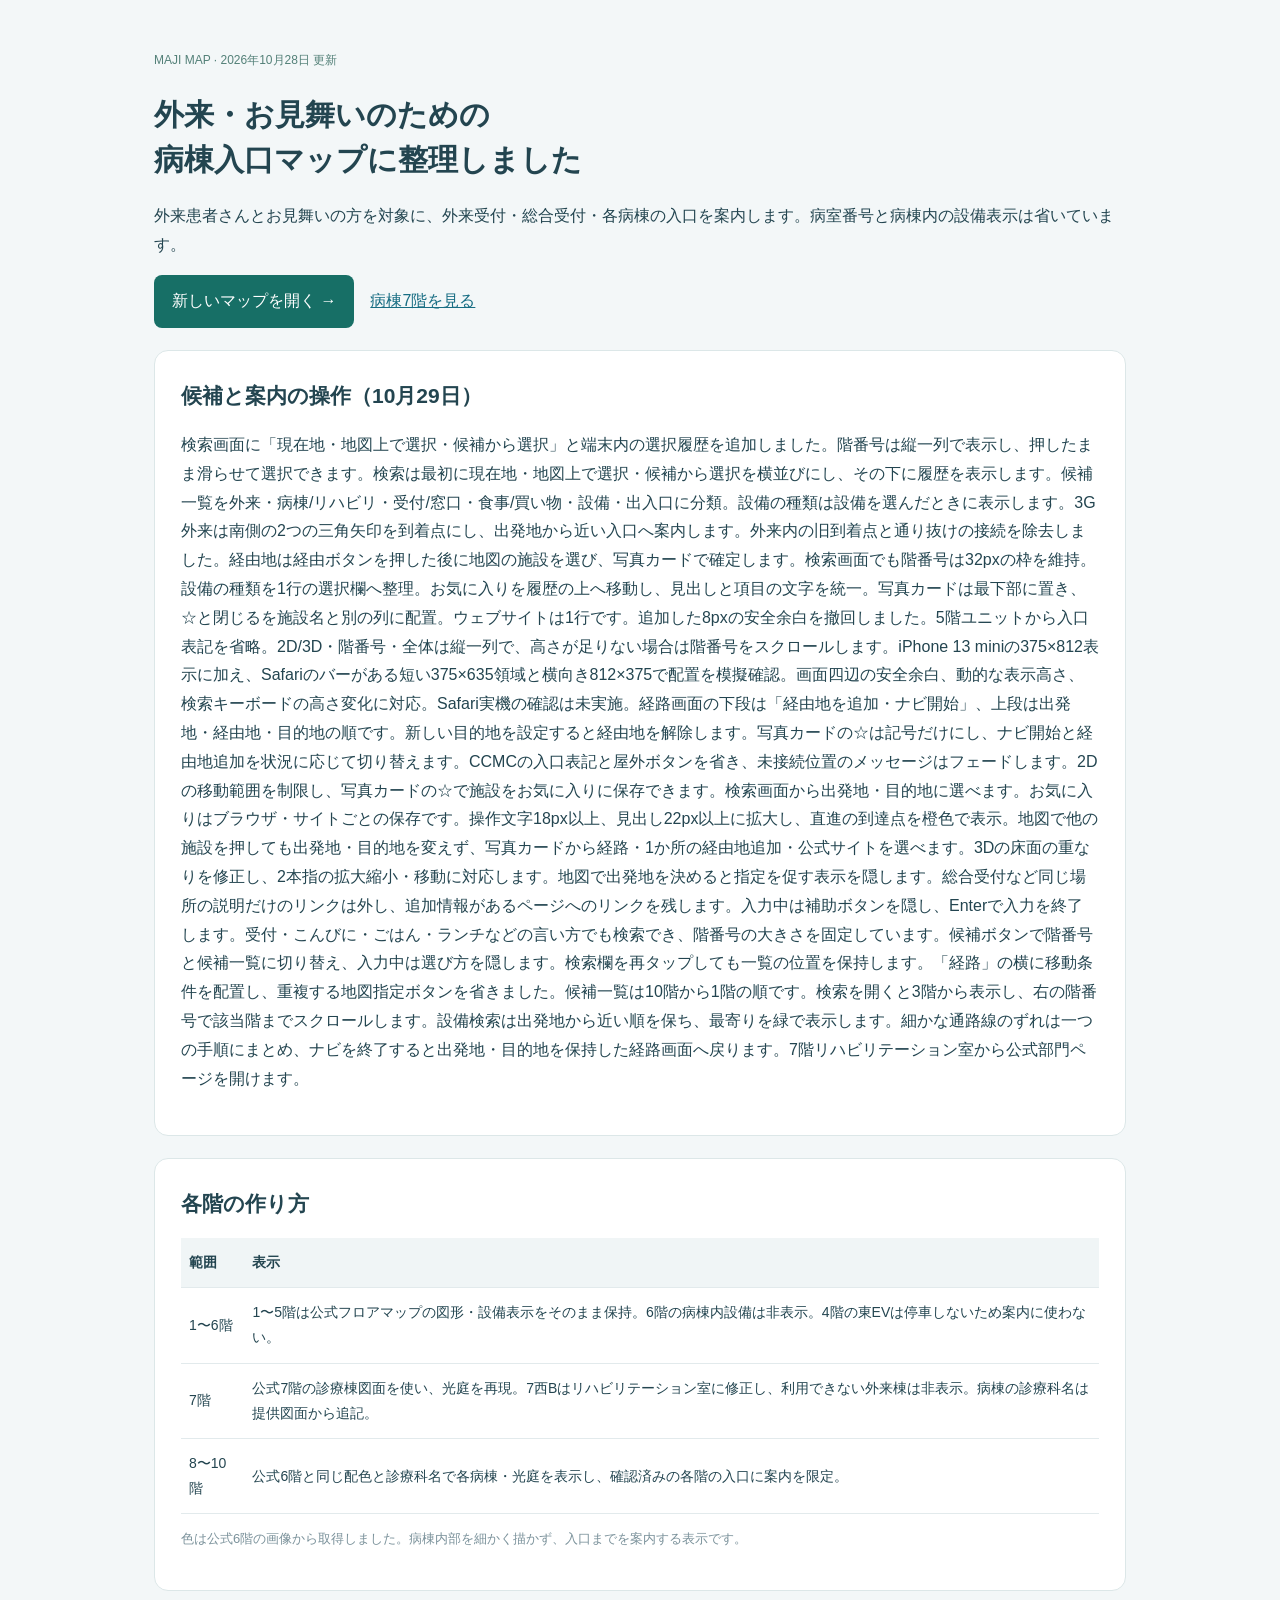
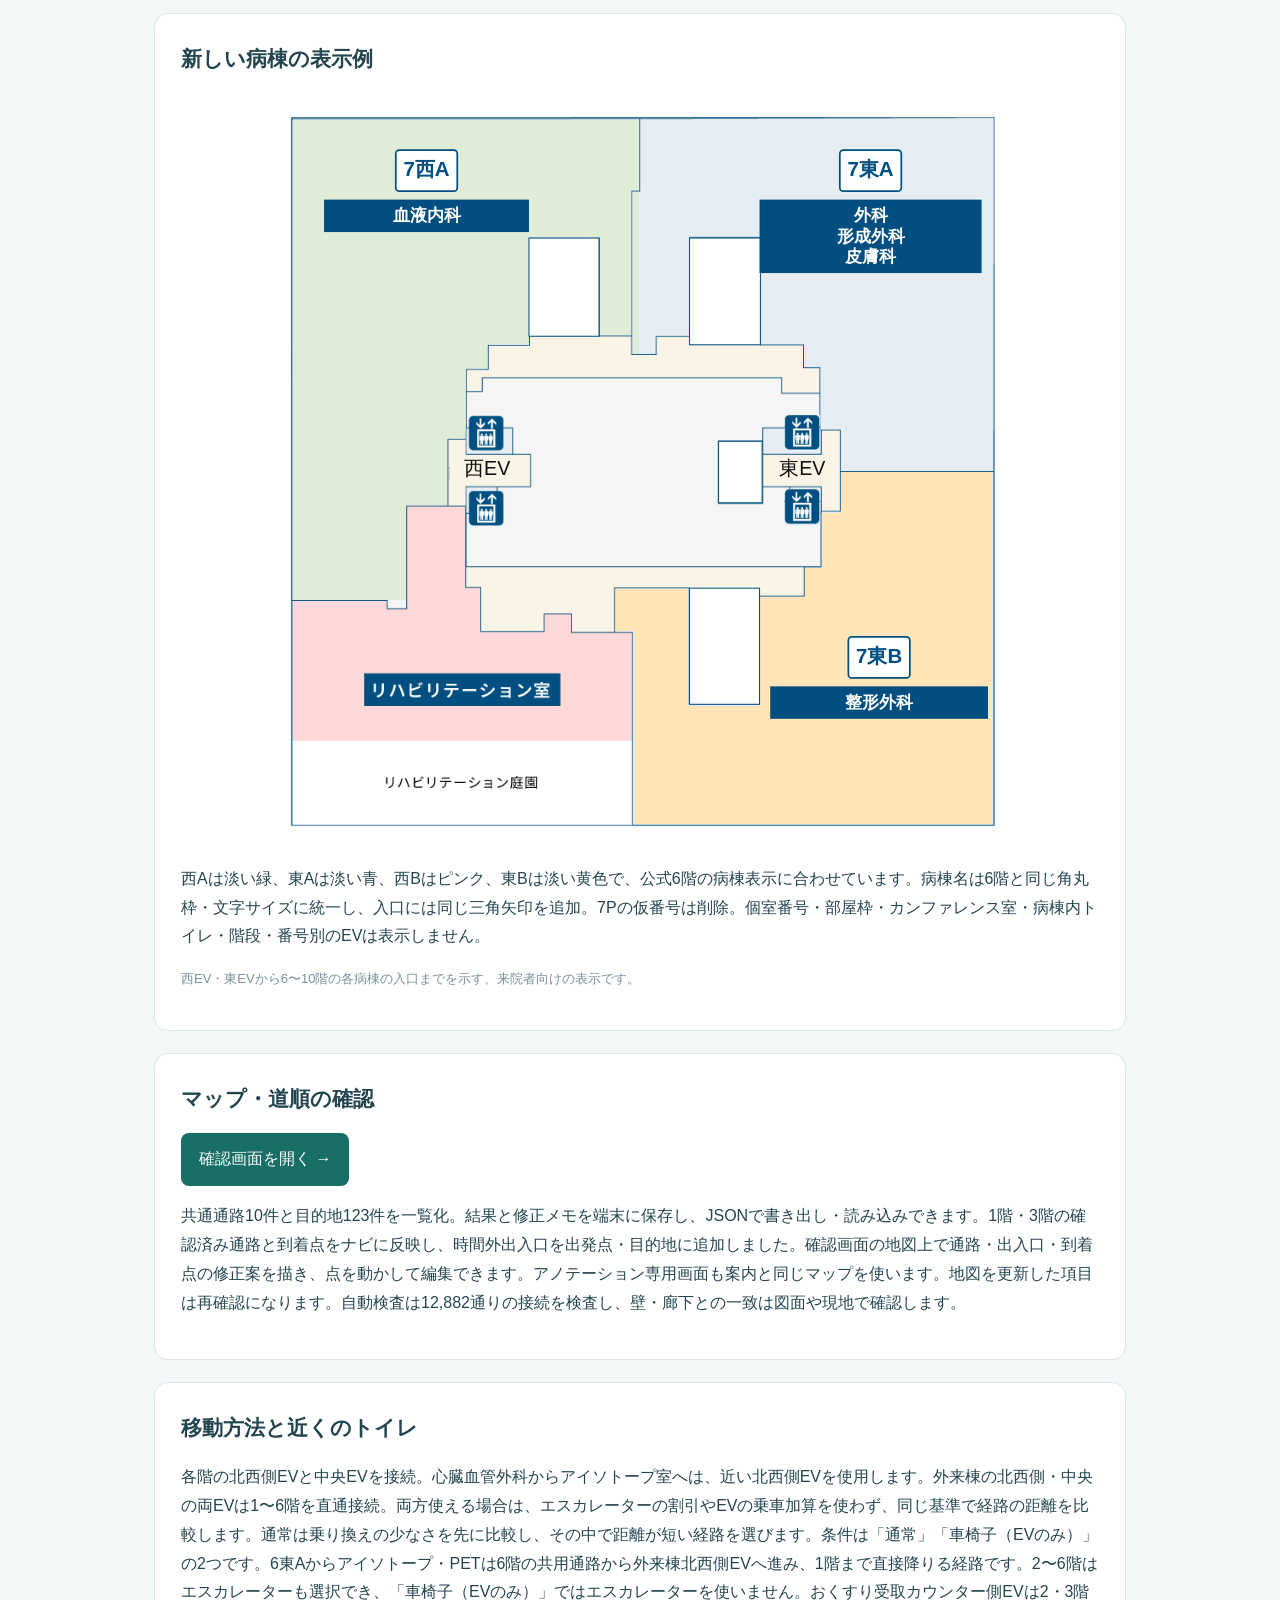
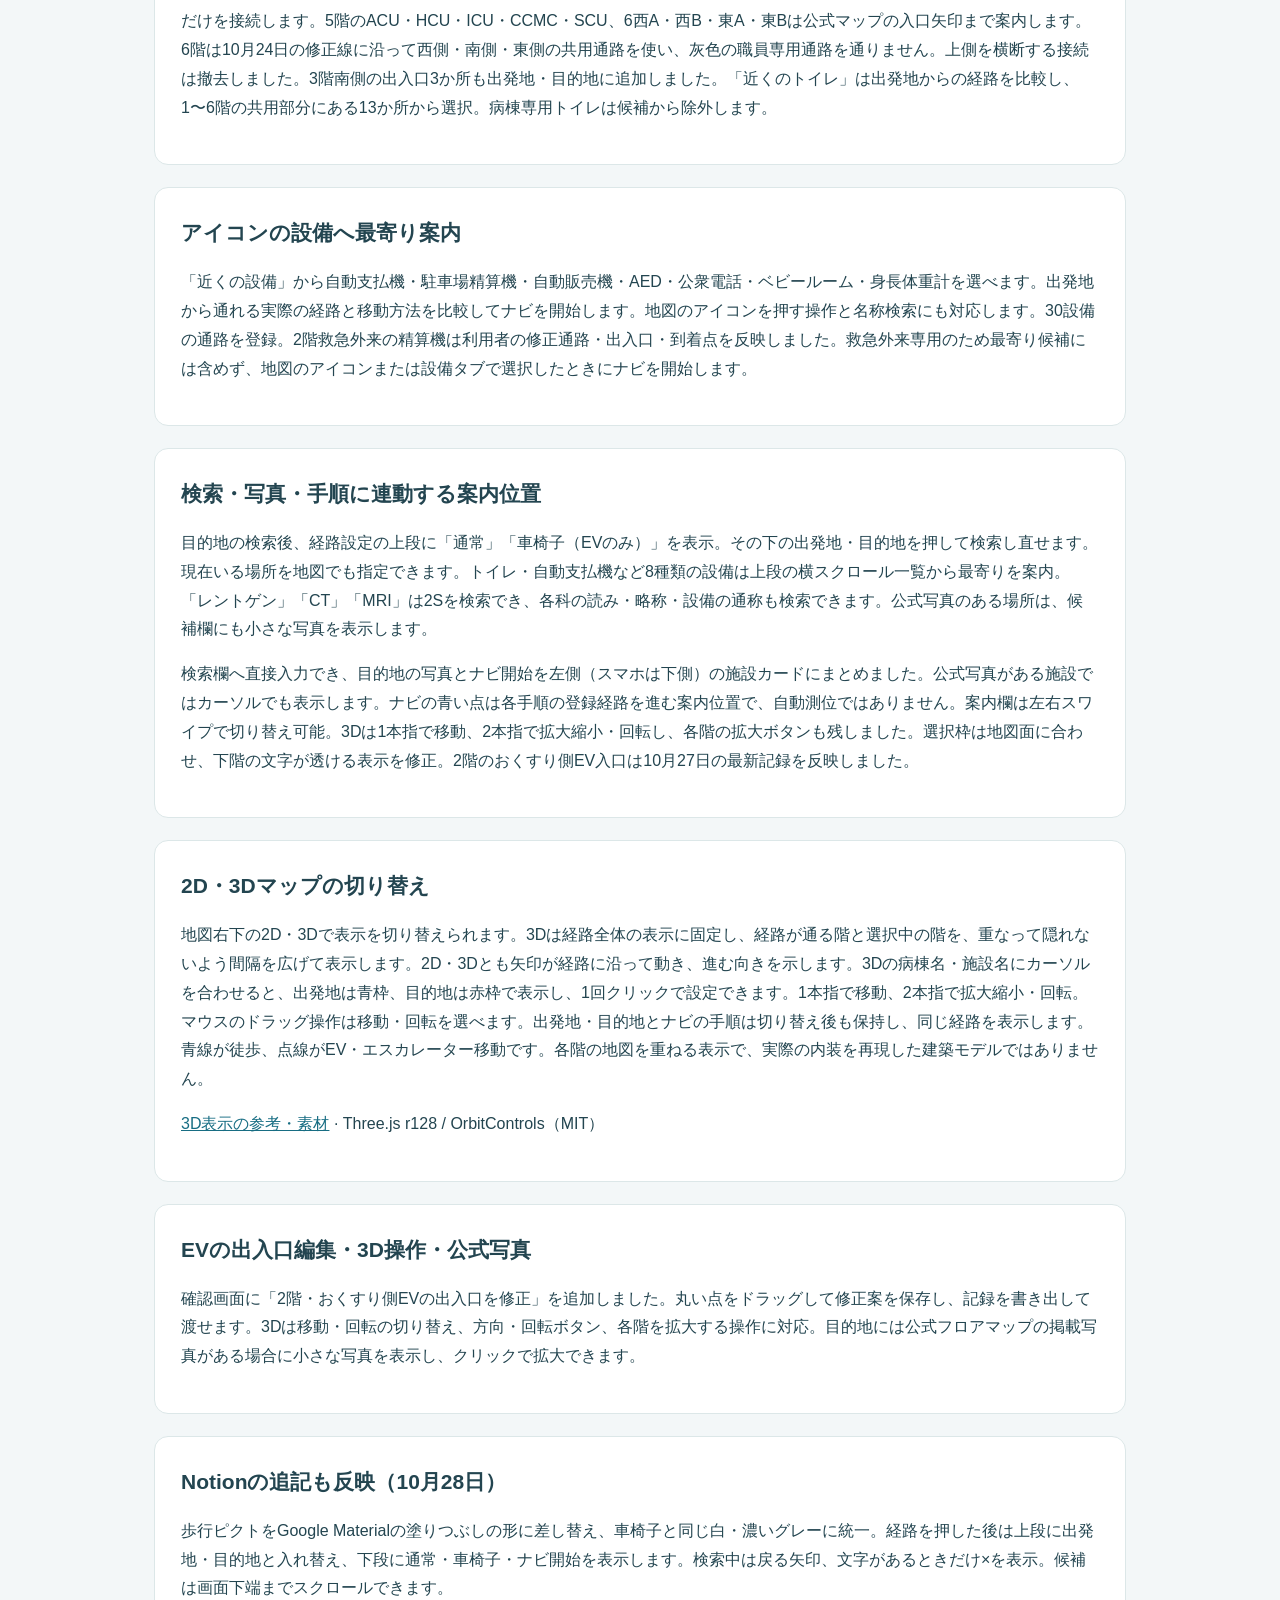
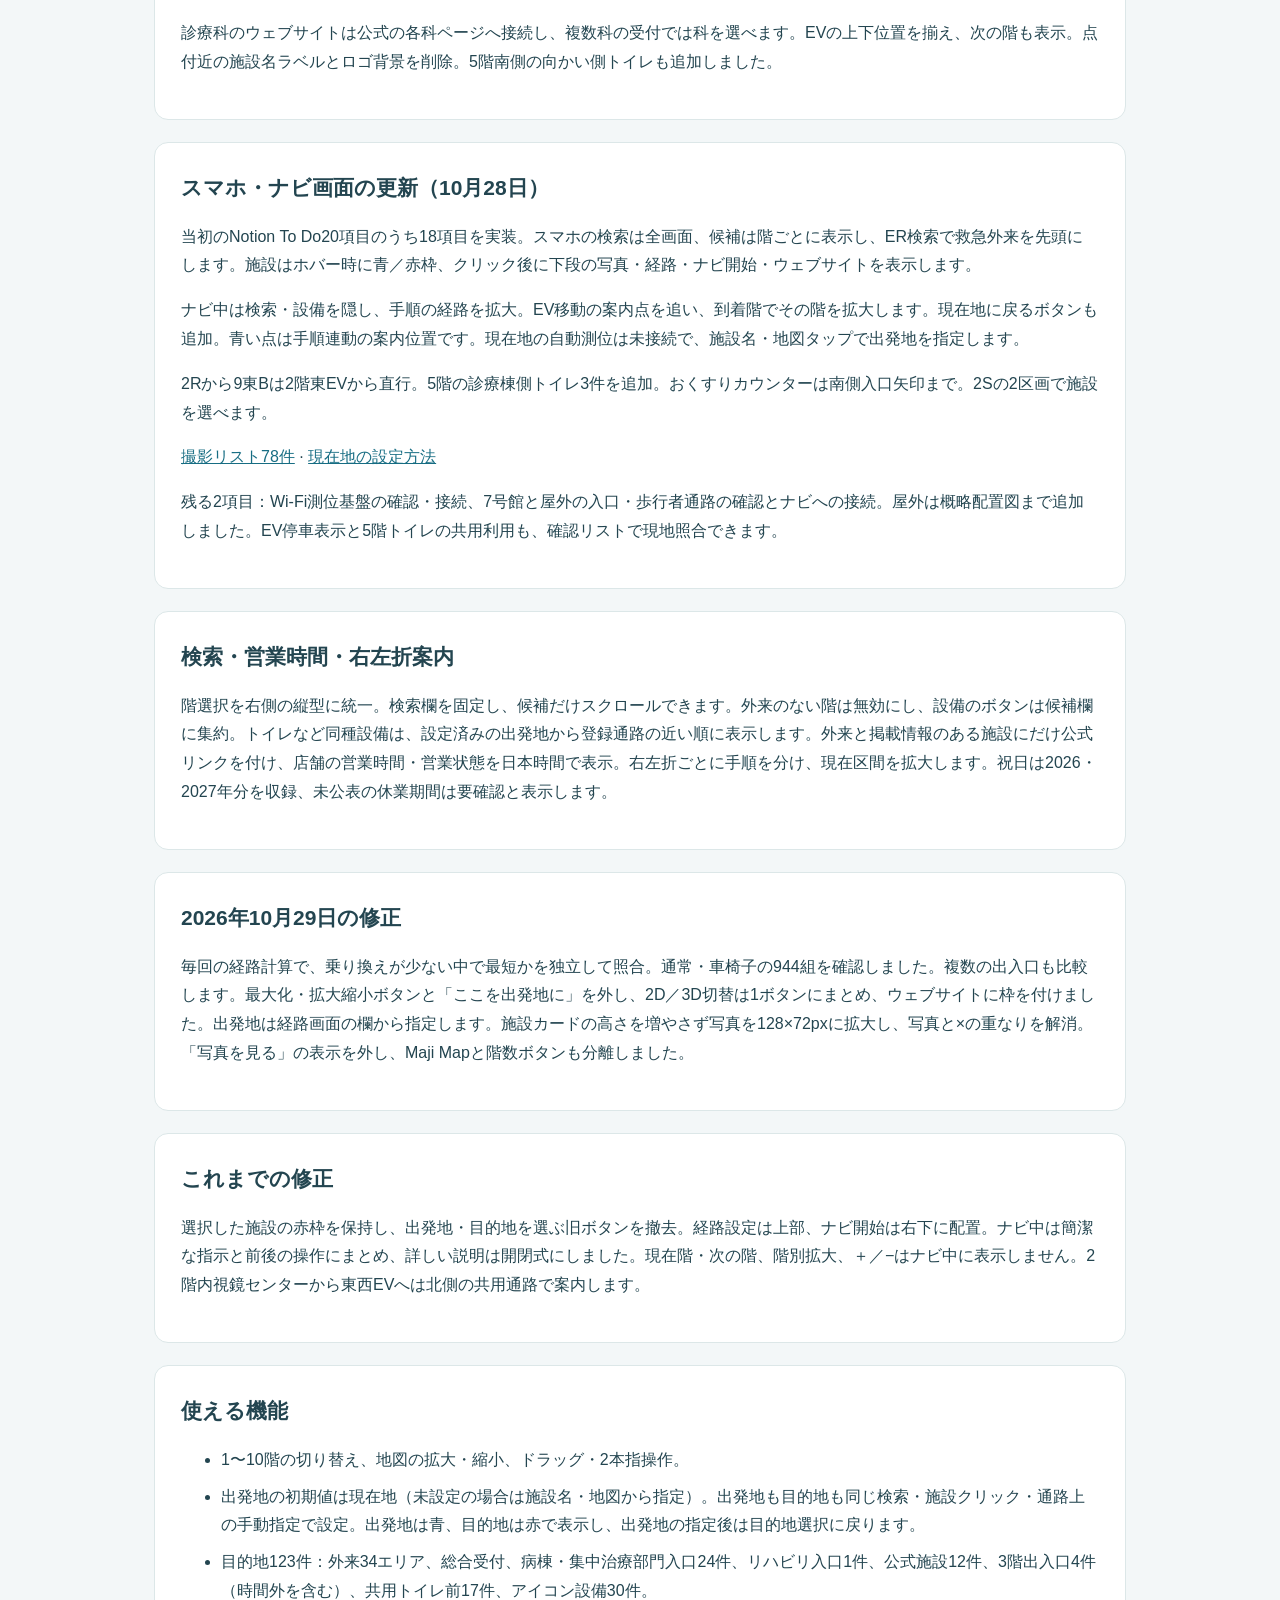
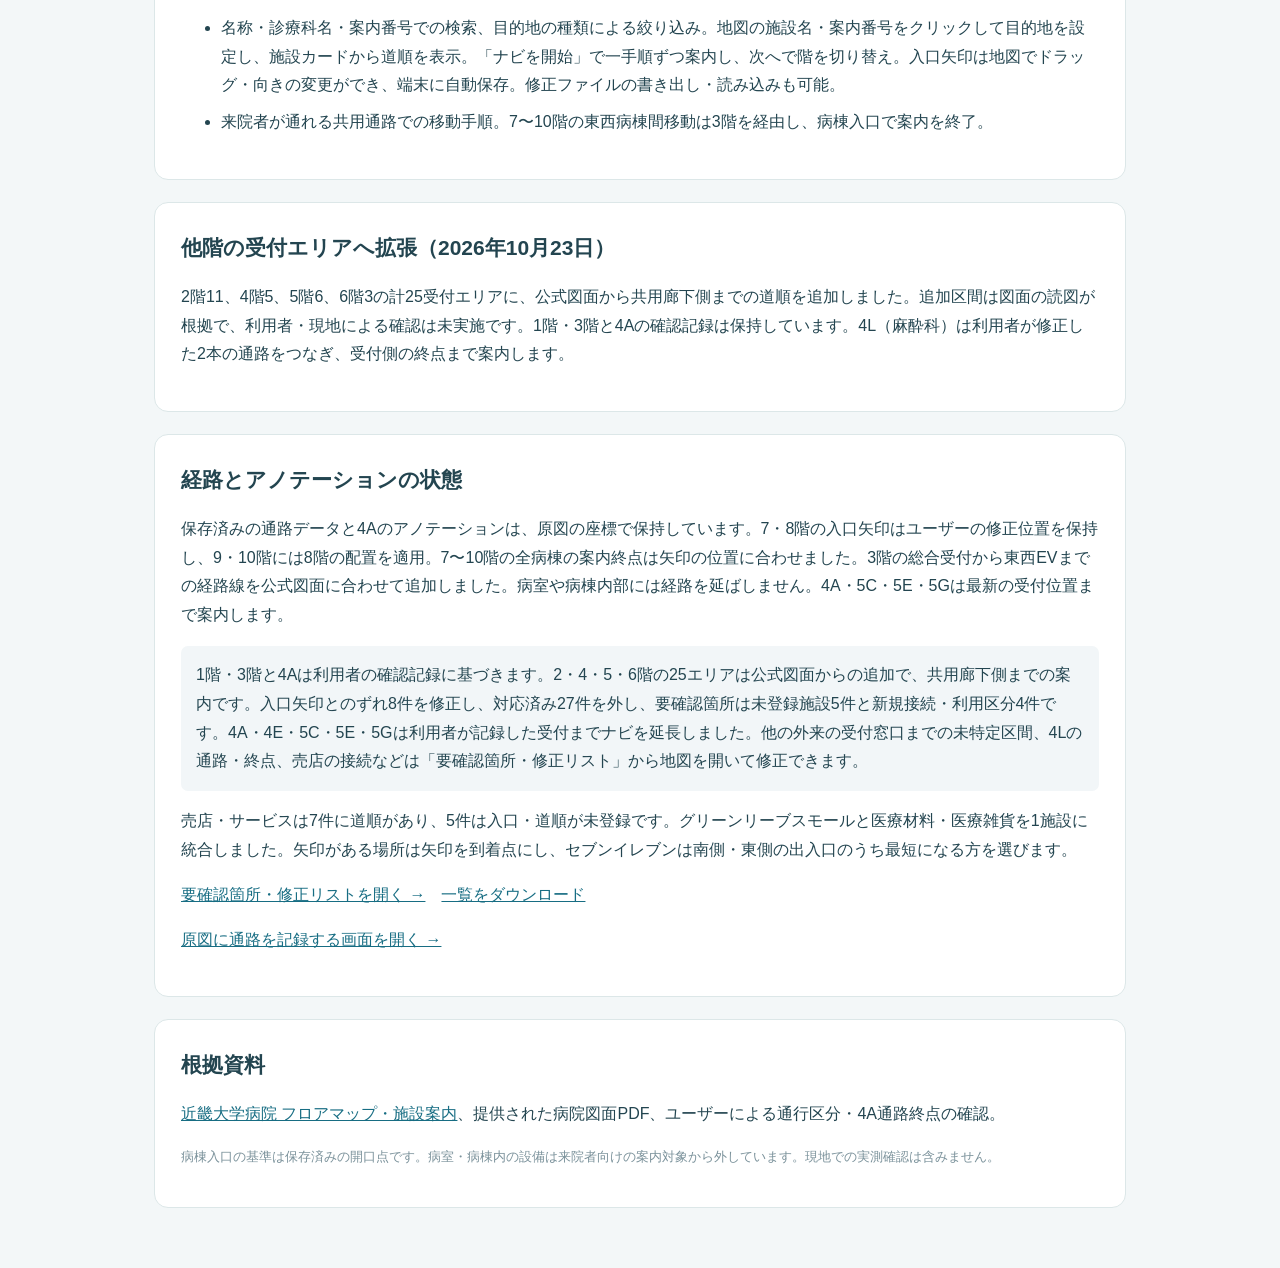
<file: docs/status.html>
<!doctype html><html lang="ja"><head><meta charset="utf-8"><meta name="viewport" content="width=device-width,initial-scale=1"><title>Maji Map｜現在の状態</title><style>*{box-sizing:border-box}body{font:16px/1.8 -apple-system,BlinkMacSystemFont,"Noto Sans JP",sans-serif;color:#234550;background:#f3f7f8;margin:0}main{max-width:1020px;margin:auto;padding:38px 24px}h1{font-size:30px;line-height:1.5}h2{font-size:21px;margin:0 0 15px}section{padding:26px;background:white;border:1px solid #dce7e8;border-radius:14px;margin:22px 0}.tag{font-size:12px;color:#538078}.action{background:#176f66;color:white;padding:12px 18px;display:inline-block;text-decoration:none;border-radius:8px}a{color:#176d83}table{border-collapse:collapse;width:100%;font-size:14px}th,td{text-align:left;padding:12px 8px;border-bottom:1px solid #e2eaec}th{background:#f0f5f6}.muted{font-size:13px;color:#7b929b}.figure{max-width:760px;margin:20px auto}.figure svg{display:block;width:100%;height:auto;aspect-ratio:890/875}.warning{background:#f2f6f8;padding:15px;border-radius:7px}li{margin:8px 0}</style></head><body><main><p class="tag">MAJI MAP · 2026年10月28日 更新</p><h1>外来・お見舞いのための<br>病棟入口マップに整理しました</h1><p>外来患者さんとお見舞いの方を対象に、外来受付・総合受付・各病棟の入口を案内します。病室番号と病棟内の設備表示は省いています。</p><p><a class="action" href="./">新しいマップを開く →</a>　<a href="./?floor=7">病棟7階を見る</a></p><section><h2>候補と案内の操作（10月29日）</h2><p>検索画面に「現在地・地図上で選択・候補から選択」と端末内の選択履歴を追加しました。階番号は縦一列で表示し、押したまま滑らせて選択できます。検索は最初に現在地・地図上で選択・候補から選択を横並びにし、その下に履歴を表示します。候補一覧を外来・病棟/リハビリ・受付/窓口・食事/買い物・設備・出入口に分類。設備の種類は設備を選んだときに表示します。3G外来は南側の2つの三角矢印を到着点にし、出発地から近い入口へ案内します。外来内の旧到着点と通り抜けの接続を除去しました。経由地は経由ボタンを押した後に地図の施設を選び、写真カードで確定します。検索画面でも階番号は32pxの枠を維持。設備の種類を1行の選択欄へ整理。お気に入りを履歴の上へ移動し、見出しと項目の文字を統一。写真カードは最下部に置き、☆と閉じるを施設名と別の列に配置。ウェブサイトは1行です。追加した8pxの安全余白を撤回しました。5階ユニットから入口表記を省略。2D/3D・階番号・全体は縦一列で、高さが足りない場合は階番号をスクロールします。iPhone 13 miniの375×812表示に加え、Safariのバーがある短い375×635領域と横向き812×375で配置を模擬確認。画面四辺の安全余白、動的な表示高さ、検索キーボードの高さ変化に対応。Safari実機の確認は未実施。経路画面の下段は「経由地を追加・ナビ開始」、上段は出発地・経由地・目的地の順です。新しい目的地を設定すると経由地を解除します。写真カードの☆は記号だけにし、ナビ開始と経由地追加を状況に応じて切り替えます。CCMCの入口表記と屋外ボタンを省き、未接続位置のメッセージはフェードします。2Dの移動範囲を制限し、写真カードの☆で施設をお気に入りに保存できます。検索画面から出発地・目的地に選べます。お気に入りはブラウザ・サイトごとの保存です。操作文字18px以上、見出し22px以上に拡大し、直進の到達点を橙色で表示。地図で他の施設を押しても出発地・目的地を変えず、写真カードから経路・1か所の経由地追加・公式サイトを選べます。3Dの床面の重なりを修正し、2本指の拡大縮小・移動に対応します。地図で出発地を決めると指定を促す表示を隠します。総合受付など同じ場所の説明だけのリンクは外し、追加情報があるページへのリンクを残します。入力中は補助ボタンを隠し、Enterで入力を終了します。受付・こんびに・ごはん・ランチなどの言い方でも検索でき、階番号の大きさを固定しています。候補ボタンで階番号と候補一覧に切り替え、入力中は選び方を隠します。検索欄を再タップしても一覧の位置を保持します。「経路」の横に移動条件を配置し、重複する地図指定ボタンを省きました。候補一覧は10階から1階の順です。検索を開くと3階から表示し、右の階番号で該当階までスクロールします。設備検索は出発地から近い順を保ち、最寄りを緑で表示します。細かな通路線のずれは一つの手順にまとめ、ナビを終了すると出発地・目的地を保持した経路画面へ戻ります。7階リハビリテーション室から公式部門ページを開けます。</p></section><section><h2>各階の作り方</h2><table><thead><tr><th>範囲</th><th>表示</th></tr></thead><tbody><tr><td>1〜6階</td><td>1〜5階は公式フロアマップの図形・設備表示をそのまま保持。6階の病棟内設備は非表示。4階の東EVは停車しないため案内に使わない。</td></tr><tr><td>7階</td><td>公式7階の診療棟図面を使い、光庭を再現。7西Bはリハビリテーション室に修正し、利用できない外来棟は非表示。病棟の診療科名は提供図面から追記。</td></tr><tr><td>8〜10階</td><td>公式6階と同じ配色と診療科名で各病棟・光庭を表示し、確認済みの各階の入口に案内を限定。</td></tr></tbody></table><p class="muted">色は公式6階の画像から取得しました。病棟内部を細かく描かず、入口までを案内する表示です。</p></section><section><h2>新しい病棟の表示例</h2><div class="figure"><svg xmlns="http://www.w3.org/2000/svg" viewBox="860 160 890 875" width="100%" height="auto"><title>7階 病棟・リハビリ入口案内</title><rect width="100%" height="100%" fill="white"/><defs><filter id="ev-colors" color-interpolation-filters="sRGB"><feComponentTransfer><feFuncR type="table" tableValues="1 0"/><feFuncG type="table" tableValues="1 0.31"/><feFuncB type="table" tableValues="1 0.502"/></feComponentTransfer></filter></defs><defs><clipPath id="diagnostic-wing"><rect x="896" y="182" width="825" height="831"/></clipPath><filter id="official-blank-mask" color-interpolation-filters="sRGB"><feColorMatrix type="matrix" values="0 0 0 0 1  0 0 0 0 1  0 0 0 0 1  .333333 .333333 .333333 0 0"/><feComponentTransfer><feFuncA type="discrete" tableValues="0 0 0 0 0 0 0 0 0 0 0 0 0 0 0 0 0 0 0 0 0 0 0 0 0 0 0 0 0 0 0 0 0 0 0 0 0 0 0 0 0 0 0 0 0 0 0 0 0 0 0 0 0 0 0 0 0 0 0 0 0 0 0 0 0 0 0 0 0 0 0 0 0 0 0 0 0 0 0 0 0 0 0 0 0 0 0 0 0 0 0 0 0 0 0 0 0 0 0 0 0 0 0 0 0 0 0 0 0 0 0 0 0 0 0 0 0 0 0 0 0 0 0 0 0 0 0 0 0 0 0 0 0 0 0 0 0 0 0 0 0 0 0 0 0 0 0 0 0 0 0 0 0 0 0 0 0 0 0 0 0 0 0 0 0 0 0 0 0 0 0 0 0 0 0 0 0 0 0 0 0 0 0 0 0 0 0 0 0 0 0 0 0 0 0 0 0 0 0 0 0 0 0 0 0 0 0 0 0 0 0 0 0 0 0 0 0 0 0 0 0 0 0 0 0 0 0 0 0 0 0 0 0 0 0 0 0 0 0 0 0 0 0 0 0 1 0 0 0 0 0 0 0 0 0 0"/></feComponentTransfer></filter><mask id="blank-areas" maskUnits="userSpaceOnUse" x="897" y="183" width="823" height="829"><image href="[data-uri]" width="1758" height="1060" filter="url(#official-blank-mask)"/></mask></defs><image href="[data-uri]" width="1758" height="1060" clip-path="url(#diagnostic-wing)"/><g mask="url(#blank-areas)"><polygon points="897,183 1304,183 1304,460 1295,460 1295,439 1257,439 1257,324 1175,324 1175,450 1127,450 1127,478 1101,478 1101,559 1080,559 1080,638 1032,638 1032,748 1009,748 1009,758 897,758" fill="#dfedd6" stroke="none" stroke-width="1.2" stroke-linejoin="round"/><polygon points="1304,183 1720,183 1720,598 1540,598 1540,549 1517,549 1517,506 1470,506 1470,488 1324,488 1324,460 1304,460" fill="#e5edf2" stroke="none" stroke-width="1.2" stroke-linejoin="round"/><polygon points="1540,598 1720,598 1720,1012 1296,1012 1296,786 1275,786 1275,734 1363,734 1363,870 1445,870 1445,743 1497,743 1497,709 1517,709 1517,646 1540,646" fill="#ffe5b8" stroke="none" stroke-width="1.2" stroke-linejoin="round"/></g><g data-courtyard="光庭4"><rect x="1175" y="324" width="82" height="115" fill="white" stroke="#004f80" stroke-width="1.2"/></g><g data-courtyard="光庭2"><rect x="1363" y="324" width="83" height="125" fill="white" stroke="#004f80" stroke-width="1.2"/></g><g data-courtyard="光庭1"><rect x="1397" y="562" width="51" height="72" fill="white" stroke="#004f80" stroke-width="1.2"/></g><g data-courtyard="光庭3"><rect x="1363" y="734" width="82" height="136" fill="white" stroke="#004f80" stroke-width="1.2"/></g><defs><symbol id="official-ev-icon" viewBox="1104 532 42 42"><image href="[data-uri]" width="1758" height="1060"/></symbol></defs><use href="#official-ev-icon" x="1474" y="531" width="42" height="42"/><use href="#official-ev-icon" x="1474" y="618" width="42" height="42"/><rect x="1082" y="584" width="92" height="28" fill="#f9f4e5" stroke="none" stroke-width="1.2"/><text x="1126" y="596" text-anchor="middle" dominant-baseline="middle" font-family="sans-serif" font-size="23" fill="#111111">西EV</text><text x="1495" y="596" text-anchor="middle" dominant-baseline="middle" font-family="sans-serif" font-size="23" fill="#111111">東EV</text><rect data-ward-sign="7西A" x="1019" y="221" width="72" height="48" rx="4" fill="white" stroke="#004f80" stroke-width="2"/><text x="1055" y="245" text-anchor="middle" dominant-baseline="middle" font-family="sans-serif" font-weight="700" font-size="24" fill="#004f80">7西A</text><rect x="935.0" y="279" width="240" height="38" fill="#004f80" stroke="none" stroke-width="1.2"/><text x="1055" y="299" text-anchor="middle" dominant-baseline="middle" font-family="sans-serif" font-size="20" font-weight="700" fill="white">血液内科</text><rect data-ward-sign="7東A" x="1539" y="221" width="72" height="48" rx="4" fill="white" stroke="#004f80" stroke-width="2"/><text x="1575" y="245" text-anchor="middle" dominant-baseline="middle" font-family="sans-serif" font-weight="700" font-size="24" fill="#004f80">7東A</text><rect x="1445.0" y="279" width="260" height="86" fill="#004f80" stroke="none" stroke-width="1.2"/><text x="1575" y="299" text-anchor="middle" dominant-baseline="middle" font-family="sans-serif" font-size="20" font-weight="700" fill="white">外科</text><text x="1575" y="323" text-anchor="middle" dominant-baseline="middle" font-family="sans-serif" font-size="20" font-weight="700" fill="white">形成外科</text><text x="1575" y="347" text-anchor="middle" dominant-baseline="middle" font-family="sans-serif" font-size="20" font-weight="700" fill="white">皮膚科</text><rect data-ward-sign="7東B" x="1549" y="791" width="72" height="48" rx="4" fill="white" stroke="#004f80" stroke-width="2"/><text x="1585" y="815" text-anchor="middle" dominant-baseline="middle" font-family="sans-serif" font-weight="700" font-size="24" fill="#004f80">7東B</text><rect x="1457.5" y="849" width="255" height="38" fill="#004f80" stroke="none" stroke-width="1.2"/><text x="1585" y="869" text-anchor="middle" dominant-baseline="middle" font-family="sans-serif" font-size="20" font-weight="700" fill="white">整形外科</text></svg></div><p>西Aは淡い緑、東Aは淡い青、西Bはピンク、東Bは淡い黄色で、公式6階の病棟表示に合わせています。病棟名は6階と同じ角丸枠・文字サイズに統一し、入口には同じ三角矢印を追加。7Pの仮番号は削除。個室番号・部屋枠・カンファレンス室・病棟内トイレ・階段・番号別のEVは表示しません。</p><p class="muted">西EV・東EVから6〜10階の各病棟の入口までを示す、来院者向けの表示です。</p></section><section><h2>マップ・道順の確認</h2><p><a class="action" href="review.html">確認画面を開く →</a></p><p>共通通路10件と目的地123件を一覧化。結果と修正メモを端末に保存し、JSONで書き出し・読み込みできます。1階・3階の確認済み通路と到着点をナビに反映し、時間外出入口を出発点・目的地に追加しました。確認画面の地図上で通路・出入口・到着点の修正案を描き、点を動かして編集できます。アノテーション専用画面も案内と同じマップを使います。地図を更新した項目は再確認になります。自動検査は12,882通りの接続を検査し、壁・廊下との一致は図面や現地で確認します。</p></section><section><h2>移動方法と近くのトイレ</h2><p>各階の北西側EVと中央EVを接続。心臓血管外科からアイソトープ室へは、近い北西側EVを使用します。外来棟の北西側・中央の両EVは1〜6階を直通接続。両方使える場合は、エスカレーターの割引やEVの乗車加算を使わず、同じ基準で経路の距離を比較します。通常は乗り換えの少なさを先に比較し、その中で距離が短い経路を選びます。条件は「通常」「車椅子（EVのみ）」の2つです。6東Aからアイソトープ・PETは6階の共用通路から外来棟北西側EVへ進み、1階まで直接降りる経路です。2〜6階はエスカレーターも選択でき、「車椅子（EVのみ）」ではエスカレーターを使いません。おくすり受取カウンター側EVは2・3階だけを接続します。5階のACU・HCU・ICU・CCMC・SCU、6西A・西B・東A・東Bは公式マップの入口矢印まで案内します。6階は10月24日の修正線に沿って西側・南側・東側の共用通路を使い、灰色の職員専用通路を通りません。上側を横断する接続は撤去しました。3階南側の出入口3か所も出発地・目的地に追加しました。「近くのトイレ」は出発地からの経路を比較し、1〜6階の共用部分にある13か所から選択。病棟専用トイレは候補から除外します。</p></section><section><h2>アイコンの設備へ最寄り案内</h2><p>「近くの設備」から自動支払機・駐車場精算機・自動販売機・AED・公衆電話・ベビールーム・身長体重計を選べます。出発地から通れる実際の経路と移動方法を比較してナビを開始します。地図のアイコンを押す操作と名称検索にも対応します。30設備の通路を登録。2階救急外来の精算機は利用者の修正通路・出入口・到着点を反映しました。救急外来専用のため最寄り候補には含めず、地図のアイコンまたは設備タブで選択したときにナビを開始します。</p></section><section><h2>検索・写真・手順に連動する案内位置</h2><p>目的地の検索後、経路設定の上段に「通常」「車椅子（EVのみ）」を表示。その下の出発地・目的地を押して検索し直せます。現在いる場所を地図でも指定できます。トイレ・自動支払機など8種類の設備は上段の横スクロール一覧から最寄りを案内。「レントゲン」「CT」「MRI」は2Sを検索でき、各科の読み・略称・設備の通称も検索できます。公式写真のある場所は、候補欄にも小さな写真を表示します。</p><p>検索欄へ直接入力でき、目的地の写真とナビ開始を左側（スマホは下側）の施設カードにまとめました。公式写真がある施設ではカーソルでも表示します。ナビの青い点は各手順の登録経路を進む案内位置で、自動測位ではありません。案内欄は左右スワイプで切り替え可能。3Dは1本指で移動、2本指で拡大縮小・回転し、各階の拡大ボタンも残しました。選択枠は地図面に合わせ、下階の文字が透ける表示を修正。2階のおくすり側EV入口は10月27日の最新記録を反映しました。</p></section><section><h2>2D・3Dマップの切り替え</h2><p>地図右下の2D・3Dで表示を切り替えられます。3Dは経路全体の表示に固定し、経路が通る階と選択中の階を、重なって隠れないよう間隔を広げて表示します。2D・3Dとも矢印が経路に沿って動き、進む向きを示します。3Dの病棟名・施設名にカーソルを合わせると、出発地は青枠、目的地は赤枠で表示し、1回クリックで設定できます。1本指で移動、2本指で拡大縮小・回転。マウスのドラッグ操作は移動・回転を選べます。出発地・目的地とナビの手順は切り替え後も保持し、同じ経路を表示します。青線が徒歩、点線がEV・エスカレーター移動です。各階の地図を重ねる表示で、実際の内装を再現した建築モデルではありません。</p><p><a href="https://mynrminto.github.io/kindai-hospital-navi/">3D表示の参考・素材</a> · Three.js r128 / OrbitControls（MIT）</p></section><section><h2>EVの出入口編集・3D操作・公式写真</h2><p>確認画面に「2階・おくすり側EVの出入口を修正」を追加しました。丸い点をドラッグして修正案を保存し、記録を書き出して渡せます。3Dは移動・回転の切り替え、方向・回転ボタン、各階を拡大する操作に対応。目的地には公式フロアマップの掲載写真がある場合に小さな写真を表示し、クリックで拡大できます。</p></section><section><h2>Notionの追記も反映（10月28日）</h2><p>歩行ピクトをGoogle Materialの塗りつぶしの形に差し替え、車椅子と同じ白・濃いグレーに統一。経路を押した後は上段に出発地・目的地と入れ替え、下段に通常・車椅子・ナビ開始を表示します。検索中は戻る矢印、文字があるときだけ×を表示。候補は画面下端までスクロールできます。</p><p>診療科のウェブサイトは公式の各科ページへ接続し、複数科の受付では科を選べます。EVの上下位置を揃え、次の階も表示。点付近の施設名ラベルとロゴ背景を削除。5階南側の向かい側トイレも追加しました。</p></section><section><h2>スマホ・ナビ画面の更新（10月28日）</h2><p>当初のNotion To Do20項目のうち18項目を実装。スマホの検索は全画面、候補は階ごとに表示し、ER検索で救急外来を先頭にします。施設はホバー時に青／赤枠、クリック後に下段の写真・経路・ナビ開始・ウェブサイトを表示します。</p><p>ナビ中は検索・設備を隠し、手順の経路を拡大。EV移動の案内点を追い、到着階でその階を拡大します。現在地に戻るボタンも追加。青い点は手順連動の案内位置です。現在地の自動測位は未接続で、施設名・地図タップで出発地を指定します。</p><p>2Rから9東Bは2階東EVから直行。5階の診療棟側トイレ3件を追加。おくすりカウンターは南側入口矢印まで。2Sの2区画で施設を選べます。</p><p><a href="photo-checklist.html">撮影リスト78件</a> · <a href="location-guide.html">現在地の設定方法</a></p><p>残る2項目：Wi-Fi測位基盤の確認・接続、7号館と屋外の入口・歩行者通路の確認とナビへの接続。屋外は概略配置図まで追加しました。EV停車表示と5階トイレの共用利用も、確認リストで現地照合できます。</p></section><section><h2>検索・営業時間・右左折案内</h2><p>階選択を右側の縦型に統一。検索欄を固定し、候補だけスクロールできます。外来のない階は無効にし、設備のボタンは候補欄に集約。トイレなど同種設備は、設定済みの出発地から登録通路の近い順に表示します。外来と掲載情報のある施設にだけ公式リンクを付け、店舗の営業時間・営業状態を日本時間で表示。右左折ごとに手順を分け、現在区間を拡大します。祝日は2026・2027年分を収録、未公表の休業期間は要確認と表示します。</p></section><section><h2>2026年10月29日の修正</h2><p>毎回の経路計算で、乗り換えが少ない中で最短かを独立して照合。通常・車椅子の944組を確認しました。複数の出入口も比較します。最大化・拡大縮小ボタンと「ここを出発地に」を外し、2D／3D切替は1ボタンにまとめ、ウェブサイトに枠を付けました。出発地は経路画面の欄から指定します。施設カードの高さを増やさず写真を128×72pxに拡大し、写真と×の重なりを解消。「写真を見る」の表示を外し、Maji Mapと階数ボタンも分離しました。</p></section><section><h2>これまでの修正</h2><p>選択した施設の赤枠を保持し、出発地・目的地を選ぶ旧ボタンを撤去。経路設定は上部、ナビ開始は右下に配置。ナビ中は簡潔な指示と前後の操作にまとめ、詳しい説明は開閉式にしました。現在階・次の階、階別拡大、＋／−はナビ中に表示しません。2階内視鏡センターから東西EVへは北側の共用通路で案内します。</p></section><section><h2>使える機能</h2><ul><li>1〜10階の切り替え、地図の拡大・縮小、ドラッグ・2本指操作。</li><li>出発地の初期値は現在地（未設定の場合は施設名・地図から指定）。出発地も目的地も同じ検索・施設クリック・通路上の手動指定で設定。出発地は青、目的地は赤で表示し、出発地の指定後は目的地選択に戻ります。</li><li>目的地123件：外来34エリア、総合受付、病棟・集中治療部門入口24件、リハビリ入口1件、公式施設12件、3階出入口4件（時間外を含む）、共用トイレ前17件、アイコン設備30件。</li><li>名称・診療科名・案内番号での検索、目的地の種類による絞り込み。地図の施設名・案内番号をクリックして目的地を設定し、施設カードから道順を表示。「ナビを開始」で一手順ずつ案内し、次へで階を切り替え。入口矢印は地図でドラッグ・向きの変更ができ、端末に自動保存。修正ファイルの書き出し・読み込みも可能。</li><li>来院者が通れる共用通路での移動手順。7〜10階の東西病棟間移動は3階を経由し、病棟入口で案内を終了。</li></ul></section><section><h2>他階の受付エリアへ拡張（2026年10月23日）</h2><p>2階11、4階5、5階6、6階3の計25受付エリアに、公式図面から共用廊下側までの道順を追加しました。追加区間は図面の読図が根拠で、利用者・現地による確認は未実施です。1階・3階と4Aの確認記録は保持しています。4L（麻酔科）は利用者が修正した2本の通路をつなぎ、受付側の終点まで案内します。</p></section><section><h2>経路とアノテーションの状態</h2><p>保存済みの通路データと4Aのアノテーションは、原図の座標で保持しています。7・8階の入口矢印はユーザーの修正位置を保持し、9・10階には8階の配置を適用。7〜10階の全病棟の案内終点は矢印の位置に合わせました。3階の総合受付から東西EVまでの経路線を公式図面に合わせて追加しました。病室や病棟内部には経路を延ばしません。4A・5C・5E・5Gは最新の受付位置まで案内します。</p><p class="warning">1階・3階と4Aは利用者の確認記録に基づきます。2・4・5・6階の25エリアは公式図面からの追加で、共用廊下側までの案内です。入口矢印とのずれ8件を修正し、対応済み27件を外し、要確認箇所は未登録施設5件と新規接続・利用区分4件です。4A・4E・5C・5E・5Gは利用者が記録した受付までナビを延長しました。他の外来の受付窓口までの未特定区間、4Lの通路・終点、売店の接続などは「要確認箇所・修正リスト」から地図を開いて修正できます。</p><p>売店・サービスは7件に道順があり、5件は入口・道順が未登録です。グリーンリーブスモールと医療材料・医療雑貨を1施設に統合しました。矢印がある場所は矢印を到着点にし、セブンイレブンは南側・東側の出入口のうち最短になる方を選びます。</p><p><a href="review.html#routeConcerns">要確認箇所・修正リストを開く →</a>　<a href="route-concerns.md">一覧をダウンロード</a></p><p><a href="annotate.html">原図に通路を記録する画面を開く →</a></p></section><section><h2>根拠資料</h2><p><a href="https://www.med.kindai.ac.jp/floormap_facility.html">近畿大学病院 フロアマップ・施設案内</a>、提供された病院図面PDF、ユーザーによる通行区分・4A通路終点の確認。</p><p class="muted">病棟入口の基準は保存済みの開口点です。病室・病棟内の設備は来院者向けの案内対象から外しています。現地での実測確認は含みません。</p></section></main></body></html>
</file>
<file: docs/unified.css>
*{box-sizing:border-box}body{margin:0;color:#183b49;background:#f4f7f8;font:14px/1.6 -apple-system,BlinkMacSystemFont,"Helvetica Neue","Noto Sans JP",sans-serif}button,input,select{font:inherit}button{cursor:pointer}a{color:#216679;text-underline-offset:3px}header{height:76px;background:white;border-bottom:1px solid #dce5e8;display:flex;align-items:center;gap:26px;padding:0 32px}.brand{display:flex;align-items:center;gap:12px;color:#136c63;text-decoration:none;font-size:22px;font-weight:800}.brand b{background:#176f68;color:white;border-radius:11px;padding:4px 10px;font-size:25px}.brand small{display:block;color:#819397;font-size:9px;letter-spacing:.12em;font-weight:500;margin-top:-4px}nav{margin-left:auto;display:flex;gap:22px;font-size:12px}.demo{font-size:10px;background:#eff5f3;color:#69857d;padding:4px 10px;border-radius:20px}main{display:grid;grid-template-columns:320px minmax(0,1fr);max-width:2000px;margin:auto}aside{padding:24px 20px;background:#fff;border-right:1px solid #dce5e8;max-height:calc(100vh - 76px);overflow:auto}.eyebrow{font-size:9px;letter-spacing:.17em;font-weight:700;color:#6a938b;margin:0 0 6px}h1{font-size:22px;margin:0;letter-spacing:-.03em}.aside-top>p:last-child{font-size:12px;color:#84959b;margin:6px 0 22px}h2{font-size:17px;margin:0}.location-card{border:1px solid #dce6e9;border-radius:10px;padding:15px;margin-bottom:15px}.location-card h2{display:flex;align-items:center;gap:8px;font-size:12px;margin-bottom:9px;color:#6c848c}.start-dot,.goal-dot{display:inline-block;width:9px;height:9px;border-radius:50%;background:#2b83ce}.goal-dot{background:#df6e49}.location-card strong{display:block;font-size:18px}.location-card small{color:#7e929a}details{margin-top:10px}summary{cursor:pointer;font-size:12px;color:#3f7381}details label{display:block;margin:12px 0 4px;font-size:12px}input[type=search],select{width:100%;padding:10px 9px;border:1px solid #cfdde2;background:#fff;border-radius:6px;color:#26434e;outline-offset:3px}input[type=search]{background:#f7fafb;font-size:12px}.filters{display:flex;gap:4px;flex-wrap:wrap;margin:10px 0}button{border:1px solid #cddde2;border-radius:6px;background:white;color:#33545e;padding:7px 10px;font-size:12px}.filters button{font-size:10px;padding:4px 7px}.filters button[aria-pressed=true]{background:#e3f0ec;border-color:#91bbb0;color:#176e5d}.muted{font-size:10px;color:#80949b;margin:8px 0}.place-results{max-height:245px;overflow:auto}.place-row{width:100%;text-align:left;border:0;border-bottom:1px solid #edf1f3;border-radius:0;padding:9px 2px;display:flex;align-items:center;gap:9px;line-height:1.4}.place-row:hover,.place-row[aria-pressed=true]{background:#eff7f4}.place-row .code{min-width:35px;color:#216682;font-weight:700;font-size:12px}.place-row strong{font-size:12px;display:block}.place-row small{font-size:10px;color:#8a9ca3}.chosen{padding:15px;background:#eaf4f0;border-radius:10px;margin-bottom:16px}.chosen small{font-size:10px;color:#749388}.chosen h2{font-size:17px}.chosen p{font-size:12px;margin:3px 0 12px;color:#628278}.actions{display:flex;gap:7px}.primary{border:0;background:#167168;color:white;font-weight:700}.secondary{background:white}.usage{border-top:1px solid #e2e9ec;padding-top:15px;font-size:11px;color:#7b9098}.map-area{padding:24px 26px;min-width:0}.map-heading{display:flex;justify-content:space-between;gap:20px;align-items:center;margin-bottom:16px}.map-heading h2{font-size:26px}.map-heading h2 span{font-size:12px;font-weight:400;color:#7f969f;margin-left:12px}.floor-toolbar{display:flex;align-items:center;justify-content:space-between;gap:12px;margin-bottom:14px}.floors{display:flex;gap:5px;flex-wrap:wrap}.floors button{min-width:38px;font-weight:600;padding:7px 9px}.floors button[aria-pressed=true]{background:#005d7f;border-color:#005d7f;color:white}.map-viewport{height:calc(100vh - 256px);min-height:430px;background:white;border:1px solid #d7e3e8;border-radius:11px;position:relative;overflow:hidden;cursor:grab;touch-action:none;overscroll-behavior:contain}.map-viewport.dragging{cursor:grabbing}.map-sheet{position:absolute;transform-origin:0 0;user-select:none}.map-sheet img{display:block;width:100%;height:100%;pointer-events:none}.map-sheet svg{position:absolute;inset:0;width:100%;height:100%;overflow:visible;pointer-events:none}.zoom-tools{position:absolute;right:14px;bottom:14px;display:flex;align-items:center;background:white;border:1px solid #d5e2e7;border-radius:8px;padding:4px;gap:3px;box-shadow:0 3px 14px #123b4920}.zoom-tools button{border:0;font-size:16px;padding:4px 9px}.zoom-tools output{font-size:10px;min-width:34px;text-align:center}.zoom-tools #resetMap{font-size:11px}.map-message{font-size:11px;color:#52798a;margin:10px 0;min-height:18px}.legend{display:flex;gap:14px;flex-wrap:wrap;font-size:10px;color:#68838d}.legend span{display:flex;align-items:center;gap:4px}.legend i{width:10px;height:10px;border:1px solid #afc1c8;border-radius:2px}.map-note{padding:18px 0;color:#81949c;font-size:11px}.map-note strong{font-size:12px;color:#557c89}.map-note p{margin:5px 0;max-width:900px}.map-note a{font-size:10px}.route-steps h2{font-size:16px;margin:12px 0}.route-steps ol{list-style:none;counter-reset:step;padding:0;margin:0}.route-steps li{counter-increment:step;position:relative;padding:8px 0 12px 29px;font-size:12px;border-bottom:1px solid #edf1f3}.route-steps li:before{content:counter(step);position:absolute;left:0;top:9px;border-radius:50%;width:20px;height:20px;background:#eaf2f4;color:#397183;text-align:center;font-size:10px;line-height:20px}.route-steps li button{padding:0;border:0;color:#187466;font-weight:700;font-size:12px;text-align:left}.route-steps li p{font-size:11px;color:#84979f;margin:4px 0}.route-note{font-size:10px;background:#f5f7f8;padding:10px;border-radius:6px;color:#7a8f98}.sr{position:absolute;width:1px;height:1px;overflow:hidden;clip:rect(0,0,0,0)}main.settings-hidden{grid-template-columns:minmax(0,1fr)}.settings-hidden aside{display:none}button:focus-visible,a:focus-visible,input:focus-visible,select:focus-visible{outline:3px solid #e7bb40;outline-offset:2px}button:hover{filter:brightness(.97)}@media(max-width:1000px){header{height:68px;padding:0 16px;gap:12px}.brand{font-size:19px}.brand b{font-size:20px}.demo{display:none}nav{gap:12px;font-size:10px}main{display:flex;flex-direction:column}.map-area{padding:18px 14px;order:0}aside{order:1;max-height:none;border-right:0;padding:20px}.map-heading h2{font-size:23px}.floor-toolbar{flex-wrap:wrap}.floors button{min-width:29px;padding:6px 7px;font-size:11px}.map-viewport{height:62vh;min-height:380px}.map-note{padding-bottom:0}.map-heading h2 span{margin-left:8px;font-size:10px}#toggleSettings{font-size:10px}.legend{gap:9px}main.settings-hidden aside{display:none}.place-results{max-height:300px}}
#wardFocus{white-space:nowrap;flex-shrink:0}

.mobile-open{display:none}@media(max-width:1000px){.mobile-open{display:block;width:100%;text-align:left;margin-bottom:12px;padding:12px;color:#176f68;background:#edf5f2;border-color:#cddfd9}}

.route-summary{padding:12px 16px;margin:0 0 12px;background:#edf6f4;border:1px solid #c9dfda;border-radius:9px;display:flex;gap:12px;align-items:center;justify-content:space-between}.route-summary[hidden]{display:none}.route-summary strong{font-size:14px}.ward-route-target{cursor:pointer}.ward-route-target:focus{stroke:#1683d1;stroke-width:3;outline:none}

.place-map-target{cursor:pointer;pointer-events:all}.place-map-target:focus{outline:none}.place-map-target:hover rect,.place-map-target:focus rect{fill:var(--selection-tint);stroke:var(--selection-color);stroke-width:2;vector-effect:non-scaling-stroke}.map-place-card{position:absolute;left:16px;bottom:48px;z-index:5;width:min(310px,calc(100% - 32px));background:white;border:1px solid #d7e4e4;border-radius:12px;padding:16px;box-shadow:0 5px 24px #183b4920}.map-place-card[hidden]{display:none}.map-place-card small{display:block;color:#24796d;font-size:11px}.map-place-card strong{display:block;font-size:17px;margin:5px 18px 2px 0}.map-place-card p{margin:0 0 12px;color:#6a7d84;font-size:12px}.map-place-close{position:absolute;right:8px;top:6px;border:0;background:transparent;color:#72878e;font-size:22px;padding:0 5px}.map-place-card .primary{width:100%}

.arrow-editor{padding:16px;background:#edf5fc;border:1px solid #bbd4ea;border-radius:10px;margin-bottom:12px}.arrow-editor[hidden]{display:none}.arrow-editor-title{display:flex;justify-content:space-between;gap:12px}.arrow-editor-title span{font-size:12px;color:#416a8a}.arrow-editor p{font-size:12px;margin:8px 0;color:#496477}.arrow-fields{display:flex;gap:12px;flex-wrap:wrap}.arrow-fields label{display:grid;gap:4px;font-size:12px;min-width:180px}.arrow-fields select{background:white;border:1px solid #b5cad9;border-radius:6px;padding:8px}.arrow-actions{display:flex;gap:6px;align-items:center;flex-wrap:wrap;margin-top:10px}.arrow-actions span{font-size:12px}.arrow-actions button{padding:6px 10px;border:1px solid #b8cddb;border-radius:6px;background:white;font-size:12px}.arrow-actions .primary{background:#236b99;color:white}.entrance-arrow-handle{cursor:grab;pointer-events:all}.entrance-arrow-handle:active{cursor:grabbing}.entrance-arrow-handle:focus{outline:none}.walking-hint{background:#edf5fc;border-left:3px solid #1683d1;padding:9px 12px;font-size:13px;color:#28536e}.route-summary{align-items:flex-start}.route-journey{display:flex;flex-wrap:wrap;gap:5px;margin-top:8px}.route-journey button{font-size:12px;padding:4px 7px;background:white;border:1px solid #c9dfda;color:#24594f;border-radius:5px;text-align:left}

.route-summary-actions{display:grid;gap:5px;min-width:100px}.navigation-panel{padding:18px;background:#e9f3fc;border:2px solid #1683d1;border-radius:12px;margin-bottom:12px}.navigation-panel[hidden]{display:none}.navigation-panel>div:first-child{display:flex;align-items:center;justify-content:space-between;color:#39799f;font-size:12px}.navigation-panel h3{font-size:22px;margin:12px 0 8px;color:#125985}.navigation-panel p{margin:0 0 14px;color:#355c77}.navigation-buttons{display:flex;justify-content:space-between;gap:12px}.navigation-buttons button{min-width:110px}

.arrow-editing aside .aside-top,.arrow-editing aside .location-card,.arrow-editing aside .chosen,.arrow-editing aside .route-steps,.arrow-editing aside .usage{display:none}.arrow-editing aside .arrow-editor{padding:14px;margin:0}.arrow-editing aside .arrow-editor-title{flex-direction:column;gap:4px}.arrow-editing aside .arrow-fields label{width:100%;min-width:0}.arrow-editing aside .arrow-actions>span{width:100%}.navigating .route-summary,.navigating .walking-hint{display:none}

.review-embedded header,.review-embedded aside,.review-embedded #openPlaceSearch,.review-embedded .map-note,.review-embedded .legend,.review-embedded #mapPlaceCard{display:none!important}.review-embedded main{display:block}.review-embedded .map-area{padding:10px}.review-embedded .map-heading{margin-bottom:6px}.review-embedded .map-heading .eyebrow{display:none}.review-embedded .map-heading h2{font-size:21px}.review-embedded .floor-toolbar{margin:6px 0}.review-embedded .walking-hint{font-size:11px;margin:8px 0}.review-embedded .map-viewport{height:460px;min-height:320px}.review-embedded .route-summary{padding:10px}.review-embedded .route-summary strong{font-size:12px}.review-embedded .route-journey button{font-size:10px}.review-embedded .arrow-editor{display:block}.review-embedded.arrow-editing aside{display:block!important}

.review-embedded #toggleArrowEditor,.review-embedded #showRouteSteps{display:none!important}

.corridor-panel{margin:12px 0;padding:14px;background:#fffaf0;border:1px solid #e7cfaa;border-radius:10px;color:#554c3e}.corridor-panel[hidden]{display:none}.ann-heading,.ann-tools,.ann-actions{display:flex;gap:8px;align-items:center;flex-wrap:wrap}.ann-heading{justify-content:space-between}.ann-explainer,.ann-legend{font-size:12px;line-height:1.7;margin:10px 0}.ann-fields{display:grid;grid-template-columns:2fr 1.5fr 1fr 1fr;gap:8px;margin:10px 0}.ann-fields label,.ann-note{display:grid;gap:4px;font-size:12px}.ann-fields input,.ann-fields select,.ann-note input{width:100%;padding:7px;border:1px solid #d4c7b6;border-radius:5px;background:white;font:inherit;min-width:0}.ann-tools button[aria-pressed=true]{background:#905718;color:white}.ann-actions{margin:10px 0;font-size:12px}.ann-actions button,.ann-tools button,.ann-heading button{font-size:12px;padding:7px 10px}.ann-records{display:flex;gap:6px;flex-wrap:wrap;padding:10px 0}.ann-records button{font-size:12px;text-align:left}.ann-records button[aria-pressed=true]{border-color:#b67a29;background:#fff1d9}.ann-import input{display:block;width:190px;font-size:11px}#annStatus{font-size:12px;color:#7a531f}#annDialog{width:min(720px,90vw);border:1px solid #cbd9df;border-radius:12px;padding:22px}#annJson{width:100%;font:12px monospace}.corridor-editing #walkingHint,.corridor-editing #routeSummary,.corridor-editing #navigationPanel,.corridor-editing #mapPlaceCard,.corridor-editing #toggleArrowEditor{display:none!important}.corridor-editing .map-viewport{cursor:crosshair}.review-embedded .corridor-panel{padding:10px}.review-embedded .ann-fields{grid-template-columns:1fr 1fr}.review-embedded.corridor-editing .map-viewport{height:510px}.review-embedded.corridor-editing .map-note{display:none}.review-embedded #annToggle{margin-top:8px}.review-embedded #annPanel[hidden]{display:none}@media(max-width:800px){.ann-fields{grid-template-columns:1fr 1fr}.corridor-panel{padding:10px}.ann-heading strong{font-size:14px}}

.ann-context{background:#fff;border-left:3px solid #b67a29;padding:8px 10px;font-size:13px;white-space:pre-wrap}.review-embedded.corridor-editing .ann-fields{grid-template-columns:2fr 1.5fr 1fr 1fr}.review-embedded.corridor-editing .map-viewport{height:640px}.review-embedded.corridor-editing #annSelection{min-width:160px}.review-embedded.corridor-editing #annVertex{min-width:80px}.review-embedded.corridor-editing .ann-actions{min-height:32px}@media(max-width:800px){.review-embedded.corridor-editing .ann-fields{grid-template-columns:1fr 1fr}}

.ann-metadata{margin:8px 0}.ann-metadata summary{font-size:12px;color:#815a2b}.ann-metadata .ann-note{margin-bottom:8px}

/* Plotting must not move the canvas as status text or selection changes. */
.corridor-editing #annStatus{height:42px;overflow:auto;margin:8px 0;overflow-anchor:none}.corridor-editing #annSelection{display:inline-block;width:160px;white-space:nowrap;overflow:hidden;text-overflow:ellipsis}.corridor-editing #annVertex{display:inline-block;width:80px;white-space:nowrap}.corridor-editing .corridor-panel,.corridor-editing .map-viewport{overflow-anchor:none}

.annotation-vertex-handle{pointer-events:all;cursor:grab;touch-action:none}.annotation-vertex-handle:active{cursor:grabbing}.annotation-vertex-handle:focus{outline:none}.annotation-vertex-handle:focus-visible>circle:last-child{stroke:#005d7f;stroke-width:3px;vector-effect:non-scaling-stroke}
/* Selection colors match map pins. */
:root{--start-color:#2580c5;--goal-color:#d83a40;--selection-color:var(--goal-color);--selection-tint:#d83a4015}body[data-pick-mode=start]{--selection-color:var(--start-color);--selection-tint:#2580c515}
.goal-dot{background:var(--goal-color)}
.selection-status{position:absolute;width:1px;height:1px;overflow:hidden;clip-path:inset(50%)}.map-viewport{border:1px solid #d7e3e8}.map-viewport:focus{outline:none}.map-viewport:focus-visible{outline:2px solid #72848d;outline-offset:2px}body[data-pick-mode=start] .start-card{border:2px solid var(--start-color)}body[data-pick-mode=goal] .destination-card{border:2px solid var(--goal-color)}
/* The map and endpoint controls stay in one viewport. Only lists scroll. */
body:not(.review-embedded):not(.corridor-editing):not(:has(.arrow-editing)){height:100dvh;overflow:hidden}
body:not(.review-embedded)>header{height:52px;padding:0 20px}
body:not(.review-embedded)>header .brand{font-size:18px}
body:not(.review-embedded)>header .brand b{font-size:21px}
body:not(.review-embedded)>main{height:calc(100dvh - 52px);display:grid;grid-template-columns:330px minmax(0,1fr);min-height:0;overflow:hidden}
body:not(.review-embedded)>main.settings-hidden{grid-template-columns:minmax(0,1fr)}
body:not(.review-embedded) #settings{height:100%;max-height:none;min-height:0;display:flex;flex-direction:column;padding:12px;gap:8px;overflow:hidden}
body:not(.review-embedded) .settings-hidden #settings{display:none}
body:not(.review-embedded) .aside-top{flex:none}
body:not(.review-embedded) .aside-top .eyebrow,body:not(.review-embedded) .aside-top>p:last-child{display:none}
body:not(.review-embedded) .aside-top h1{font-size:18px}
body:not(.review-embedded) .start-card,body:not(.review-embedded) .goal-card{position:relative;flex:none;padding:10px 12px;margin:0;background:white;border:1px solid #dce6e9;border-radius:9px;padding-right:108px;min-height:76px}
body:not(.review-embedded) .start-card h2,body:not(.review-embedded) .goal-card>small{font-size:11px;line-height:16px;margin:0 0 3px;display:flex;gap:7px;align-items:center;color:#6c848c}
body:not(.review-embedded) .start-card strong,body:not(.review-embedded) .goal-card h2{font-size:14px;line-height:1.5;display:-webkit-box;-webkit-line-clamp:2;-webkit-box-orient:vertical;overflow:hidden}
body:not(.review-embedded) .goal-card>p{font-size:10px;margin:0;color:#7e929a}
body:not(.review-embedded) .start-card>button,body:not(.review-embedded) .goal-card>button{position:absolute;right:10px;top:24px;margin:0;padding:7px;font-size:11px}
body:not(.review-embedded) .start-card>button{color:var(--start-color)}body:not(.review-embedded) .goal-card>button{color:var(--goal-color)}
body:not(.review-embedded) .start-card details{margin:3px 0 0;font-size:10px}
body:not(.review-embedded) .start-card details[open]{position:absolute;top:100%;left:0;width:100%;padding:12px;background:white;z-index:10;box-shadow:0 4px 20px #183b4930;border-radius:8px}
body:not(.review-embedded) .goal-card .actions{display:none}
body:not(.review-embedded) .destination-card{display:flex;flex-direction:column;flex:1;min-height:0;padding:10px;margin:0;border-width:1px!important}
body:not(.review-embedded) .destination-card h2{margin-bottom:6px;flex:none}
body:not(.review-embedded) .destination-card input,body:not(.review-embedded) .filters,body:not(.review-embedded) #resultCount{flex:none}
body:not(.review-embedded) .destination-card .filters{margin:7px 0 2px}
body:not(.review-embedded) #resultCount{margin:4px 0}
body:not(.review-embedded) .place-results{flex:1;min-height:0;max-height:none;overflow-y:auto;overscroll-behavior:contain}
body:not(.review-embedded) .info-button{flex:none;padding:5px;font-size:11px}
body:not(.review-embedded) .map-area{display:flex;flex-direction:column;min-height:0;height:100%;padding:12px 16px;gap:7px;overflow:hidden;order:initial}
body:not(.review-embedded) .map-heading{flex:none;margin:0;min-height:32px}
body:not(.review-embedded) .map-heading .eyebrow{display:none}
body:not(.review-embedded) .map-heading h2{font-size:22px}
body:not(.review-embedded) .floor-toolbar{flex:none;margin:0;gap:6px;justify-content:flex-start}
body:not(.review-embedded) .floors{gap:3px;flex-wrap:nowrap;min-width:0;overflow-x:auto;overscroll-behavior:contain}
body:not(.review-embedded) .floors button{min-width:30px;padding:6px;font-size:11px}
body:not(.review-embedded) #annToggle,body:not(.review-embedded) #toggleArrowEditor{font-size:10px;white-space:nowrap;padding:6px}
body:not(.review-embedded) #wardFocus{margin-left:auto;font-size:10px;padding:6px}
body:not(.review-embedded) .walking-hint{flex:none;font-size:11px;padding:5px 9px;margin:0}
body:not(.review-embedded) .map-viewport{flex:1;min-height:0;height:auto;width:100%}
body:not(.review-embedded) .map-message{flex:none;font-size:10px;margin:0;min-height:16px}
body:not(.review-embedded) .route-summary{flex:none;padding:8px 10px;margin:0;align-items:center}
body:not(.review-embedded) .route-summary strong{font-size:12px;display:-webkit-box;-webkit-line-clamp:2;-webkit-box-orient:vertical;overflow:hidden}
body:not(.review-embedded) .route-journey{display:none}
body:not(.review-embedded) .route-summary-actions{display:flex;gap:5px;min-width:0;flex-shrink:0}
body:not(.review-embedded) .navigation-panel{flex:none;padding:10px;margin:0;border-width:1px;display:grid;grid-template-columns:1fr auto;gap:5px 12px}
body:not(.review-embedded) .navigation-panel[hidden]{display:none}
body:not(.review-embedded) .navigation-panel>div:first-child{grid-column:1/-1}
body:not(.review-embedded) .navigation-panel h3{font-size:17px;margin:0;grid-column:1}
body:not(.review-embedded) .navigation-panel p{font-size:12px;margin:0;grid-column:1;max-height:70px;overflow:auto}
body:not(.review-embedded) .navigation-buttons{grid-column:2;grid-row:2/4;align-self:end;gap:5px}
body:not(.review-embedded) .navigation-buttons button{min-width:0}
body:not(.review-embedded) .mobile-open{display:none}
.map-dialog{width:min(620px,94vw);max-height:85dvh;padding:20px;border:1px solid #cddde2;border-radius:12px;color:#183b49;overflow:auto}
.map-dialog::backdrop{background:#183b4966}.dialog-heading{display:flex;align-items:center;justify-content:space-between;gap:12px;margin-bottom:14px}.map-dialog .map-note{padding-bottom:0}.map-dialog .legend{font-size:12px}.map-dialog .route-steps li p{color:#536e7b;font-size:13px}
/* Editing keeps its full tools available, independently of the navigation layout. */
body.corridor-editing:not(.review-embedded),body:has(.arrow-editing):not(.review-embedded){height:auto;overflow:auto}
body.corridor-editing:not(.review-embedded)>main,body:has(.arrow-editing):not(.review-embedded)>main{height:auto;overflow:visible}
body.corridor-editing:not(.review-embedded) .map-area,body:has(.arrow-editing):not(.review-embedded) .map-area{height:auto;overflow:visible}
body.corridor-editing:not(.review-embedded) .map-viewport,body:has(.arrow-editing):not(.review-embedded) .map-viewport{height:65dvh;min-height:400px;flex:none}
@media(max-width:1000px){
 body:not(.review-embedded)>header{height:44px;padding:0 12px}body:not(.review-embedded)>header .brand{font-size:16px}body:not(.review-embedded)>header .brand b{font-size:18px}body:not(.review-embedded)>header nav{gap:10px;font-size:10px}
 body:not(.review-embedded)>main{height:calc(100dvh - 44px);grid-template-columns:minmax(0,1fr);grid-template-rows:minmax(0,1fr) minmax(210px,39%)}
 body:not(.review-embedded)>main.settings-hidden{grid-template-rows:minmax(0,1fr)}
 body:not(.review-embedded) .map-area{grid-row:1;padding:7px 10px;gap:5px}
 body:not(.review-embedded) #settings{grid-row:2;display:grid;grid-template-columns:1fr 1fr;grid-template-rows:auto minmax(0,1fr);gap:6px;padding:7px 10px;border-top:1px solid #d7e3e8}
 body:not(.review-embedded) .aside-top,body:not(.review-embedded) .info-button{display:none}
 body:not(.review-embedded) .start-card,body:not(.review-embedded) .goal-card{min-height:61px;padding:7px 8px;padding-right:78px}
 body:not(.review-embedded) .start-card strong,body:not(.review-embedded) .goal-card h2{font-size:12px;-webkit-line-clamp:1}
 body:not(.review-embedded) .start-card>button,body:not(.review-embedded) .goal-card>button{font-size:10px;right:5px;top:18px;padding:6px 4px;max-width:70px}
 body:not(.review-embedded) .start-card details{display:none}
 body:not(.review-embedded) .destination-card{grid-column:1/-1;grid-row:2;padding:6px 9px;display:grid;grid-template-columns:minmax(0,1fr) auto;grid-template-rows:auto auto minmax(0,1fr);gap:3px 7px}
 body:not(.review-embedded) .destination-card h2{display:none}
 body:not(.review-embedded) .destination-card input{grid-column:1;grid-row:1;padding:8px;font-size:12px;min-width:0}
 body:not(.review-embedded) .destination-card .filters{grid-column:2;grid-row:1;margin:0;max-width:180px;align-content:center;gap:2px}
 body:not(.review-embedded) .filters button{font-size:9px;padding:3px 4px}
 body:not(.review-embedded) #resultCount{grid-column:1/-1;grid-row:2;margin:0;font-size:9px;line-height:12px}
 body:not(.review-embedded) .place-results{grid-column:1/-1;grid-row:3;display:block}
 body:not(.review-embedded) .place-row{padding:6px 2px}.place-row small{font-size:9px}
 body:not(.review-embedded) .map-heading h2{font-size:18px}body:not(.review-embedded) .map-heading{min-height:26px}
 body:not(.review-embedded) .map-heading h2 span{font-size:10px}
 body:not(.review-embedded) .floor-toolbar{flex-wrap:nowrap}body:not(.review-embedded) .floors{flex:1}
 body:not(.review-embedded) #annToggle{max-width:65px;white-space:normal;line-height:1.2}
 body:not(.review-embedded) #wardFocus{display:none}body:not(.review-embedded) .walking-hint{display:none}
 body:not(.review-embedded) .map-message{font-size:9px;min-height:13px;white-space:nowrap;overflow:hidden;text-overflow:ellipsis}
 body:not(.review-embedded) .map-place-card{left:8px;bottom:45px;padding:9px;width:min(250px,calc(100% - 16px))}.map-place-card strong{font-size:14px}
 body:not(.review-embedded) .route-summary{padding:5px 7px}body:not(.review-embedded) .route-summary strong{font-size:10px}
 body:not(.review-embedded) .route-summary-actions button{font-size:10px;padding:6px 7px}
 body:not(.review-embedded) .navigation-panel{padding:7px;gap:3px 7px}body:not(.review-embedded) .navigation-panel h3{font-size:13px}body:not(.review-embedded) .navigation-panel p{font-size:10px;max-height:44px}
 body:not(.review-embedded) .navigation-buttons button{font-size:10px;padding:6px}
 body.corridor-editing:not(.review-embedded)>main,body:has(.arrow-editing):not(.review-embedded)>main{display:flex;height:auto}
 body.corridor-editing:not(.review-embedded) #settings{display:none}
}
@media(max-width:420px){body:not(.review-embedded) .destination-card .filters{max-width:135px}body:not(.review-embedded) .map-heading #toggleSettings{font-size:9px;padding:5px}body:not(.review-embedded)>header nav{gap:7px;font-size:9px}}

body:not(.review-embedded):not(.corridor-editing) #mapPlaceCard{display:none}button:disabled{cursor:default;opacity:.6}

body:not(.review-embedded) .map-heading .info-button{display:block;margin-left:auto;white-space:nowrap;font-size:10px;padding:6px}body:not(.review-embedded) .map-heading{gap:8px}
/* Map-first navigation: controls float above a full-size canvas. */
body.map-first:not(.review-embedded):not(.corridor-editing):not(:has(.arrow-editing))>main{display:block;position:relative;width:100%;max-width:none;height:calc(100dvh - 52px);overflow:hidden}
body.map-first:not(.review-embedded):not(.corridor-editing):not(:has(.arrow-editing)) .map-area{display:block;position:absolute;inset:0;height:100%;padding:0;overflow:hidden}
body.map-first:not(.review-embedded):not(.corridor-editing):not(:has(.arrow-editing)) .map-viewport{position:absolute;inset:0;width:100%;height:100%;border:0;border-radius:0;min-height:0;background:#f8fafb}
body.map-first:not(.review-embedded):not(.corridor-editing):not(:has(.arrow-editing)) .map-heading{position:absolute;z-index:4;top:14px;right:16px;background:#fffffff5;border:1px solid #dce5e8;border-radius:10px;padding:8px 10px;min-height:0;box-shadow:0 2px 12px #183b4912;gap:8px}
body.map-first:not(.review-embedded):not(.corridor-editing):not(:has(.arrow-editing)) .map-heading h2{font-size:18px;white-space:nowrap}
body.map-first:not(.review-embedded) .map-heading h2 span{font-size:10px}
body.map-first:not(.review-embedded):not(.corridor-editing):not(:has(.arrow-editing)) .floor-toolbar{position:absolute;z-index:4;top:74px;right:16px;background:#fffffff5;border:1px solid #dce5e8;border-radius:9px;padding:5px;box-shadow:0 2px 12px #183b4912}
body.map-first:not(.review-embedded):not(.corridor-editing):not(:has(.arrow-editing)) #openPlaceSearch{display:block;position:absolute;z-index:5;top:14px;left:16px;width:318px;text-align:left;margin:0;padding:14px 16px;background:white;color:#31515d;border:1px solid #dce5e8;border-radius:12px;box-shadow:0 3px 14px #183b4920;font-size:15px;font-weight:600}
body.map-first:not(.review-embedded):not(.corridor-editing):not(:has(.arrow-editing)) #settings{position:absolute;z-index:8;top:14px;left:16px;bottom:18px;width:336px;max-height:620px;height:auto;display:flex;flex-direction:column;background:#fff;box-shadow:0 6px 30px #183b4926;border:1px solid #dce5e8;border-radius:14px;padding:12px;gap:8px;overflow:hidden}
body.map-first:not(.review-embedded):not(.corridor-editing):not(:has(.arrow-editing)) .settings-hidden #settings{display:none}
body.map-first:not(.review-embedded) .aside-top{display:flex;align-items:center;justify-content:space-between;gap:8px}
body.map-first:not(.review-embedded) .aside-top h1{font-size:16px}
body.map-first:not(.review-embedded) .aside-top #toggleSettings{padding:5px 9px;font-size:11px}
body.map-first:not(.review-embedded):not(.corridor-editing):not(:has(.arrow-editing)) .walking-hint{display:none}
body.map-first:not(.review-embedded):not(.corridor-editing):not(:has(.arrow-editing)) .route-summary{position:absolute;z-index:5;bottom:18px;left:16px;width:min(480px,calc(100% - 220px));padding:12px 14px;background:#fffffff5;border-color:#dce5e8;box-shadow:0 3px 18px #183b491c;border-radius:12px;gap:12px}
body.map-first:not(.review-embedded):not(.corridor-editing):not(:has(.arrow-editing)) .route-summary[hidden]{display:none}
body.map-first:not(.review-embedded):not(.corridor-editing):not(:has(.arrow-editing)) .navigation-panel{position:absolute;z-index:5;bottom:18px;left:16px;width:min(560px,calc(100% - 220px));background:#fffffff7;box-shadow:0 3px 20px #183b4920;border-color:#d4e0e4;border-radius:12px;padding:13px}
body.map-first:not(.review-embedded):not(.corridor-editing):not(:has(.arrow-editing)) .map-message{position:absolute;z-index:3;bottom:98px;left:16px;max-width:440px;font-size:10px;background:#fffffff0;padding:5px 9px;border-radius:6px;white-space:normal;line-height:1.5;pointer-events:none;color:#557681}
body.map-first:not(.review-embedded) .map-edit-actions{display:flex;gap:8px;flex-wrap:wrap;margin:0 0 16px}
body.map-first:not(.review-embedded) #maximizeMap{font-size:11px;white-space:nowrap;padding:6px 9px}
body.map-first.map-maximized:not(.review-embedded)>header{display:none}
body.map-first.map-maximized:not(.review-embedded):not(.corridor-editing):not(:has(.arrow-editing))>main{height:100dvh}
body.map-first.map-maximized:not(.review-embedded) #openPlaceSearch,body.map-first.map-maximized:not(.review-embedded) .map-message,body.map-first.map-maximized:not(.review-embedded) .map-heading #mapInfoButton{display:none}
body.map-first.map-maximized:not(.review-embedded) .map-heading h2 span{display:none}
@media(max-width:1000px){
 body.map-first:not(.review-embedded):not(.corridor-editing):not(:has(.arrow-editing))>main{height:calc(100dvh - 44px)}
 body.map-first:not(.review-embedded):not(.corridor-editing):not(:has(.arrow-editing)) #openPlaceSearch{top:10px;left:10px;width:min(310px,calc(100% - 20px));padding:12px 14px;font-size:14px}
 body.map-first:not(.review-embedded):not(.corridor-editing):not(:has(.arrow-editing)) .map-heading{top:110px;right:10px;left:10px;width:max-content;max-width:calc(100% - 20px);padding:6px 8px;gap:6px}
 body.map-first:not(.review-embedded) .map-heading h2{font-size:16px}
 body.map-first:not(.review-embedded) .map-heading h2 span{display:none}
 body.map-first:not(.review-embedded) .map-heading #mapInfoButton{font-size:10px;padding:5px}
 body.map-first:not(.review-embedded) #maximizeMap{font-size:10px;padding:5px}
 body.map-first:not(.review-embedded):not(.corridor-editing):not(:has(.arrow-editing)) .floor-toolbar{top:auto;bottom:10px;left:10px;right:10px;width:calc(100% - 20px);padding:4px;justify-content:center}
 body.map-first:not(.review-embedded) .floor-toolbar .floors{flex:initial;max-width:100%;gap:3px}
 body.map-first:not(.review-embedded) .floors button{min-width:28px;padding:6px;font-size:11px}
 body.map-first:not(.review-embedded):not(.corridor-editing):not(:has(.arrow-editing)) #settings{top:10px;left:10px;bottom:64px;width:calc(100% - 20px);max-height:600px;padding:10px;display:flex;gap:8px;border-radius:12px}
 body.map-first:not(.review-embedded) .aside-top{display:flex}
 body.map-first:not(.review-embedded) #settings .start-card,body.map-first:not(.review-embedded) #settings .goal-card{min-height:64px;padding:8px 10px;padding-right:100px}
 body.map-first:not(.review-embedded) #settings .start-card strong,body.map-first:not(.review-embedded) #settings .goal-card h2{font-size:14px;-webkit-line-clamp:2}
 body.map-first:not(.review-embedded) #settings .start-card>button,body.map-first:not(.review-embedded) #settings .goal-card>button{font-size:11px;right:8px;max-width:none}
 body.map-first:not(.review-embedded) #settings .destination-card{display:flex;flex:1;min-height:0;padding:9px;gap:0}
 body.map-first:not(.review-embedded) #settings .destination-card h2{display:flex}
 body.map-first:not(.review-embedded) #settings .destination-card .filters{max-width:none;margin:6px 0;gap:4px}
 body.map-first:not(.review-embedded) #settings .filters button{font-size:10px;padding:4px 6px}
 body.map-first:not(.review-embedded):not(.corridor-editing):not(:has(.arrow-editing)) .route-summary{left:10px;bottom:65px;width:calc(100% - 20px);padding:10px;gap:8px}
 body.map-first:not(.review-embedded) .route-summary strong{font-size:12px}
 body.map-first:not(.review-embedded):not(.corridor-editing):not(:has(.arrow-editing)) .navigation-panel{left:10px;bottom:65px;width:calc(100% - 20px);padding:10px}
 body.map-first:not(.review-embedded) .navigation-panel p{font-size:12px;max-height:75px}
 body.map-first:not(.review-embedded) .navigation-panel h3{font-size:15px}
 body.map-first:not(.review-embedded) .navigation-buttons button{font-size:11px;padding:8px}
 body.map-first:not(.review-embedded) .zoom-tools{bottom:auto;top:165px;right:10px;display:grid;justify-items:center;gap:0;border-radius:10px}
 body.map-first:not(.review-embedded) .zoom-tools button{padding:6px 10px}
 body.map-first:not(.review-embedded):not(.corridor-editing):not(:has(.arrow-editing)) .map-message{bottom:145px;left:10px;max-width:calc(100% - 20px);font-size:10px;padding:4px 7px}
 body.map-first.map-maximized:not(.review-embedded):not(.corridor-editing):not(:has(.arrow-editing))>main{height:100dvh}
 body.map-first.map-maximized:not(.review-embedded):not(.corridor-editing):not(:has(.arrow-editing)) .map-heading{top:10px;left:auto;right:10px}
 body.map-first.map-maximized:not(.review-embedded) .zoom-tools{top:75px}
}
body.map-first.map-maximized:not(.review-embedded) #openPlaceSearch,body.map-first.map-maximized:not(.review-embedded) .map-message{display:none!important}
body.map-first:not(.review-embedded):not(.corridor-editing):not(:has(.arrow-editing)) .map-message{display:none}
body.map-first:not(.review-embedded):not(.corridor-editing):not(:has(.arrow-editing)) .map-message[data-important=true]{display:block!important;pointer-events:auto}

.mobility-controls{position:absolute;top:118px;left:16px;z-index:22;display:flex;gap:6px}.mobility-controls select,.mobility-controls button{height:34px;background:#fff;border:1px solid #d4e0e3;border-radius:9px;color:#315461;font-size:12px;padding:5px 9px;box-shadow:0 2px 9px #193a4112}.review-embedded .mobility-controls{position:static;margin:4px 8px}.map-maximized .mobility-controls{top:70px}@media(max-width:700px){.mobility-controls{top:110px;left:8px;gap:4px}.mobility-controls select,.mobility-controls button{font-size:11px;max-width:165px;height:32px}}

.nearby-grid{display:grid;grid-template-columns:repeat(2,minmax(0,1fr));gap:10px}.nearby-grid button{padding:16px;text-align:left}.mobility-controls{max-width:calc(100% - 28px);flex-wrap:wrap}@media(max-width:700px){.mobility-controls{gap:3px}.mobility-controls button,.mobility-controls select{padding:4px 7px;font-size:10px}}

.connector-editing #annPanel{padding:10px;margin:6px 0}
.connector-editing #annPanel .ann-explainer,.connector-editing #annPanel .ann-legend,.connector-editing #annMetadata,.connector-editing #annPanel .ann-actions:has(#annSelection),.connector-editing #annFinish,.connector-editing [data-ann-tool=arrival],.connector-editing [data-ann-tool=entrance]{display:none}
.connector-editing #annPanel p{margin:6px 0;font-size:11px}

.navigation-panel{touch-action:pan-y}.navigation-position-note{display:block;font-size:10px;color:#597681;margin:7px 0}.navigation-position-note+div button{min-height:40px}

.navigation-transfer-status{color:#176f68;font-weight:700;font-size:13px}.navigation-transfer-status[hidden]{display:none}
</file>
<file: docs/map-3d.css>
.view-switch{position:absolute;z-index:5;right:18px;bottom:112px;display:flex;padding:4px;background:#fff;border:1px solid #d7e3e8;border-radius:10px;box-shadow:0 3px 14px #123b4920}
.view-switch button{border:0;min-width:48px;font-weight:700;background:transparent}
.view-switch button[aria-pressed=true]{background:#176f68;color:white}
.map-3d{position:absolute;inset:0;touch-action:none;background:#f0f4f6;cursor:grab}
.map-3d:active{cursor:grabbing}.map-3d canvas{display:block;width:100%;height:100%;touch-action:none}
.map-3d[hidden],.map-3d-controls[hidden]{display:none}
.map-3d-controls{position:absolute;z-index:4;right:18px;top:165px;display:flex;flex-direction:column;gap:7px;width:160px;pointer-events:none}
.map-3d-controls>*{pointer-events:auto;background:#fffffff5;border:1px solid #d7e3e8;border-radius:9px;padding:7px 10px;box-shadow:0 2px 10px #123b4910}
.map-3d-controls label{display:flex;flex-direction:column;gap:4px;font-size:11px}.map-3d-controls select{padding:5px;font-size:12px}
.map-3d-controls p{margin:0;font-size:10px;line-height:1.5}.map-3d-controls small{display:block;font-size:10px;color:#597681}
.map-3d-actions{display:flex;gap:4px;justify-content:center}.map-3d-actions button{padding:5px 9px}
.view-3d .zoom-tools{display:none!important}
.view-3d #wardFocus{display:none}.view-3d #mapPlaceCard{z-index:6}
.review-embedded .view-switch,.corridor-editing .view-switch,.arrow-editing .view-switch{display:none}
@media(max-width:700px){.view-switch{bottom:165px;right:10px}.map-3d-controls{right:10px;top:165px;width:136px}.map-3d-controls p{font-size:9px}.map-3d-controls label{font-size:10px}}
@media(max-height:650px){.map-3d-controls{top:145px}.map-3d-controls p{display:none}}

#map3DFloor{display:block;margin-bottom:4px}

.map-3d-range{font-size:12px;font-weight:700;text-align:center}
.map-3d-hover{position:absolute;z-index:7;right:18px;bottom:172px;width:min(300px,calc(100% - 36px));padding:11px 14px;border:2px solid #d83a40;border-radius:10px;background:#fffffff5;box-shadow:0 3px 18px #123b4920;pointer-events:none}
.map-3d-hover[data-mode=start]{border-color:#2580c5}
.map-3d-hover[hidden]{display:none}
.map-3d-hover strong,.map-3d-hover span{display:block}.map-3d-hover strong{font-size:13px}.map-3d-hover span{font-size:11px;color:#597681}
body:not(.view-3d) .map-3d-hover{display:none}
@media(max-width:700px){.map-3d-hover{right:10px;bottom:216px;width:220px;padding:8px 10px}}

.map-3d-controls{max-height:calc(100% - 275px);overflow:auto;pointer-events:auto;overscroll-behavior:contain;scrollbar-width:thin}
.map-3d-mode,.map-3d-focus{display:flex;gap:4px;flex-wrap:wrap}.map-3d-mode button,.map-3d-focus button{flex:1;white-space:nowrap;padding:6px;font-size:11px}
.map-3d-mode button[aria-pressed=true]{background:#176f68;color:white;border-color:#176f68}
#map3DGestureHint{font-size:10px}.map-3d-focus button{color:#176f68;font-weight:700}

.map-3d-extra summary{font-size:11px;cursor:pointer}.map-3d-extra .map-3d-actions{margin-top:6px}
@media(pointer:coarse){.map-3d-mode{display:none}.map-3d-controls{width:136px;top:165px}.map-3d-focus button{min-height:42px}#map3DGestureHint{display:block}}
@media(max-width:700px){.map-3d-controls{width:136px}.map-3d-range{display:none}}
</file>
<file: docs/destination-photos.css>
.destination-photo-preview{position:absolute;z-index:5;left:16px;bottom:118px;width:154px;padding:6px;background:#fff;border:1px solid #d7e3e8;border-radius:11px;box-shadow:0 3px 16px #183b4920}
.destination-photo-preview[hidden]{display:none}.destination-photo-preview button{position:relative;display:block;padding:0;overflow:hidden;border:0;width:100%;border-radius:7px}
.destination-photo-preview img{display:block;width:100%;height:86px;object-fit:cover}.destination-photo-preview button span{position:absolute;bottom:4px;right:4px;background:#ffffffed;border-radius:4px;padding:2px 5px;font-size:10px;color:#183b49}
.destination-photo-preview strong{display:block;font-size:11px;line-height:1.4;margin-top:5px}.destination-photo-preview small{display:block;font-size:9px;color:#70858c}
.destination-photo-dialog{width:min(900px,94vw);max-height:92dvh;border:1px solid #d7e3e8;border-radius:14px;padding:18px;color:#183b49}
.destination-photo-dialog::backdrop{background:#12374375}.destination-photo-dialog>img{display:block;width:100%;max-height:68dvh;object-fit:contain;background:#f3f6f8;border-radius:8px;margin-top:14px}.destination-photo-dialog p{font-size:11px;margin:10px 0 0}
.review-embedded .destination-photo-preview,.corridor-editing .destination-photo-preview{display:none!important}
@media(max-width:700px){.destination-photo-preview{left:10px;bottom:156px;width:125px}.destination-photo-preview img{height:70px}.destination-photo-preview strong{font-size:10px}}

/* One search surface and one facility card, alongside the map. */
.map-search-bar{position:absolute;left:16px;top:14px;z-index:9;width:336px;height:52px;display:flex;align-items:center;gap:4px;background:white;border:1px solid #dce5e8;border-radius:28px;box-shadow:0 3px 14px #183b4920;padding:3px 8px}
.map-search-bar input{flex:1;min-width:0;border:0;background:transparent;outline:none;padding:10px 0;font-size:15px;color:#244554}
.map-search-bar:focus-within{outline:2px solid #91b5c3;outline-offset:1px}
.map-search-bar button{border:0;background:transparent;font-size:24px;padding:5px;min-width:36px;color:#557681}
body.map-first:not(.review-embedded):not(.corridor-editing):not(:has(.arrow-editing)) #openPlaceSearch{position:static;display:block;width:36px;padding:5px;margin:0;box-shadow:none;border:0;font-size:24px;background:transparent}
body.map-first:not(.review-embedded):not(.corridor-editing):not(:has(.arrow-editing)) #settings{top:118px;max-height:calc(100% - 190px);bottom:auto;width:336px;padding:10px}
body.map-first:not(.review-embedded) #settings .destination-card{display:flex;flex-direction:column;min-height:0;overflow:hidden;gap:4px}
body.map-first:not(.review-embedded) #settings .place-results{display:block;overflow:auto;min-height:0;max-height:40dvh}
body.map-first:not(.review-embedded) #settings .start-card,body.map-first:not(.review-embedded) #settings .goal-card{display:none}
body.map-first:not(.review-embedded) #settings .destination-card h2{display:none}
body.map-first:not(.review-embedded) #settings .aside-top{min-height:24px}
body.map-first:not(.review-embedded) #settings .aside-top h1{font-size:12px}
.facility-details{position:absolute;z-index:6;top:118px;left:16px;width:336px;max-height:calc(100% - 160px);overflow:auto;background:white;border:1px solid #dce5e8;border-radius:14px;box-shadow:0 6px 25px #183b4926;overscroll-behavior:contain;touch-action:pan-x}
.facility-details[hidden]{display:none}.facility-close{position:absolute;top:8px;right:8px;z-index:2;width:32px;height:32px;padding:0;font-size:24px;border:0;border-radius:50%;background:#fffffff2;color:#31515d}
.facility-details .destination-photo-preview{position:static;display:block;width:100%;padding:0;margin:0;border:0;box-shadow:none;border-radius:14px 14px 0 0;background:white}
.facility-details .destination-photo-preview[hidden]{display:none}
.facility-details .destination-photo-preview button{border-radius:0}.facility-details .destination-photo-preview img{height:180px;width:100%;object-fit:cover}
.facility-details .destination-photo-preview strong{display:none}.facility-details .destination-photo-preview small{padding:4px 14px;font-size:9px;text-align:right}
.facility-detail-body{padding:14px 16px 16px}.facility-detail-body>small{font-size:11px;color:#6b828c}.facility-detail-body h2{font-size:20px;line-height:1.5;margin:5px 0 15px}.facility-detail-actions{display:flex;gap:8px}.facility-detail-actions button{flex:1;font-size:13px;min-height:42px;padding:8px}
.facility-sheet-handle{display:none}
body.map-first:not(.review-embedded):not(.corridor-editing) .mobility-controls{top:14px;left:370px;z-index:5;max-width:calc(100% - 700px)}
body.map-first:has(#facilityDetails:not([hidden])) .route-summary{display:none}
body.map-first:has(main:not(.settings-hidden)) .facility-details{display:none}body.map-first:has(main.navigating) .facility-details:not(.hover-preview){display:none}
.review-embedded .map-search-bar,.review-embedded .facility-details,.corridor-editing .facility-details,.corridor-editing .map-search-bar,body:has(.arrow-editing) .facility-details,body:has(.arrow-editing) .map-search-bar{display:none!important}
@media(max-width:1000px){
 .map-search-bar{left:10px;top:10px;width:310px;max-width:calc(100% - 20px);height:48px}
 body.map-first:not(.review-embedded):not(.corridor-editing):not(:has(.arrow-editing)) #settings{top:155px;left:10px;max-height:calc(100% - 225px);width:min(336px,calc(100% - 20px));height:auto}
 body.map-first:not(.review-embedded):not(.corridor-editing) .mobility-controls{top:110px;left:10px;max-width:calc(100% - 20px)}
 body.map-first:not(.review-embedded):not(.corridor-editing):not(:has(.arrow-editing)) .map-heading{top:65px;right:10px;left:auto}
 body.map-first:not(.review-embedded) .map-heading #mapInfoButton{display:none}
 .facility-details{left:10px;top:155px;width:310px;max-height:calc(100% - 225px)}
}
@media(max-width:700px){
 .map-search-bar{width:calc(100% - 20px)}.map-search-bar input{font-size:16px}
 .facility-details{top:auto;bottom:64px;left:10px;right:10px;width:auto;max-height:42dvh;border-radius:18px;padding-top:10px}
 .facility-sheet-handle{display:block;position:absolute;top:5px;left:calc(50% - 18px);width:36px;height:4px;border-radius:4px;background:#d6e0e5}
 .facility-details .destination-photo-preview{float:left;width:110px;margin:10px 0 8px 10px;border-radius:10px;overflow:hidden}
 .facility-details .destination-photo-preview img{height:90px}.facility-details .destination-photo-preview small{display:none}
 .facility-detail-body{padding:10px 12px 12px}.facility-detail-body>small,.facility-detail-body h2{margin-left:118px}.facility-detail-body h2{font-size:16px;margin-top:4px;margin-bottom:18px;padding-right:17px;min-height:45px}
 .facility-detail-actions{clear:both}.facility-close{top:12px;right:8px}
 .facility-details:has(.destination-photo-preview[hidden]) .facility-detail-body>small,.facility-details:has(.destination-photo-preview[hidden]) .facility-detail-body h2{margin-left:0}
 .facility-details.expanded{max-height:70dvh}.facility-details.expanded .destination-photo-preview{float:none;width:100%;margin:0;border-radius:0}.facility-details.expanded .destination-photo-preview img{height:190px}.facility-details.expanded .facility-detail-body>small,.facility-details.expanded .facility-detail-body h2{margin-left:0}
 body.map-first:not(.review-embedded):not(.corridor-editing):not(:has(.arrow-editing)) #settings{top:155px;width:calc(100% - 20px);max-height:calc(100% - 225px)}
 body.map-first:not(.review-embedded) .map-heading h2{font-size:14px}
}

.map-search-bar input::-webkit-search-cancel-button{display:none}body.map-first #settings .destination-card{border-color:#dce5e8}

/* Nearby equipment remains visible as one swipeable row. */
.nearby-equipment-bar{position:absolute;top:14px;left:370px;right:16px;z-index:6;display:flex;align-items:center;gap:7px;overflow-x:auto;overflow-y:hidden;padding:4px 2px 8px;scrollbar-width:thin;overscroll-behavior-x:contain;touch-action:pan-x}
.equipment-chip{flex:none;white-space:nowrap;border:1px solid #dce5e8;border-radius:22px;background:#fff;box-shadow:0 2px 8px #183b4918;padding:10px 13px;font-size:12px;color:#31515d;min-height:40px}
.equipment-chip:hover{background:#edf5f6}.equipment-chip:focus-visible{outline:2px solid #176f68}
body.map-first:not(.review-embedded):not(.corridor-editing):not(:has(.arrow-editing)) .map-heading{top:74px}
body.map-first:not(.review-embedded):not(.corridor-editing):not(:has(.arrow-editing)) .floor-toolbar{top:128px}
.mobility-controls[hidden]{display:none!important}
.route-planner{padding:12px 14px 10px;border-bottom:1px solid #e2eaed;background:#fff}
.route-planner[hidden]{display:none}.route-travel-tabs{display:flex;gap:8px;margin-bottom:10px;padding-right:20px}
.route-travel-tabs button{border:0;border-radius:22px;background:#f1f5f6;color:#466574;padding:8px 12px;font-size:12px;min-height:38px}
.route-travel-tabs button[aria-pressed=true]{background:#d9eef1;color:#176f68;font-weight:700}
.route-place-fields{display:flex;flex-direction:column;gap:7px}.route-place-field{display:flex;align-items:center;gap:9px;width:100%;text-align:left;border:1px solid #dce5e8;background:white;border-radius:8px;padding:7px 9px;min-height:48px}
.route-place-field>span:nth-child(2){min-width:0;flex:1}.route-place-field small,.route-place-field strong{display:block}.route-place-field small{font-size:9px;color:#738a93}.route-place-field strong{font-size:12px;line-height:1.5;overflow:hidden;text-overflow:ellipsis;white-space:nowrap;color:#244554}
.route-field-dot{width:11px;height:11px;border:3px solid #2580c5;border-radius:50%;flex:none}.route-goal-field .route-field-dot{border-color:#d83a40}.route-field-edit{font-size:10px;color:#6c848d}
.route-current-link{border:0;background:transparent;color:#176f68;font-size:11px;padding:7px 0 0;text-align:left}
.facility-details:has(.route-planner:not([hidden])){top:76px;max-height:calc(100% - 98px)}
.map-first:has(#routePlanner:not([hidden])) #settings{top:76px!important}
.review-embedded .nearby-equipment-bar{position:static;max-width:100%;margin:5px 8px}.corridor-editing .nearby-equipment-bar,body:has(.arrow-editing) .nearby-equipment-bar{display:none}
@media(max-width:1000px){
 .nearby-equipment-bar{top:65px;left:10px;right:10px}
 body.map-first:not(.review-embedded):not(.corridor-editing):not(:has(.arrow-editing)) .map-heading{top:115px}
 body.map-first:not(.review-embedded):not(.corridor-editing):not(:has(.arrow-editing)) .floor-toolbar{top:auto;bottom:10px}
 body.map-first:not(.review-embedded):not(.corridor-editing):not(:has(.arrow-editing)) #settings{top:157px;max-height:calc(100% - 225px)}
 .map-first:has(#routePlanner:not([hidden])) #settings{top:157px!important}
 .facility-details:has(.route-planner:not([hidden])){top:157px;max-height:calc(100% - 225px)}
}
@media(max-width:700px){
 .nearby-equipment-bar{gap:6px;padding-bottom:5px}.equipment-chip{font-size:12px;padding:9px 12px}
 .route-planner{padding:8px 12px}.route-travel-tabs{margin-bottom:6px}.route-travel-tabs button{min-height:34px;padding:6px 11px}
 .route-place-fields{gap:5px}.route-place-field{min-height:40px;padding:5px 8px}.route-current-link{font-size:10px}
 .facility-details:has(.route-planner:not([hidden])){top:auto;bottom:64px;max-height:49dvh;padding-top:10px}
 .facility-details:has(.route-planner:not([hidden])) .destination-photo-preview img{height:72px}
 .facility-details:has(.route-planner:not([hidden])) .facility-detail-body h2{margin-bottom:8px;min-height:40px}
 .facility-details .route-planner{clear:both}.facility-details:has(.route-planner:not([hidden])).expanded{max-height:75dvh}
 body.map-first:not(.review-embedded) .zoom-tools{top:170px}
}


.place-row-copy{flex:1;min-width:0}.place-result-photo{display:block;width:64px;height:48px;object-fit:cover;border-radius:7px;flex:none;background:#f1f5f6}.place-row .code{flex:none}.place-row-copy strong{font-size:12px!important}.place-row{min-height:62px}

/* Exact wheelchair pictogram viewport from the retained official 2F map. */
.route-travel-tabs button{display:flex;align-items:center;gap:6px}.official-wheelchair-icon{display:inline-block;flex:none;width:20px;height:20px;border-radius:3px;background-image:url('assets/visitor-floor-2.svg');background-size:997px 600px;background-position:-740px -202.5px;background-repeat:no-repeat}
.walking-pict{width:22px;height:22px;flex:none}
body .place-preview:not([hidden]){display:flex!important;align-items:center;gap:9px;position:absolute;right:auto!important;bottom:auto!important;padding:10px 12px;border-radius:10px;border:2px solid #d83a40;background:#fffffff7;box-shadow:0 3px 18px #183b4926;pointer-events:auto;z-index:7;max-width:calc(100% - 16px);margin:0}
body .place-preview[hidden]{display:none!important}body .place-preview[data-mode=start]:not([hidden]){border-color:#2580c5}
.place-preview>img{width:82px;height:65px;flex:none;object-fit:cover;border-radius:6px}.place-preview>img[hidden]{display:none}.place-preview-copy{flex:1;min-width:0;padding-right:12px}.place-preview-copy strong{font-size:12px;line-height:1.4}.place-preview-copy small{display:block;font-size:8px;color:#738a93}.place-preview-copy small[hidden]{display:none}.place-preview-copy button{display:block;font-size:11px;border:0;background:transparent;padding:5px 0 0;color:#176f68;text-align:left;font-weight:700}.place-preview-close{position:absolute;right:3px;top:2px;border:0;background:transparent;font-size:17px;line-height:1;padding:3px;color:#657e87}.place-preview.preview-compact>img,.place-preview.preview-compact small{display:none}.place-preview.preview-compact{padding:7px 10px!important}.review-embedded .place-preview{display:none!important}

.destination-photo-dialog[open]{display:flex;flex-direction:column;width:calc(100vw - 12px);max-width:none;height:max-content;max-height:calc(100dvh - 16px);padding:8px;gap:6px}
.destination-photo-dialog .dialog-heading{display:flex;align-items:center;gap:8px}
.destination-photo-dialog .dialog-heading h2{flex:1;margin:0;font-size:clamp(15px,3.6vw,21px)}
.destination-photo-dialog #destinationPhotoBadge:empty{display:none}
.destination-photo-dialog #closeDestinationPhoto{position:static;flex:none;width:44px;height:44px;font-size:24px;line-height:1;padding:0;border:0;border-radius:0;background:transparent;box-shadow:none}
.destination-photo-dialog>img{height:auto;width:100%;max-height:calc(100dvh - 120px);min-height:0;object-fit:contain;margin:0;border-radius:0}
.destination-photo-dialog p{margin:0}

.destination-photo-dialog #closeDestinationPhoto:focus:not(:focus-visible){outline:none}
.destination-photo-dialog #destinationPhotoTitle:focus{outline:none}
body.visitor-experience:not(#original-type):not(#small-type):not(#tiny-type) #destinationPhotoDialog #closeDestinationPhoto{
 font-size:24px!important;line-height:1!important;
}
body.visitor-experience #destinationPhotoDialog #closeDestinationPhoto:not(:focus-visible){
 outline:none!important;
}
</file>
<file: docs/visitor-experience.css>
body.visitor-experience>header{display:none!important}
body.visitor-experience.map-first:not(.review-embedded):not(.corridor-editing):not(:has(.arrow-editing))>main{height:100dvh!important}
body.visitor-experience .place-preview{display:none!important}
.maji-attribution{position:absolute;left:10px;bottom:7px;z-index:4;font-size:10px;font-weight:700;color:#46646d;background:#ffffffb8;padding:2px 5px;border-radius:4px;pointer-events:none}
.campus-map-button{position:absolute;left:96px;bottom:6px;z-index:5;padding:4px 8px;border:1px solid #dae5e8;background:white;border-radius:12px;font-size:10px;color:#315461}
.campus-dialog{width:min(1050px,95vw)}.campus-dialog img{width:100%;max-height:65dvh;object-fit:contain}
body.visitor-experience .facility-details{top:auto!important;bottom:50px!important;left:12px;right:auto;width:min(430px,calc(100% - 24px));max-height:60dvh!important;overflow:auto}
body.visitor-experience .destination-photo-preview{float:right;width:100px;margin:10px 14px 0 8px;border-radius:8px;overflow:hidden}
body.visitor-experience .destination-photo-preview img{height:74px}
body.visitor-experience .destination-photo-preview small,body.visitor-experience .destination-photo-preview strong{display:none}
body.visitor-experience .facility-detail-body{padding:12px 14px}
body.visitor-experience .facility-detail-body h2{font-size:17px;margin:5px 0 12px;min-height:40px}
body.visitor-experience .facility-detail-actions{clear:both;display:flex;flex-wrap:wrap;gap:6px}
body.visitor-experience .facility-detail-actions>*{flex:1;min-width:92px;font-size:12px;text-align:center;text-decoration:none;padding:11px 7px;border-radius:8px;line-height:1.3}
body.visitor-experience #detailStart{flex:0 1 auto;min-width:90px;font-size:10px;order:4;padding:6px;background:none;border:0;color:#2580c5}
body.visitor-experience #mapPlaceCard{display:none!important}
.facility-pict{height:24px;width:24px;flex:none}.equipment-chip{display:flex;gap:6px;align-items:center}
.walking-pict{color:#176f68;background:#e7f0f0;border-radius:4px;padding:2px;width:24px;height:24px}
.official-wheelchair-icon{filter:sepia(.3) hue-rotate(105deg);background-color:#e7f0f0}
.result-floor-filter{display:flex;align-items:center;gap:8px;font-size:12px;color:#46646d;padding:6px 0}.result-floor-filter select{font:inherit;padding:6px;border:1px solid #dce5e8;border-radius:7px;background:white}
.result-floor-heading{position:sticky;top:0;background:#edf4f5;padding:8px;margin:8px 0 3px;font-size:13px;z-index:1}
body.visitor-experience .map-navigation-rail .return-position{flex:none;display:grid;place-items:center;width:44px;height:44px;padding:0;background:transparent;color:#176f68;border:0;border-radius:50%}
.map-navigation-rail .return-position::before{content:"";grid-area:1/1;width:32px;height:32px;background:#fff;border:1px solid #bdcfd8;border-radius:50%}
.map-navigation-rail .return-position svg{grid-area:1/1;z-index:1}
.return-position[hidden]{display:none!important}.navigation-mode-badge{display:inline-block;color:#176f68;font-weight:700;font-size:12px;padding:5px 9px;background:#e2f2ee;border-radius:7px;grid-column:1/-1}
.navigation-mode-badge[data-kind=elevator]{color:#07527c;background:#e1effa}.navigation-mode-badge[data-kind=escalator]{color:#8b4500;background:#fff0d8}
body.navigation-active .map-search-bar,body.navigation-active .nearby-equipment-bar,body.navigation-active .facility-details,body.navigation-active #settings,body.navigation-active .map-heading,body.navigation-active #walkingHint,body.navigation-active .campus-map-button{display:none!important}
body.visitor-experience.navigation-active .navigation-panel{bottom:48px!important;left:12px!important;width:min(560px,calc(100% - 24px))!important}
body.navigation-active .view-switch{bottom:auto;top:12px;right:12px}
body.navigation-active .zoom-tools{top:70px!important}
body.navigation-active .map-3d-controls{top:65px;bottom:auto;max-height:40dvh;overflow:auto}
body.navigation-active .map-3d-controls>p,body.navigation-active .map-3d-extra,body.navigation-active .map-3d-mode{display:none}
body.navigation-active .map-3d-range{display:none}
body.navigation-active .floor-toolbar{top:10px!important;bottom:auto!important;left:10px!important;right:auto!important;max-width:calc(100% - 130px);overflow:auto}
@media(max-width:700px){
 body.visitor-experience .map-search-bar{top:8px;left:8px;width:calc(100% - 16px)}
 body.visitor-experience .nearby-equipment-bar{top:64px;left:8px;right:8px}
 body.visitor-experience .map-heading{top:116px!important}
 body.visitor-experience main:not(.settings-hidden) #settings{position:fixed!important;inset:0!important;width:100%!important;max-height:none!important;height:100dvh!important;border:0;border-radius:0!important;z-index:30;padding:76px 12px 12px!important;display:flex;flex-direction:column}
 body.visitor-experience main:not(.settings-hidden) .map-search-bar{position:fixed;z-index:32;top:10px}
 body.visitor-experience main:not(.settings-hidden) #settings .destination-card{flex:1;min-height:0;display:flex}
 body.visitor-experience #placeResults{flex:1;min-height:0;overflow:auto;overscroll-behavior:contain}
 body.visitor-experience #settings .aside-top{position:absolute;top:65px;right:12px;z-index:3}
 body.visitor-experience #settings .destination-card h2{display:none!important}
 body.visitor-experience #settings .start-card,body.visitor-experience #settings .goal-card{display:none!important}
 body.visitor-experience #settings .filters{padding-right:60px}
 body.visitor-experience .facility-details{bottom:48px!important;left:8px;right:8px;width:auto;max-height:47dvh!important;padding-top:0}
 body.visitor-experience .facility-detail-body>small,body.visitor-experience .facility-detail-body h2{margin-left:0!important}
 body.visitor-experience .route-planner{padding:8px 12px}
 body.visitor-experience .facility-detail-body h2{font-size:15px;min-height:32px;margin-bottom:8px}
 body.visitor-experience .destination-photo-preview{width:88px;float:right;margin:8px 12px 0 8px}
 body.visitor-experience .destination-photo-preview img{height:62px}
 body.visitor-experience .route-place-field{min-height:36px}
 body.visitor-experience .route-travel-tabs{margin-bottom:5px}
 body.visitor-experience .navigation-panel h3{font-size:16px}.navigation-panel .navigation-position-note{font-size:9px}
 body.visitor-experience.navigation-active .navigation-panel{bottom:12px!important;max-height:38dvh;overflow:auto}
 body.visitor-experience.navigation-active .navigation-panel p{max-height:70px}
 body.visitor-experience.navigation-active .map-3d-controls{top:64px;max-width:155px}
 body.visitor-experience.navigation-active .floor-toolbar{display:none!important}
}
body.visitor-experience.navigation-active .navigation-panel{display:block!important;padding:12px!important}
body.visitor-experience.navigation-active .navigation-panel>div:first-child{display:flex;justify-content:space-between;align-items:center;margin-bottom:6px}
body.visitor-experience.navigation-active .navigation-panel h3{width:auto!important;font-size:17px!important;line-height:1.4;margin:7px 0!important;overflow-wrap:anywhere}
body.visitor-experience.navigation-active .navigation-panel p{font-size:12px!important;line-height:1.5;margin:5px 0!important;max-height:56px}
body.visitor-experience.navigation-active .navigation-buttons{display:flex!important;justify-content:space-between!important;margin-top:9px;gap:12px}
body.visitor-experience.navigation-active .navigation-buttons button{min-width:100px!important}
@media(max-width:700px){body.visitor-experience.navigation-active .navigation-panel{max-height:250px!important}body.visitor-experience.navigation-active .navigation-position-note{font-size:9px}}
@media(max-width:700px){
 body.visitor-experience main:not(.settings-hidden) #settings#settings{position:fixed!important;top:0!important;left:0!important;right:0!important;bottom:0!important;width:100vw!important;height:100dvh!important;max-height:100dvh!important;padding-top:76px!important}
 body.visitor-experience main:not(.settings-hidden) #settings#settings .aside-top h1{display:none!important}
 body.visitor-experience main:not(.settings-hidden) .nearby-equipment-bar,body.visitor-experience main:not(.settings-hidden) .map-heading{visibility:hidden}
 body.visitor-experience .result-floor-filter{white-space:nowrap}.result-floor-filter select{min-width:0;flex:1}
}
@media(max-width:700px){
 body.visitor-experience .map-3d-controls{width:122px!important;right:8px!important;top:166px!important;max-height:210px;overflow:auto;padding:6px!important}
 body.visitor-experience .map-3d-controls>p,body.visitor-experience .map-3d-extra,body.visitor-experience .map-3d-mode,body.visitor-experience .map-3d-range{display:none!important}
 body.visitor-experience .map-3d-focus button{padding:7px;font-size:11px;min-height:32px}
 body.visitor-experience .map-3d-actions button{padding:7px;font-size:11px}
 body.visitor-experience.navigation-active .map-3d-controls{top:66px!important}
}
.review-embedded .maji-attribution,.review-embedded .campus-map-button{display:none}
</file>
<file: docs/route-experience.css>
body.visitor-experience .maji-attribution{background:transparent!important;padding:0;box-shadow:none;border:0;border-radius:0}
body.visitor-experience .walking-pict{color:#fff!important;fill:currentColor;background:#444!important;border-radius:3px;padding:2px;width:22px;height:22px;box-sizing:border-box}
body.visitor-experience .official-wheelchair-icon{filter:none!important;width:20px;height:20px;background-color:#444}
body.visitor-experience #toggleSettings{display:none!important}
body.visitor-experience #clearPlaceSearch[hidden]{display:none!important}
body.visitor-experience .search-back{font:32px/1 sans-serif!important;padding:0 5px!important;color:#46646d}
body.visitor-experience .search-back:focus-visible{outline:2px solid #2580c5}
body.visitor-experience.place-selected:not(.place-searching) .nearby-equipment-bar{display:none!important}
body.visitor-experience .department-website-link{display:block;padding:14px;border:1px solid #d8e4e7;margin:8px 0;border-radius:8px;color:#176f68;text-decoration:none}
body.visitor-experience #routePlanner{position:absolute;z-index:7;top:12px;left:12px;width:min(350px,calc(100% - 24px));padding:10px 43px 10px 12px;border:1px solid #dce5e8;border-radius:16px;background:white;box-shadow:0 3px 15px #183b4917}
body.visitor-experience #routePlanner[hidden]{display:none!important}
.route-planning-header{display:flex;gap:5px;align-items:center;color:#46646d;font-size:11px;margin-bottom:6px}.route-planning-header button{border:0;background:transparent;font-size:27px;line-height:1;color:#46646d;padding:0 5px}
.swap-route-places{position:absolute;right:9px;top:65px;border:0;background:transparent;color:#46646d;font-size:25px;padding:6px}
.route-options-dock{position:absolute;z-index:7;bottom:46px;left:12px;display:flex;align-items:center;gap:10px;padding:12px;background:white;border:1px solid #dce5e8;border-radius:16px;box-shadow:0 3px 15px #183b4917}
.route-options-dock[hidden]{display:none!important}.route-options-dock .route-travel-tabs{margin:0;padding:0}.route-options-dock>.primary{min-height:42px;padding:10px 16px;white-space:nowrap}
body.route-planning:not(.place-searching) .map-search-bar,body.route-planning .nearby-equipment-bar,body.route-planning .facility-details,body.route-planning .route-summary{display:none!important}
body.place-searching #routePlanner,body.place-searching .route-options-dock{display:none!important}
body.navigation-active #routePlanner,body.navigation-active .route-options-dock{display:none!important}
.navigation-floor-strip{position:absolute;left:12px;top:12px;display:flex;gap:6px;z-index:8}.navigation-floor-strip[hidden]{display:none}.navigation-floor-strip button{background:white;border:1px solid #d6e3e7;border-radius:16px;padding:9px 12px;color:#176f68;font-size:12px;font-weight:bold;box-shadow:0 2px 10px #24455417}
body.visitor-experience.navigation-active .floor-toolbar{display:none!important}
body.route-planning .map-heading{top:12px!important}body.route-planning .floor-toolbar{top:67px!important}
body.visitor-experience #settings .destination-card{min-height:0;display:flex;flex-direction:column;overflow:hidden}
body.visitor-experience #placeResults{max-height:none!important;min-height:0;flex:1;overflow-y:auto;padding-bottom:env(safe-area-inset-bottom,0px)}
@media(max-width:700px){
 body.visitor-experience #routePlanner{left:8px;top:8px;width:calc(100% - 16px);padding-top:7px;padding-bottom:7px}
 body.route-planning .map-heading{display:none!important}
 body.visitor-experience .route-place-field{min-height:39px}
 body.visitor-experience .route-options-dock{left:8px;right:8px;bottom:47px;flex-wrap:wrap;gap:8px;padding:10px}
 body.visitor-experience .route-options-dock .route-travel-tabs{flex:1;gap:6px}
 body.visitor-experience .route-options-dock .route-travel-tabs button{font-size:11px;padding:7px 9px;white-space:nowrap}
 body.visitor-experience .route-options-dock>.primary{flex:1;min-width:100%;min-height:42px}
 body.route-planning .floor-toolbar{top:auto!important;bottom:8px!important}
 body.route-planning .map-3d-controls{top:175px!important}
 body.route-planning .view-switch{bottom:190px!important}
 body.visitor-experience .navigation-floor-strip{top:10px;left:10px;max-width:calc(100% - 130px)}
 body.visitor-experience .navigation-floor-strip button{font-size:11px;padding:9px}
 body.visitor-experience main:not(.settings-hidden) #settings#settings{padding:70px 8px 0!important;gap:3px}
 body.visitor-experience #settings .aside-top{display:none!important}
 body.visitor-experience #settings .destination-card{padding:6px 4px 0!important;gap:0}
 body.visitor-experience #settings .filters{padding-right:0!important}
}
body.visitor-experience.navigation-active .view-switch{bottom:auto!important;top:12px!important}

/* Selection remains visible after the pointer leaves, in both endpoint colours. */
body.visitor-experience .place-map-target[data-selected="goal"] rect{fill:#d83a4014!important;stroke:#d83a40!important;stroke-width:2!important;vector-effect:non-scaling-stroke}
body.visitor-experience .place-map-target[data-selected="start"] rect{fill:#2580c514!important;stroke:#2580c5!important;stroke-width:2!important;vector-effect:non-scaling-stroke}
body.visitor-experience #routePlanner>.route-travel-tabs{display:flex;gap:8px;margin:0 0 10px;padding:0;border:0}
body.visitor-experience #routePlanner>.route-travel-tabs button{flex:1;display:flex;align-items:center;justify-content:center;gap:6px;border:0;border-radius:24px;padding:9px 6px;font-size:12px}
body.visitor-experience .swap-route-places{top:116px}
body.visitor-experience .route-options-dock{left:auto;right:12px;border:0;padding:0;background:transparent;box-shadow:none;bottom:58px}
body.visitor-experience .route-options-dock>.primary{border-radius:28px;min-width:155px;min-height:48px;box-shadow:0 3px 14px #2445542a}
body.visitor-experience.navigation-active .navigation-panel{left:8px!important;bottom:8px!important;width:min(420px,calc(100% - 16px))!important;padding:10px 12px!important;max-height:40dvh!important;overflow:auto;border-radius:18px!important}
body.visitor-experience.navigation-active .navigation-panel>div:first-child{margin:0!important;min-height:24px;font-size:11px}
body.visitor-experience.navigation-active #stopNavigation{border:0;background:transparent;padding:0 5px;font-size:25px;min-height:28px;line-height:1;color:#46646d}
#navigationNext[data-finish="true"]{background:#b3262e;border-color:#b3262e;color:#fff}
#navigationNext[data-finish="true"]:is(:hover,:focus-visible){background:#8d1f26;border-color:#8d1f26}
body.visitor-experience.navigation-active #navigationModeBadge{display:none!important}
body.visitor-experience.navigation-active .navigation-panel h3{font-size:15px!important;line-height:1.35!important;margin:2px 0 6px!important}
body.visitor-experience.navigation-active .navigation-buttons{margin-top:6px!important;gap:8px!important}
body.visitor-experience.navigation-active .navigation-buttons button{padding:8px 12px!important;min-height:36px!important;min-width:80px!important;border-radius:22px;font-size:12px}
.navigation-more{font-size:11px;color:#46646d}.navigation-more summary{cursor:pointer;width:max-content;padding:3px 0}
body.visitor-experience.navigation-active .navigation-panel .navigation-more p{max-height:none!important}
body.visitor-experience.navigation-active .zoom-tools,body.visitor-experience.navigation-active #map3DControls{display:none!important}
body.visitor-experience.navigation-active .navigation-transfer-status{font-size:11px!important}
@media(max-width:700px){
 body.visitor-experience .route-options-dock{left:auto;right:12px;bottom:56px;display:block}
 body.visitor-experience .route-options-dock>.primary{min-width:155px}
 body.route-planning .view-switch{top:252px!important;bottom:auto!important;right:8px!important}
 body.route-planning .map-3d-controls{top:310px!important}
}

/* Gesture-first public map: remove duplicate controls on every screen. */
body.visitor-experience #maximizeMap,body.visitor-experience .zoom-tools,body.visitor-experience #map3DZoomIn,body.visitor-experience #map3DZoomOut,body.visitor-experience #detailStart{display:none!important}
body.visitor-experience #detailWebsite{border:1px solid #abc3ce!important;background:#fff!important;color:#176f68;box-sizing:border-box}
body.visitor-experience .view-switch{padding:5px!important;border-radius:50%!important;width:52px;height:52px;display:flex;align-items:center;justify-content:center}
body.visitor-experience #toggleMapView{width:42px;height:42px;min-width:42px;border:0;border-radius:50%;padding:0;background:#fff;color:#176f68;font-size:13px;font-weight:700}
body.visitor-experience #toggleMapView:focus-visible{outline:2px solid #2580c5;outline-offset:2px}

body.visitor-experience #wardFocus,body.visitor-experience #map3DFocusFloors{display:none!important}
@media(max-width:700px){
 body.visitor-experience:not(.navigation-active):not(.route-planning) .view-switch{top:174px!important;bottom:auto!important;right:8px!important}
 body.visitor-experience:not(.navigation-active):not(.route-planning) .map-3d-controls{top:236px!important}
}

/* Larger photo inside the same compact card; reserve the close button separately. */
body.visitor-experience .facility-heading>small{font-size:10px;color:#6b828c}
body.visitor-experience #destinationPhotoPreview button span{display:none!important}
body.visitor-experience .facility-detail-body:has(>.destination-photo-preview:not([hidden])){display:grid;grid-template-columns:128px minmax(0,1fr);grid-template-rows:72px auto;gap:6px 10px;padding:10px 12px 8px}
body.visitor-experience .facility-detail-body:has(>.destination-photo-preview:not([hidden])) .destination-photo-preview{float:none;position:static;width:128px!important;height:72px;padding:0;margin:0!important;border-radius:8px;grid-column:1;grid-row:1}
body.visitor-experience .facility-detail-body:has(>.destination-photo-preview:not([hidden])) .destination-photo-preview img{height:72px!important;width:100%;object-fit:cover}
body.visitor-experience .facility-detail-body:has(>.destination-photo-preview:not([hidden])) .facility-heading{grid-column:2;grid-row:1;align-self:center;padding-right:24px;min-width:0}
body.visitor-experience .facility-detail-body:has(>.destination-photo-preview:not([hidden])) h2{font-size:14px;line-height:1.3;margin:3px 0 0;min-height:0}
body.visitor-experience .facility-detail-body:has(>.destination-photo-preview:not([hidden])) .facility-detail-actions{grid-column:1/-1;grid-row:2;gap:6px}
body.visitor-experience .facility-detail-body:has(>.destination-photo-preview:not([hidden])) .facility-detail-actions>*{min-height:36px;padding:8px 6px;font-size:11px}
body.visitor-experience .maji-attribution{bottom:calc(1px + env(safe-area-inset-bottom,0px))}
@media(max-width:700px){
 body.visitor-experience .floor-toolbar{bottom:calc(22px + env(safe-area-inset-bottom,0px))!important;padding:3px!important}
 body.visitor-experience .floor-toolbar .floors button{padding:5px 6px;line-height:16px}
 body.visitor-experience .facility-details{bottom:calc(62px + env(safe-area-inset-bottom,0px))!important}
 body.visitor-experience .route-options-dock{bottom:calc(68px + env(safe-area-inset-bottom,0px))!important}
 body.visitor-experience .campus-map-button{bottom:calc(0px + env(safe-area-inset-bottom,0px));padding:0 6px;line-height:18px;font-size:9px}
}

.entrance-route-notice{margin:0 0 5px;padding:7px 10px;border-radius:8px;background:#fff7e8;color:#864900;font-size:.875rem;line-height:1.4}
.entrance-route-notice:not([hidden]){display:flex;align-items:center;gap:6px;padding-block:0;padding-right:0}
.entrance-route-notice button{flex:none;margin-left:auto;min-width:44px;min-height:44px;padding:0;border:0;background:none;color:inherit;font-size:1.375rem;box-shadow:none}
.entrance-route-notice[data-blocked=true]{background:#fff2f3;color:#a12d34}
#routeEntranceNotice{position:absolute;left:8px;right:8px;bottom:100%;background:#fff7e8;box-shadow:0 1px 5px #183b4928}
#routeEntranceNotice[data-blocked=true]{background:#fff2f3}

/* Visitor instructions are shown in the navigation dock, never below the map. */
body.visitor-experience #routeSteps{display:none!important}
</file>
<file: docs/discovery-experience.css>
body.visitor-experience{overflow:hidden}
body.visitor-experience .map-search-bar{left:auto!important;right:8px!important;top:8px!important;width:min(350px,calc(100% - 16px))!important}
body.visitor-experience .map-navigation-rail{position:absolute;top:72px;right:8px;z-index:10;display:flex;flex-direction:column;align-items:center;gap:8px;margin:0;width:46px}
body.visitor-experience .map-navigation-rail .view-switch{position:static!important;inset:auto!important;width:44px;height:44px;padding:2px!important;flex:none}
body.visitor-experience .map-navigation-rail #toggleMapView{width:38px;height:38px;min-width:38px}
body.visitor-experience .map-navigation-rail .floor-toolbar{position:static!important;inset:auto!important;display:flex!important;flex-direction:column!important;gap:3px!important;width:44px!important;max-width:none!important;padding:4px!important;margin:0;overflow:hidden;border-radius:16px}
body.visitor-experience .map-navigation-rail #allFloors{display:flex!important;flex-direction:column-reverse!important;flex-wrap:nowrap!important;gap:2px!important;max-height:calc(100dvh - 300px);overflow:auto;width:100%;flex:none}
body.visitor-experience .map-navigation-rail #allFloors button{flex:none;min-width:30px;min-height:24px;padding:3px 2px;line-height:16px;font-size:11px}
body.visitor-experience .map-navigation-rail #allFloors button:disabled{opacity:.25;cursor:default}
body.visitor-experience #allSearchFloors{width:100%;font-size:10px;padding:4px 0}
body.visitor-experience #allSearchFloors[hidden]{display:none!important}
body.visitor-experience #allSearchFloors[aria-pressed=true]{color:#fff;background:#176f68}
body.visitor-experience .map-heading{display:none!important}
body.visitor-experience .result-floor-filter{display:none!important}
body.visitor-experience .facility-details{bottom:calc(24px + env(safe-area-inset-bottom,0px))!important}
body.visitor-experience .route-options-dock{bottom:calc(24px + env(safe-area-inset-bottom,0px))!important}
body.visitor-experience .campus-map-button{bottom:calc(0px + env(safe-area-inset-bottom,0px));padding:0 6px;line-height:18px;font-size:9px}
body.visitor-experience .map-3d-controls{right:61px!important;top:74px!important;width:100px!important}
body.visitor-experience.route-planning .map-navigation-rail{top:242px}
body.visitor-experience.route-planning .map-navigation-rail #allFloors{max-height:calc(100dvh - 420px)}
body.visitor-experience.route-planning .map-3d-controls{top:244px!important}
body.visitor-experience.navigation-active .map-navigation-rail{top:12px}
body.visitor-experience.navigation-active .map-navigation-rail .floor-toolbar{display:none!important}
body.visitor-experience .candidate-equipment{display:flex;flex-wrap:wrap;gap:5px;margin:5px 0 8px;flex:none}
body.visitor-experience .candidate-equipment .equipment-chip{border-radius:18px;padding:5px 7px;font-size:10px;gap:4px;min-height:30px}
body.visitor-experience .candidate-equipment .facility-pict{width:18px;height:18px}
body.visitor-experience .nearby-equipment-bar{display:none!important}
body.visitor-experience.place-searching .map-navigation-rail{position:fixed;z-index:40;top:72px!important;right:8px}
body.visitor-experience.place-searching .map-navigation-rail .view-switch{display:none!important}
body.visitor-experience.place-searching .map-navigation-rail #allFloors{max-height:calc(100dvh - 145px)}
body.visitor-experience main:not(.settings-hidden) #settings#settings{position:fixed!important;inset:0!important;width:100vw!important;height:100dvh!important;max-height:none!important;overflow:hidden!important;box-sizing:border-box;padding:70px 62px 8px 8px!important;display:flex;flex-direction:column;border:0;border-radius:0}
body.visitor-experience main:not(.settings-hidden) #settings .aside-top{display:none!important}
body.visitor-experience #settings .destination-card{height:100%;min-height:0;overflow:hidden;display:flex;flex-direction:column;padding:4px!important}
body.visitor-experience #settings .filters{padding:0!important;flex:none;margin:4px 0;gap:4px}
body.visitor-experience #settings #placeResults{flex:1;min-height:0;max-height:none!important;overflow-y:auto;overscroll-behavior:contain;touch-action:pan-y;padding-bottom:12px}
body.visitor-experience #resultCount{font-size:11px;flex:none;margin:4px 0}
body.visitor-experience.place-searching .map-search-bar{position:fixed;z-index:45!important}
body.visitor-experience #detailWebsite[hidden]{display:none!important}
body.visitor-experience #facilityHours{grid-column:1/-1;grid-row:3;display:flex;flex-wrap:wrap;align-items:center;gap:3px 7px;font-size:10px;line-height:1.4;border-top:1px solid #e6edef;padding-top:6px}
body.visitor-experience #facilityHours[hidden]{display:none!important}
body.visitor-experience #facilityHours small{width:100%;font-size:9px;color:#6b828c}
#facilityHours .facility-hours-today,#facilityHours .facility-hours-regular>span{color:#466574}
#facilityHours .business-state[data-state=open],.place-row .entrance-status[data-state=open]{color:#137347}
#facilityHours :is(.business-state,.facility-hours-today)[data-state=closed],.place-row .entrance-status[data-state=closed]{color:#c3353b}
#facilityHours .business-state:is([data-state=soon-open],[data-state=soon-close]),.place-row .entrance-status[data-state=soon-close]{color:#a85b00}
#facilityHours .business-state[data-state=unknown],.place-row .entrance-status[data-state=unknown]{color:#657c87}
@media(min-width:701px){
 body.visitor-experience main:not(.settings-hidden) #settings#settings{left:auto!important;width:430px!important;padding:70px 62px 8px 12px!important;box-shadow:-4px 0 20px #183b4912}
}
body.visitor-experience.navigation-active .navigation-panel{bottom:calc(24px + env(safe-area-inset-bottom,0px))!important}
@media(max-height:650px){
 body.visitor-experience:not(.route-planning):not(.navigation-active) .map-navigation-rail #allFloors{gap:1px!important;max-height:none}
 body.visitor-experience:not(.route-planning):not(.navigation-active) .map-navigation-rail #allFloors button{min-height:20px;padding:1px 2px;line-height:16px}
}
@media(max-height:650px){
 body.visitor-experience:not(.navigation-active) .map-navigation-rail #allFloors{gap:1px!important;max-height:none!important}
 body.visitor-experience:not(.navigation-active) .map-navigation-rail #allFloors button{min-height:20px;padding:1px 2px;line-height:16px}
 body.visitor-experience.route-planning .route-options-dock{left:8px!important;right:auto!important}
}
@media(max-height:450px) and (max-width:700px){body.visitor-experience .facility-details{right:66px!important;width:auto!important}}

.nearest-place-badge{display:inline-block;background:#08766b;color:#fff;font-size:13px;font-weight:800;padding:3px 10px;border-radius:20px;align-self:flex-start;margin-bottom:4px}.place-row.nearest-place{border:2px solid #08766b!important;background:#effaf6!important}.place-row-copy{display:flex;flex-direction:column;align-items:flex-start}.result-floor-heading{scroll-margin-top:0}
body.visitor-experience .result-floor-heading{position:static!important}

/* One floor index fits the available viewport without its own scrollbar. */
body.visitor-experience .map-navigation-rail #allFloors{display:flex!important;flex-direction:column-reverse!important;height:var(--floor-rail-height,300px)!important;max-height:none!important;min-height:0;overflow:hidden!important;gap:0!important;touch-action:none;user-select:none}
body.visitor-experience .map-navigation-rail #allFloors button{flex:1 1 0!important;min-height:0!important;height:auto!important;line-height:1!important;padding:0 1px!important;font-size:11px;display:flex;align-items:center;justify-content:center;touch-action:none;user-select:none}
body.visitor-experience #allSearchFloors{display:none!important}
body.visitor-experience #chooseCurrentMapPoint{display:none!important}
body.visitor-experience #routePlanner{padding:7px 40px 8px 9px!important}
body.visitor-experience .route-planning-header{margin-bottom:4px;gap:4px;white-space:nowrap}
body.visitor-experience .route-planning-header .route-travel-tabs{display:flex;gap:3px;margin:0 0 0 auto!important;padding:0!important;border:0}
body.visitor-experience .route-planning-header .route-travel-tabs button{display:flex;align-items:center;justify-content:center;gap:3px;border:0;border-radius:20px;font-size:10px!important;line-height:1.2;padding:5px 6px!important;white-space:nowrap}
body.visitor-experience .route-planning-header .walking-pict,body.visitor-experience .route-planning-header .official-wheelchair-icon{width:16px!important;height:16px!important}
body.visitor-experience .route-place-field{min-height:38px!important;padding:6px 8px!important;margin-bottom:5px!important}
body.visitor-experience .route-place-field small{font-size:9px!important}
body.visitor-experience .route-place-field strong{font-size:12px!important}
body.visitor-experience .swap-route-places{top:66px!important;right:5px}
body.visitor-experience.route-planning .map-navigation-rail{top:166px!important}
body.visitor-experience.route-planning .map-3d-controls{top:168px!important}
body.visitor-experience .search-choices{flex:none;margin:0 0 5px}
.search-choice-buttons{display:flex;gap:4px}
.search-choice-buttons button{flex:1;padding:7px 3px;border:1px solid #d6e3e7;border-radius:18px;font-size:11px;color:#176f68;background:#fff;white-space:nowrap}
.recent-heading{font-size:10px;font-weight:bold;color:#536d79;margin:7px 0 3px}
.recent-places{display:flex;gap:4px;overflow:auto;max-width:100%;scrollbar-width:none;touch-action:pan-x}
.recent-places button{flex:none;max-width:180px;overflow:hidden;text-overflow:ellipsis;white-space:nowrap;border:0;border-radius:12px;background:#edf4f6;color:#46646d;font-size:10px;padding:5px 8px}
#recentEmpty{font-size:10px;color:#81949e}
body.visitor-experience #settings .filters{gap:3px!important;margin:2px 0!important}
body.visitor-experience #settings .filters button{font-size:9px!important;padding:4px!important}
body.visitor-experience .candidate-equipment{gap:3px;margin:3px 0 4px}
body.visitor-experience .candidate-equipment .equipment-chip{min-height:25px;font-size:9px;padding:3px 5px;gap:3px}
body.visitor-experience .candidate-equipment .facility-pict{width:15px;height:15px}
body.visitor-experience #resultCount{margin:2px 0!important;font-size:10px}
body.visitor-experience.place-searching .map-navigation-rail{top:72px!important}
body.visitor-experience .map-search-bar input{font-size:16px!important;scroll-margin:0}
body.visitor-experience.place-searching #settings{overflow-anchor:none}

/* Search opens on choices/history; browsing and text results are separate views. */
body.visitor-experience.place-searching[data-search-view=home] #settings .filters,body.visitor-experience.place-searching[data-search-view=home] #resultCount,body.visitor-experience.place-searching[data-search-view=home] .candidate-equipment,body.visitor-experience.place-searching[data-search-view=home] #placeResults,body.visitor-experience.place-searching[data-search-view=home] .map-navigation-rail{display:none!important}
body.visitor-experience.place-searching[data-search-view=results] #searchChoices,body.visitor-experience.place-searching[data-search-view=browse] #searchChoices{display:none!important}
body.visitor-experience.place-searching[data-search-view=home] #settings#settings{padding-right:8px!important}
body.visitor-experience.place-searching[data-search-view=home] .search-choices{overflow-y:auto;min-height:0;flex:1}
body.visitor-experience .recent-places{display:flex;flex-direction:column;gap:0;overflow:auto;touch-action:pan-y}
body.visitor-experience .recent-places button{flex:none;max-width:none;width:100%;min-height:46px;text-align:left;padding:12px 8px;border-radius:0;border-bottom:1px solid #e4edef;background:white;font-size:13px;white-space:normal}
body.visitor-experience .recent-heading{font-size:12px;margin:15px 0 5px}
body.visitor-experience #routePlanner{padding:5px 37px 5px 7px!important}
body.visitor-experience .route-planning-header{margin-bottom:3px}
body.visitor-experience .route-planning-header .route-travel-tabs{display:grid!important;grid-template-columns:1fr 1fr;width:min(218px,calc(100vw - 125px));gap:4px}
body.visitor-experience .route-planning-header .route-travel-tabs button{width:100%;min-width:0;box-sizing:border-box;min-height:28px;font-size:10px!important;padding:4px 5px!important;overflow:visible}
body.visitor-experience .route-planning-header .official-wheelchair-icon{width:20px!important;height:20px!important;flex:0 0 20px;background:none!important;overflow:visible}
body.visitor-experience .route-planning-header .official-wheelchair-icon .facility-pict{display:block;width:20px;height:20px;overflow:hidden}
body.visitor-experience .route-place-fields{display:flex;flex-direction:column;gap:0!important;margin:0!important}
body.visitor-experience .route-place-field{min-height:33px!important;padding:5px 7px!important;margin:0!important;border-radius:0!important}
body.visitor-experience .route-place-field:first-child{border-radius:9px 9px 0 0!important}
body.visitor-experience .route-place-field:last-child{border-top:0;border-radius:0 0 9px 9px!important}
body.visitor-experience .route-place-field small{display:none!important}
body.visitor-experience .swap-route-places{top:55px!important;width:26px;height:28px;padding:3px!important;right:5px}
body.visitor-experience .swap-route-places svg{display:block;width:21px;height:24px}
body.visitor-experience.route-planning .map-navigation-rail{top:130px!important}
body.visitor-experience.route-planning .map-3d-controls{top:132px!important}
body.visitor-experience .route-options-dock{display:flex!important;align-items:stretch;gap:7px;left:8px!important;right:8px!important}
body.visitor-experience .route-options-dock[hidden]{display:none!important}
body.visitor-experience .route-options-dock #chooseCurrentMapPoint{display:flex!important;align-items:center;justify-content:center;flex:1;min-width:0;white-space:normal;margin:0;background:white;border:1px solid #cbdde2;border-radius:24px;padding:8px 10px;color:#176f68;font-size:11px;text-align:center;line-height:1.4}
body.visitor-experience .route-options-dock>.primary{flex:0 0 112px;min-width:112px!important;width:112px;min-height:44px;max-width:112px;font-size:12px}
@media(min-width:701px){body.visitor-experience .route-options-dock{left:auto!important;width:390px}}
@media(max-width:359px){body.visitor-experience .route-planning-header .route-travel-tabs button{font-size:9px!important;padding:4px 3px!important;gap:2px!important}}

/* Keep floor labels at a constant readable size, including while the keyboard opens. */
body.visitor-experience .map-navigation-rail #allFloors{height:300px!important;min-height:300px!important;max-height:300px!important}
body.visitor-experience .map-navigation-rail #allFloors button{font-size:11px!important;min-height:30px!important;height:30px!important;flex:0 0 30px!important}
body.visitor-experience.place-searching[data-search-view=results] #settings .filters,body.visitor-experience.place-searching[data-search-view=results] .candidate-equipment{display:none!important}
body.visitor-experience.place-searching.search-input-active[data-search-view=results] .map-navigation-rail{display:none!important}
body.visitor-experience.place-searching.search-input-active[data-search-view=results] #settings#settings{padding-right:8px!important}
body.visitor-experience .search-choice-buttons{display:grid;grid-template-columns:1fr 1fr;gap:8px}
body.visitor-experience .search-choice-buttons button{font-size:14px;min-height:48px;padding:10px 8px;border-radius:14px;white-space:normal}
body.visitor-experience #searchCandidateList{grid-column:1/-1;min-height:52px;font-size:15px;font-weight:700;background:#e9f6f3;border-color:#8bc1b8}
body.visitor-experience .popular-places{display:grid;grid-template-columns:1fr 1fr;gap:8px;margin:14px 0 4px}
body.visitor-experience .popular-places button{display:flex;flex-direction:column;justify-content:center;gap:5px;min-height:64px;padding:10px 12px;text-align:left;border:1px solid #d6e3e7;border-radius:13px;background:white;color:#244c5a}
body.visitor-experience .popular-places strong{font-size:14px;line-height:1.35}
body.visitor-experience .popular-places small{font-size:11px;color:#6b828c}
@media(max-height:500px) and (min-width:701px){
 body.visitor-experience:not(.navigation-active) .map-navigation-rail{top:64px!important}
 body.visitor-experience:not(.navigation-active) .map-navigation-rail .view-switch{position:absolute!important;right:52px;top:0}
 body.visitor-experience:not(.navigation-active) .map-navigation-rail .floor-toolbar{margin:0!important}
}
body.visitor-experience .map-navigation-rail #allFloors#allFloors{gap:0!important}

/* Three equal entry choices, followed immediately by history. */
body.visitor-experience .search-choice-buttons{display:grid!important;grid-template-columns:repeat(3,minmax(0,1fr))!important;gap:6px}
body.visitor-experience .search-choice-buttons button,body.visitor-experience #searchCandidateList{grid-column:auto!important;min-height:48px!important;font-size:12px!important;padding:8px 3px!important;font-weight:500}
body.visitor-experience .search-choice-buttons #searchCandidateList{font-weight:700}
body.visitor-experience #settings .filters{display:flex;flex-wrap:wrap;gap:5px!important;padding:4px 0!important;margin:2px 0 6px!important}
body.visitor-experience #settings .filters button{font-size:11px!important;min-height:34px;padding:7px 9px!important;border-radius:18px}
body.visitor-experience.place-searching[data-search-view=results] #settings .filters,body.visitor-experience.place-searching[data-search-view=home] #settings .filters{display:none!important}
body.visitor-experience .route-options-dock #chooseCurrentMapPoint[hidden]{display:none!important}
</file>
<file: docs/visitor-refinements.css>
/* Base size is a design choice, not a universal age-based threshold. */
html{font-size:max(16px,100%)}
body.visitor-experience:not(#original-type):not(#small-type):not(#tiny-type) :is(button,input,select,summary,a,p,small,output,span,strong,label,li){font-size:1rem!important;line-height:1.45}
body.visitor-experience:not(#original-type):not(#small-type):not(#tiny-type) :is(h2,h3){font-size:1.225rem!important;line-height:1.4}
body.visitor-experience button,body.visitor-experience a{min-height:44px}
body.visitor-experience #chooseCurrentMapPoint{display:none!important}
body.visitor-experience .map-navigation-rail{width:58px}
body.visitor-experience .map-navigation-rail .floor-toolbar{width:56px!important}
body.visitor-experience .map-navigation-rail #allFloors#allFloors{height:320px!important;min-height:320px!important;max-height:320px!important}
body.visitor-experience .map-navigation-rail #allFloors button{height:32px!important;min-height:32px!important;flex:0 0 32px!important;line-height:1!important}
body.visitor-experience .map-navigation-rail .view-switch{width:56px;height:56px}
body.visitor-experience .map-navigation-rail #toggleMapView{width:48px;height:48px}
body.visitor-experience main:not(.settings-hidden) #settings#settings{padding-right:76px!important}
body.visitor-experience.place-searching[data-search-view=home] #settings#settings,body.visitor-experience.place-searching.search-input-active[data-search-view=results] #settings#settings{padding-right:8px!important}
body.visitor-experience #settings .filters{gap:6px!important}
body.visitor-experience #settings .filters button{padding:6px 10px!important;min-height:44px}
body.visitor-experience .search-choice-buttons{gap:5px}
body.visitor-experience .search-choice-buttons button{padding:7px 2px!important;min-height:58px!important;white-space:normal}
body.visitor-experience .place-row{min-height:92px!important;padding:10px 5px!important}
body.visitor-experience .place-row-copy{gap:4px}
body.visitor-experience .place-row .code{min-width:36px!important}
body.visitor-experience .place-row-copy small{color:#46616e}
body.visitor-experience .place-result-photo{width:76px;height:60px}
body.visitor-experience .recent-places button{min-height:58px}
body.visitor-experience .equipment-subfilters[hidden]{display:none!important}
body.visitor-experience .equipment-subfilters{gap:6px;margin:8px 0}
body.visitor-experience .equipment-subfilters .equipment-chip{padding:7px 9px;min-height:44px}
body.visitor-experience .equipment-subfilters .facility-pict{width:26px;height:26px}
body.visitor-experience #routePlanner{width:min(520px,calc(100% - 16px));padding:7px 40px 7px 8px!important}
body.visitor-experience .route-planning-header{gap:3px;min-height:44px}
body.visitor-experience .route-planning-header>button{min-width:30px;min-height:44px;padding:2px}
body.visitor-experience .route-planning-header .route-travel-tabs{width:min(244px,calc(100vw - 125px));gap:4px}
body.visitor-experience .route-planning-header .route-travel-tabs button{min-height:44px!important;padding:4px!important;gap:4px!important}
body.visitor-experience .route-planning-header .walking-pict,body.visitor-experience .route-planning-header .official-wheelchair-icon,body.visitor-experience .route-planning-header .official-wheelchair-icon .facility-pict{width:28px!important;height:28px!important;flex:0 0 28px!important;box-sizing:border-box;padding:0!important}
body.visitor-experience .route-place-field{min-height:54px!important;padding:8px!important}
body.visitor-experience .route-place-field strong{white-space:normal;overflow-wrap:anywhere}
body.visitor-experience .route-field-edit{display:none}
body.visitor-experience .swap-route-places{top:82px!important;width:28px;min-height:44px}
body.visitor-experience.route-planning .map-navigation-rail{top:var(--route-panel-bottom,200px)!important}
body.visitor-experience #routeOptionsDock{justify-content:flex-end}
body.visitor-experience #routeOptionsDock>.primary{min-width:150px!important;width:auto;max-width:none;min-height:52px}
body.visitor-experience .map-3d-controls{display:none!important}
body.visitor-experience .floor-home-button{display:none;width:56px;border-radius:12px;background:white;border:1px solid #bdcfd8;padding:7px 2px}
body.visitor-experience.view-3d .floor-home-button{display:block}
body.visitor-experience.place-searching .floor-home-button{display:none!important}
body.visitor-experience.place-preview-open .facility-details{display:block!important;z-index:16!important}
body.visitor-experience.place-preview-open #routeOptionsDock,body.visitor-experience.place-preview-open .navigation-panel{display:none!important}
body.visitor-experience .facility-details{max-height:55dvh!important;overflow-y:auto;overscroll-behavior:contain}
body.visitor-experience .facility-detail-body{padding:12px!important}
body.visitor-experience .facility-detail-body:has(>.destination-photo-preview:not([hidden])){grid-template-columns:112px minmax(0,1fr);grid-template-rows:minmax(96px,auto) auto auto;align-items:start}
body.visitor-experience .facility-detail-body:has(>.destination-photo-preview:not([hidden])) .destination-photo-preview{width:112px!important;height:84px!important}
body.visitor-experience .facility-detail-body:has(>.destination-photo-preview:not([hidden])) .destination-photo-preview img{height:84px!important}
body.visitor-experience .facility-heading{padding-right:38px!important}
body.visitor-experience .facility-detail-actions{display:grid!important;grid-template-columns:repeat(3,minmax(0,1fr));gap:6px!important}
body.visitor-experience .facility-detail-actions>*{padding:8px 4px!important;min-width:0;white-space:normal;min-height:58px!important;display:flex;align-items:center;justify-content:center;text-align:center}
body.visitor-experience .facility-detail-actions>[hidden],body.visitor-experience #detailStart{display:none!important}
body.visitor-experience .facility-close{min-width:44px;min-height:44px}
body.visitor-experience #facilityHours{line-height:1.5}
body.visitor-experience.navigation-active .navigation-panel{max-height:48dvh!important;padding:12px!important}
body.visitor-experience.navigation-active .navigation-buttons button{min-height:48px!important}
body.visitor-experience .campus-map-button{bottom:2px;min-height:28px;padding:0 5px}
body.visitor-experience .maji-attribution{line-height:28px;bottom:0}
@media(max-height:550px) and (min-width:701px){body.visitor-experience.route-planning .map-navigation-rail{top:52px!important}body.visitor-experience .facility-details{left:auto;right:78px;width:430px}}

body.visitor-experience .equipment-subfilters::before{content:'設備の種類';flex-basis:100%;font-weight:700;font-size:1rem}
body.visitor-experience .facility-details,body.visitor-experience #routeOptionsDock,body.visitor-experience.navigation-active .navigation-panel{bottom:calc(36px + env(safe-area-inset-bottom,0px))!important}

body.visitor-experience .favorite-section{margin-top:16px;border-top:1px solid #cbd9df;padding-top:8px}
body.visitor-experience .favorite-section h3{margin:4px 0}
body.visitor-experience .favorite-section p{margin:6px 0;color:#46616d}
body.visitor-experience .favorite-place-row{display:flex;align-items:stretch;border-bottom:1px solid #d8e3e7}
body.visitor-experience .favorite-place-row button{border:0;border-radius:0;text-align:left;padding:12px 6px;background:white;min-height:54px}
body.visitor-experience .favorite-place-row button:first-child{flex:1}
body.visitor-experience .favorite-place-row button:last-child{flex:0 0 48px;text-align:center}
body.visitor-experience .favorite-place-button{grid-column:1/-1;grid-row:2;min-height:44px;padding:7px 10px;border-radius:10px;color:#176f68;text-align:center;margin:0}
body.visitor-experience .favorite-place-button[aria-pressed=true]{background:#eaf4ed;border-color:#76aa8a}
body.visitor-experience .facility-detail-body .facility-detail-actions{grid-row:3!important}
body.visitor-experience #facilityHours{grid-row:4!important}
/* Compact place card and a single, non-overlapping route action row. */
body.visitor-experience #campusMapButton{display:none!important}
body.visitor-experience .facility-detail-body{position:relative;gap:6px 10px!important;padding:10px!important}
body.visitor-experience .favorite-place-button{position:absolute;top:44px;right:8px;width:44px;height:44px;padding:0!important;min-height:44px;font-size:1.5rem!important;border:0;background:transparent!important}
body.visitor-experience .facility-detail-body:has(>.destination-photo-preview:not([hidden])){grid-template-rows:minmax(84px,auto) auto auto!important;grid-template-columns:96px minmax(0,1fr)!important}
body.visitor-experience .facility-detail-body:has(>.destination-photo-preview:not([hidden])) .destination-photo-preview{width:96px!important;height:76px!important}
body.visitor-experience .facility-detail-body:has(>.destination-photo-preview:not([hidden])) .destination-photo-preview img{height:76px!important}
body.visitor-experience .facility-heading{padding-right:44px!important;min-height:84px;align-content:center}
body.visitor-experience .facility-heading h2{margin:3px 0!important}
body.visitor-experience .facility-detail-body .facility-detail-actions{grid-row:2!important;gap:6px!important;display:flex!important}
body.visitor-experience .facility-detail-actions>*{flex:1;min-height:48px!important;padding:6px 3px!important}
body.visitor-experience #facilityHours{grid-row:3!important;margin:0!important}
body.visitor-experience .facility-hours>p{margin:4px 0}
body.visitor-experience #routeOptionsDock{display:flex!important;flex-wrap:nowrap!important;left:auto!important;right:76px!important;bottom:calc(2px + env(safe-area-inset-bottom,0px))!important;gap:6px!important;max-width:calc(100% - 84px);align-items:stretch;padding:0!important}
body.visitor-experience #routeOptionsDock[hidden]{display:none!important}
body.visitor-experience #routeOptionsDock>button:not([hidden]){flex:0 1 auto!important;min-width:0!important;width:auto;min-height:48px!important;white-space:normal;padding:8px 12px!important;border-radius:24px}
body.visitor-experience .maji-attribution{left:8px;bottom:2px;max-width:90px;white-space:nowrap;line-height:20px!important}
body.visitor-experience #routeOptionsDock{margin-left:94px}
body.visitor-experience .map-navigation-rail #allFloors#allFloors{height:var(--visitor-floor-height,320px)!important;min-height:0!important;max-height:var(--visitor-floor-height,320px)!important}
body.visitor-experience .map-navigation-rail #allFloors button{flex:1 1 0!important;height:auto!important;min-height:0!important;line-height:1!important}
body.visitor-experience #map3DHome{display:none!important}
body.visitor-experience #visitorMapHome{display:block!important;flex:none}
body.visitor-experience.place-searching #visitorMapHome{display:none!important}
body.visitor-experience .map-message.message-fading{opacity:0;transition:opacity 1.2s ease;pointer-events:none}
body.visitor-experience .map-message.message-faded{visibility:hidden}
@media(max-width:420px){body.visitor-experience #routeOptionsDock{left:100px!important;margin-left:0!important;right:8px!important;max-width:none;bottom:calc(2px + env(safe-area-inset-bottom,0px))!important}body.visitor-experience #routeOptionsDock>button:not([hidden]){flex:1 1 0!important;padding:7px 6px!important}}
body.visitor-experience.place-preview-open #routeOptionsDock,body.visitor-experience.place-searching #routeOptionsDock,body.visitor-experience.navigation-active #routeOptionsDock{display:none!important}
/* Safari's changing toolbars, notch, home indicator and standalone safe areas. */
:root{--visitor-safe-top:env(safe-area-inset-top,0px);--visitor-safe-right:env(safe-area-inset-right,0px);--visitor-safe-bottom:env(safe-area-inset-bottom,0px);--visitor-safe-left:env(safe-area-inset-left,0px)}
body.visitor-experience.map-first:not(.review-embedded):not(.corridor-editing):not(:has(.arrow-editing))>main{height:min(100dvh,var(--visitor-screen-height,100dvh))!important}
body.visitor-experience .map-search-bar{top:calc(8px + var(--visitor-safe-top))!important;left:calc(8px + var(--visitor-safe-left))!important;width:min(520px,calc(100% - 16px - var(--visitor-safe-left) - var(--visitor-safe-right)))!important}
body.visitor-experience #routePlanner{top:calc(8px + var(--visitor-safe-top))!important;left:calc(8px + var(--visitor-safe-left))!important;width:min(520px,calc(100% - 16px - var(--visitor-safe-left) - var(--visitor-safe-right)))!important}
body.visitor-experience .map-navigation-rail{right:calc(8px + var(--visitor-safe-right))!important;top:var(--route-panel-bottom,calc(72px + var(--visitor-safe-top)))!important}
body.visitor-experience.place-searching .map-navigation-rail{top:calc(72px + var(--visitor-safe-top))!important}
body.visitor-experience main:not(.settings-hidden) #settings#settings{padding-top:calc(70px + var(--visitor-safe-top))!important;padding-left:calc(8px + var(--visitor-safe-left))!important;padding-right:calc(76px + var(--visitor-safe-right))!important;height:min(100dvh,var(--visitor-screen-height,100dvh))!important;padding-bottom:var(--visitor-safe-bottom)!important}
body.visitor-experience.place-searching[data-search-view=home] #settings#settings,body.visitor-experience.place-searching.search-input-active[data-search-view=results] #settings#settings{padding-right:calc(8px + var(--visitor-safe-right))!important}
body.visitor-experience .facility-details{left:calc(8px + var(--visitor-safe-left))!important;width:min(520px,calc(100% - 16px - var(--visitor-safe-left) - var(--visitor-safe-right)))!important;bottom:calc(28px + var(--visitor-safe-bottom))!important;max-height:calc(min(55dvh,var(--visitor-screen-height,100dvh)) - var(--visitor-safe-top) - var(--visitor-safe-bottom))!important}
body.visitor-experience .maji-attribution{left:calc(8px + var(--visitor-safe-left));bottom:calc(2px + var(--visitor-safe-bottom))!important}
body.visitor-experience #routeOptionsDock{bottom:calc(2px + var(--visitor-safe-bottom))!important;right:calc(76px + var(--visitor-safe-right))!important}
body.visitor-experience.navigation-active .navigation-panel{left:calc(8px + var(--visitor-safe-left))!important;bottom:calc(28px + var(--visitor-safe-bottom))!important;width:min(520px,calc(100% - 16px - var(--visitor-safe-left) - var(--visitor-safe-right)))!important;max-height:calc(48dvh - var(--visitor-safe-bottom))!important}
body.visitor-experience .navigation-floor-strip{top:calc(10px + var(--visitor-safe-top))!important;left:calc(8px + var(--visitor-safe-left))!important}
body.visitor-experience.compact-floor-rail .map-navigation-rail .view-switch{position:absolute!important;top:0!important;right:64px!important}
body.visitor-experience.compact-floor-rail #visitorMapHome{position:absolute;top:64px;right:64px}
body.visitor-experience.compact-floor-rail .map-navigation-rail .floor-toolbar{margin-top:0!important}
body.visitor-experience.compact-floor-rail #routePlanner{max-width:calc(100% - 16px - var(--visitor-safe-left) - var(--visitor-safe-right))}
@media(max-width:420px){body.visitor-experience #routeOptionsDock{left:calc(100px + var(--visitor-safe-left))!important;right:calc(8px + var(--visitor-safe-right))!important;max-width:none!important}}
@media(orientation:landscape) and (max-height:500px){
 body.visitor-experience #routePlanner{width:min(430px,calc(100% - 156px - var(--visitor-safe-left) - var(--visitor-safe-right)))!important}
 body.visitor-experience .map-search-bar{width:min(430px,calc(100% - 156px - var(--visitor-safe-left) - var(--visitor-safe-right)))!important}
 body.visitor-experience .facility-details{width:min(430px,calc(100% - 156px - var(--visitor-safe-left) - var(--visitor-safe-right)))!important;max-height:calc(min(100dvh,var(--visitor-screen-height,100dvh)) - 90px - var(--visitor-safe-top) - var(--visitor-safe-bottom))!important}
 body.visitor-experience #routeOptionsDock{left:calc(104px + var(--visitor-safe-left))!important;right:auto!important;margin-left:0!important;max-width:calc(100% - 280px - var(--visitor-safe-left) - var(--visitor-safe-right))}
}
body.visitor-experience .maji-attribution{display:block!important}
/* Keep facility discovery compact, with controls in their own cells. */
body.visitor-experience #nearbyEquipmentBar{display:none!important}
body.visitor-experience .equipment-kind-field{display:flex;align-items:center;gap:8px;margin:3px 0 6px;flex:none;min-height:44px}
body.visitor-experience .equipment-kind-field[hidden]{display:none!important}
body.visitor-experience .equipment-kind-field select{flex:1;min-width:0;min-height:44px;font:inherit;border:1px solid #b8cbd4;border-radius:10px;background:white;color:#244c5a;padding:5px}
body.visitor-experience .equipment-kind-field{display:flex!important}
body.visitor-experience .equipment-kind-field[hidden]{display:none!important}
body.visitor-experience .favorite-section{border:0;padding:0;margin:12px 0}
body.visitor-experience:not(#original-type):not(#small-type):not(#tiny-type) :is(.favorite-section h3,.recent-heading){font-size:1rem!important;line-height:1.45!important;font-weight:700;margin:8px 0}
body.visitor-experience #favoriteStatus[hidden]{display:none!important}
body.visitor-experience .recent-places{gap:0}
body.visitor-experience .recent-places button,body.visitor-experience .favorite-place-row button:first-child{font:inherit!important;font-size:1rem!important;font-weight:500!important;padding:12px 6px!important;min-height:54px!important;border-bottom:1px solid #d8e3e7;border-radius:0;text-align:left}
body.visitor-experience .map-search-bar #openPlaceSearch.search-back,body.visitor-experience .route-planning-header #closeRoutePlanning{font-size:36px!important;line-height:1!important;min-width:44px!important;min-height:44px!important}
body.visitor-experience #routePlanner{padding-left:4px!important;padding-right:40px!important}
body.visitor-experience #facilityDetails#facilityDetails{left:0!important;right:auto!important;bottom:0!important;width:min(520px,100%)!important;max-width:none!important;border-radius:16px 16px 0 0!important;padding-bottom:calc(8px + var(--visitor-safe-bottom))!important;max-height:min(50dvh,calc(var(--visitor-screen-height,100dvh) - 100px))!important}
body.visitor-experience #facilityDetails:not([hidden])~.maji-attribution,body.visitor-experience:has(#facilityDetails:not([hidden])) .maji-attribution{display:none!important}
body.visitor-experience #facilityDetails .facility-detail-body{display:grid!important;grid-template-columns:88px minmax(0,1fr) 44px!important;grid-template-rows:minmax(88px,auto) auto auto!important;gap:6px 8px!important;padding:10px calc(8px + var(--visitor-safe-right)) 0 calc(8px + var(--visitor-safe-left))!important}
body.visitor-experience #facilityDetails .destination-photo-preview:not([hidden]){grid-column:1!important;grid-row:1!important;position:static!important;float:none!important;width:88px!important;height:88px!important;margin:0!important;padding:0!important}
body.visitor-experience #facilityDetails .destination-photo-preview img{width:88px!important;height:88px!important;object-fit:cover}
body.visitor-experience #facilityDetails .facility-heading{grid-column:2;grid-row:1;padding:0!important;min-height:88px!important;align-self:center}
body.visitor-experience #facilityDetails .facility-detail-body:not(:has(>.destination-photo-preview:not([hidden]))) .facility-heading{grid-column:1/3}
body.visitor-experience #favoritePlaceButton{position:static!important;grid-column:3!important;grid-row:1!important;align-self:end;width:44px;height:44px;margin:0!important;padding:0!important}
body.visitor-experience #closeFacilityDetails{top:8px!important;right:calc(8px + var(--visitor-safe-right))!important;width:44px;height:44px;margin:0!important}
body.visitor-experience #facilityDetails .facility-detail-actions{grid-column:1/-1!important;grid-row:2!important;display:flex!important;gap:6px!important;flex-wrap:nowrap!important}
body.visitor-experience #facilityDetails .facility-detail-actions>*{min-width:0!important;min-height:48px!important;padding:6px 7px!important;flex:1 1 auto}
body.visitor-experience #facilityDetails #detailWebsite{flex:0 0 auto!important;white-space:nowrap!important;min-width:max-content!important}
body.visitor-experience #facilityDetails #facilityHours{grid-column:1/-1;grid-row:3!important}
body.visitor-experience .map-navigation-rail .view-switch{position:static!important;inset:auto!important}
body.visitor-experience #visitorMapHome{position:static!important;inset:auto!important}
body.visitor-experience .map-navigation-rail #allFloors#allFloors{overflow-y:auto!important;touch-action:pan-y!important;scrollbar-width:none}
body.visitor-experience .map-navigation-rail #allFloors button{height:32px!important;min-height:32px!important;flex:0 0 32px!important;touch-action:pan-y!important}
body.visitor-experience .map-navigation-rail .floor-toolbar{flex:none}
body.visitor-experience.place-searching[data-search-view=results] #equipmentKindField,body.visitor-experience.place-searching[data-search-view=home] #equipmentKindField{display:none!important}
body.visitor-experience #facilityDetails#facilityDetails{z-index:16!important}
body.visitor-experience:not(#original-type):not(#small-type):not(#tiny-type) #closeRoutePlanning,body.visitor-experience:not(#original-type):not(#small-type):not(#tiny-type) #openPlaceSearch.search-back{font-size:36px!important;line-height:1!important}
body.visitor-experience .map-navigation-rail #allFloors#allFloors button{height:32px!important;min-height:32px!important;max-height:32px!important;flex:0 0 32px!important}

/* Compact copy preserves the map; touch targets stay generous. */
body.visitor-experience .place-row{min-height:76px!important;padding:7px 5px!important}
body.visitor-experience .place-result-photo{width:68px;height:54px}
body.visitor-experience .route-place-field{min-height:48px!important;padding:6px 8px!important}
body.visitor-experience .search-choice-buttons button{min-height:48px!important;padding:5px 2px!important}
body.visitor-experience .recent-places button,body.visitor-experience .favorite-place-row button:first-child{min-height:48px!important;padding:8px 6px!important}
/* Fixed boxes must not collapse when the search or keyboard uses space. */
body.visitor-experience .map-navigation-rail #allFloors#allFloors button{height:36px!important;min-height:36px!important;max-height:36px!important;flex:0 0 36px!important;line-height:1.2!important;white-space:nowrap}

/* A dedicated single column keeps every floor visible without scrolling. */
body.visitor-experience .map-navigation-rail{top:calc(8px + var(--visitor-safe-top))!important;width:58px!important}
body.visitor-experience.place-searching .map-navigation-rail{top:calc(72px + var(--visitor-safe-top))!important}
body.visitor-experience .map-navigation-rail .floor-toolbar{width:56px!important}
body.visitor-experience .map-navigation-rail #allFloors#allFloors{height:320px!important;min-height:320px!important;max-height:320px!important;grid-template-columns:1fr!important;grid-template-rows:repeat(10,32px)!important;overflow:hidden!important}
body.visitor-experience .map-navigation-rail #allFloors#allFloors button{height:32px!important;min-height:32px!important;max-height:32px!important;flex:none!important;line-height:1.2!important}
body.visitor-experience .map-search-bar,body.visitor-experience #routePlanner{width:min(520px,calc(100% - 84px - var(--visitor-safe-left) - var(--visitor-safe-right)))!important}
body.visitor-experience #facilityDetails#facilityDetails{width:min(520px,calc(100% - 76px - var(--visitor-safe-right)))!important}
@media(max-height:520px){
 body.visitor-experience .map-navigation-rail .view-switch{position:absolute!important;top:0!important;right:64px!important}
 body.visitor-experience #visitorMapHome{position:absolute!important;top:64px!important;right:64px!important}
 body.visitor-experience #routePlanner,body.visitor-experience .map-search-bar{width:min(520px,calc(100% - 148px - var(--visitor-safe-left) - var(--visitor-safe-right)))!important}
 body.visitor-experience.place-searching .map-navigation-rail{top:calc(8px + var(--visitor-safe-top))!important}
}

body.visitor-experience .map-navigation-rail #allFloors button{order:calc(10 - var(--floor-number));width:100%;touch-action:none!important}
body.visitor-experience.route-planning .map-navigation-rail{top:calc(8px + var(--visitor-safe-top))!important}
body.visitor-experience.route-planning.place-searching .map-navigation-rail{top:calc(72px + var(--visitor-safe-top))!important}
@media(max-height:520px){body.visitor-experience.route-planning.place-searching .map-navigation-rail{top:calc(8px + var(--visitor-safe-top))!important}}
body.visitor-experience .map-navigation-rail #allFloors#allFloors{display:grid!important;grid-auto-flow:row!important;touch-action:none!important}
</file>
<file: docs/visitor-updates.css>
/* Neutral choices and saved-place rows share one visual language. */
body.visitor-experience .search-choice-buttons{display:grid;grid-template-columns:repeat(2,minmax(0,1fr));gap:6px}
body.visitor-experience .search-choice-buttons button,body.visitor-experience .recent-places button,body.visitor-experience .favorite-place-row button{background:#fff!important;color:#31515d!important;border-color:#c8d8df!important}
body.visitor-experience .history-place-row,body.visitor-experience .favorite-place-row{display:grid;grid-template-columns:minmax(0,1fr) 44px;align-items:stretch;min-width:0;flex:none;border-bottom:1px solid #d8e3e7}
body.visitor-experience #recentPlaces{overflow:visible;flex:none}
body.visitor-experience #recentPlaces .history-place-row>button:first-child,body.visitor-experience .favorite-place-row>button:first-child{width:auto!important;max-width:none!important;min-width:0;text-align:left;white-space:normal;overflow-wrap:anywhere}
body.visitor-experience #recentPlaces .history-star,body.visitor-experience .favorite-place-row>button:last-child{width:44px!important;min-width:44px!important;max-width:44px!important;padding:0!important;border:0!important;text-align:center;flex:0 0 44px}
body.visitor-experience #facilityDetails#facilityDetails{width:100%!important;max-width:100%!important;left:0!important;bottom:0!important;padding-bottom:var(--visitor-safe-bottom)!important}
body.visitor-experience #facilityDetails .facility-detail-body{grid-template-columns:88px minmax(0,1fr) 44px!important;grid-template-rows:auto auto auto!important;padding:8px calc(8px + var(--visitor-safe-right)) 0 calc(8px + var(--visitor-safe-left))!important}
body.visitor-experience #facilityDetails .destination-photo-preview:not([hidden]){height:auto!important;align-self:center}
body.visitor-experience #facilityDetails .destination-photo-preview img{height:auto!important;aspect-ratio:auto!important;object-fit:contain!important;display:block}
body.visitor-experience #facilityDetails .facility-heading{min-height:0!important}
body.visitor-experience #facilityDetails .facility-heading h2{margin:0!important;display:-webkit-box;-webkit-line-clamp:2;-webkit-box-orient:vertical;overflow:hidden}
body.visitor-experience #facilityDetails #facilityDetailFloor{display:none!important}
body.visitor-experience #facilityDetails .facility-detail-actions{margin:0!important;align-self:end}
body.visitor-experience #facilityDetails .facility-detail-actions>*{min-height:44px!important;border-radius:9px!important}
body.visitor-experience #facilityDetails .facility-detail-actions>[hidden]{display:none!important}
body.visitor-experience:has(#facilityDetails:not([hidden])) .maji-attribution,body.visitor-experience.route-planning .maji-attribution{display:none!important}
body.visitor-experience #routeOptionsDock{left:0!important;right:0!important;bottom:0!important;margin:0!important;width:100%!important;max-width:none!important;padding:0 8px var(--visitor-safe-bottom)!important;justify-content:flex-end!important}
body.visitor-experience #routeOptionsDock>button:not([hidden]){border-radius:20px!important}
body.visitor-experience #routeOptionsDock>button[hidden]{display:none!important}
body.visitor-experience .map-navigation-rail .view-switch{position:static!important;inset:auto!important;}
body.visitor-experience #visitorMapHome{width:46px!important;min-width:46px!important;height:32px!important;min-height:32px!important;max-height:32px!important;padding:0!important;border-radius:6px}
body.visitor-experience #placeResults .place-row{gap:6px!important;padding:7px 2px!important;min-height:68px!important}
body.visitor-experience #placeResults .place-row-copy{min-width:0;flex:1}
body.visitor-experience #placeResults .place-row-copy strong{display:-webkit-box;-webkit-line-clamp:2;-webkit-box-orient:vertical;overflow:hidden}
body.visitor-experience .official-result-icons{display:flex;align-items:center;gap:3px;flex-wrap:wrap;max-width:108px;flex:none}
body.visitor-experience .official-result-icons .facility-pict{width:32px;height:32px;flex:none}
body.visitor-experience .official-result-icons .facility-pict:only-child{width:44px;height:44px}
body.visitor-experience .route-place-fields{position:relative}
body.visitor-experience #routeSummary,body.visitor-experience #showRouteSteps{display:none!important}
.place-map-target:hover polygon,.place-map-target:focus polygon{fill:var(--selection-tint);stroke:var(--selection-color);stroke-width:2;vector-effect:non-scaling-stroke}
.place-map-target[data-selected=goal] polygon{stroke:#d83a40;stroke-width:2;vector-effect:non-scaling-stroke;fill:#d83a4010}
.place-map-target[data-selected=start] polygon{stroke:#2580c5;stroke-width:2;vector-effect:non-scaling-stroke;fill:#2580c510}

body.visitor-experience:not(#original-type):not(#small-type):not(#tiny-type) :is(#favoritePlaceButton,.history-star,#clearPlaceSearch,#closeFacilityDetails,#closeDepartmentWebsites,#openPlaceSearch,.entrance-route-notice button){font-size:24px!important;line-height:1!important;min-width:44px;min-height:44px}
body.visitor-experience #favoritePlaceButton[aria-pressed=false],body.visitor-experience .history-star[data-saved=false]{color:#83969d!important}
body.visitor-experience #favoritePlaceButton[aria-pressed=true],body.visitor-experience .history-star[data-saved=true],body.visitor-experience .favorite-place-row button:last-child{color:#f4c20d!important}
body.visitor-experience #facilityDetails .facility-detail-body{grid-template-rows:minmax(88px,auto) auto auto!important}
/* Keep floor controls stationary; the search and route panels reserve their column. */
body.visitor-experience.place-searching .map-navigation-rail,
body.visitor-experience.route-planning.place-searching .map-navigation-rail{top:calc(8px + var(--visitor-safe-top))!important}
/* The official region remains the hit area; strengthen its outline without enlarging it. */
.place-map-target:hover polygon,.place-map-target:focus polygon,
.place-map-target[data-selected=goal] polygon,.place-map-target[data-selected=start] polygon{stroke-width:3;paint-order:stroke fill}
body.visitor-experience :is(#placeResults .place-row,#destinationPhotoBadge,#facilityDetailName) .code{min-width:36px!important;max-width:60px;white-space:normal;color:#fff!important;border:1px solid transparent;border-radius:5px;padding:5px 4px;text-align:center;font-weight:700}
body.visitor-experience :is(#placeResults .place-row,#destinationPhotoBadge,#facilityDetailName) .code[hidden]{display:none!important}
body.visitor-experience #placeResults .place-result-photo{width:68px!important;height:auto!important;aspect-ratio:auto!important;object-fit:contain!important;flex:none;border-radius:0!important}

/* One consistent star shape and hit target in cards, favorites and history. */
body.visitor-experience :is(#favoritePlaceButton,.history-star,.favorite-place-row>button:last-child){display:grid!important;place-items:center;padding:0!important;width:44px!important;min-width:44px!important;height:44px!important;min-height:44px!important}
body.visitor-experience .favorite-star-icon{width:24px!important;height:24px!important;display:block;overflow:visible;fill:currentColor;stroke:#997000;stroke-width:1.2;stroke-linejoin:round}
body.visitor-experience #favoritePlaceButton[aria-pressed=false] svg,body.visitor-experience .history-star[data-saved=false] svg{stroke:#647880}
/* Hit areas follow the grounds; only text signs receive a selection outline. */
.place-map-target{--place-outline:#ff0300}
body[data-pick-mode=start] .place-map-target,.place-map-target[data-selected=start]{--place-outline:#2580c5}
.place-map-target[data-selected=goal]{--place-outline:#ff0300}
.place-map-target .place-label-outline{stroke:none;fill:none}
.place-map-target:is(:hover,:focus,[data-preview=true],[data-selected=goal],[data-selected=start]) .place-label-outline{fill:none!important;stroke:var(--place-outline)!important}
body.visitor-experience #recentPlaces .history-place-row>button,body.visitor-experience .favorite-place-row>button{border:0!important;box-shadow:none!important}
body.visitor-experience .favorite-star-icon{stroke:currentColor!important}
body.visitor-experience #favoritePlaceButton[aria-pressed=false] svg,body.visitor-experience .history-star[data-saved=false] svg{stroke:currentColor!important}

body.visitor-experience .route-planning-header .route-travel-tabs button{height:32px!important;min-height:32px!important;max-height:32px!important;box-sizing:border-box;padding:3px 8px!important;width:auto;white-space:nowrap;line-height:1.2!important}

body.visitor-experience #routePlanner#routePlanner{padding:4px 36px 4px 4px!important}
body.visitor-experience #routePlanner .route-planning-header{min-height:32px!important;height:32px!important;margin-bottom:2px!important}
body.visitor-experience #routePlanner #closeRoutePlanning{min-height:32px!important;height:32px!important;width:32px!important;min-width:32px!important;padding:0!important;line-height:1!important}
body.visitor-experience #routePlanner .swap-route-places{top:72px!important}

/* Compact navigation sheet, flush with the bottom edge. */
body.visitor-experience.navigation-active #navigationPanel#navigationPanel{left:0!important;right:0!important;bottom:0!important;width:100%!important;max-width:none!important;margin:0!important;padding:6px calc(8px + var(--visitor-safe-right)) calc(6px + var(--visitor-safe-bottom)) calc(8px + var(--visitor-safe-left))!important;border-radius:14px 14px 0 0!important}
body.visitor-experience.navigation-active #navigationPanel>div:first-child{min-height:20px!important;margin:0!important}
body.visitor-experience.navigation-active #navigationPanel h3{margin:2px 0 4px!important}
body.visitor-experience.navigation-active #navigationPanel .navigation-buttons{margin-top:4px!important}
body.visitor-experience #navigationDetail[hidden]{display:none!important}

/* Exactly one red target: current preview, hover, or selected destination. */
.place-map-target:is(:hover,:focus,[data-preview=true],[data-selected=goal],[data-selected=start]) .place-label-outline{stroke:none!important;fill:none!important}
.place-map-target[data-highlight=goal]:not(#inactive) .place-label-outline{stroke:#ff0300!important;fill:none!important}
.place-map-target[data-highlight=start]:not(#inactive) .place-label-outline{stroke:#2580c5!important;fill:none!important}

.place-map-target:not(#inactive) .place-label-outline{stroke:none!important;fill:none!important}

/* Keep the sheet row height, enlarge photos, and scroll overflowing names. */
body.visitor-experience #facilityDetails .facility-detail-body{grid-template-columns:136px minmax(0,1fr) 44px!important;grid-template-rows:100px auto auto!important}
body.visitor-experience #facilityDetails .destination-photo-preview:not([hidden]),body.visitor-experience #facilityDetails .destination-photo-preview img{width:136px!important;height:100px!important;object-fit:contain!important}
body.visitor-experience #facilityDetails .facility-heading{min-width:0;min-height:0!important;overflow:hidden}
body.visitor-experience #facilityDetailName{display:block!important;min-width:0;min-height:0!important;margin:0!important;padding:0!important;overflow:hidden;line-height:1.4!important}
.facility-arrival-code{display:block;font-size:13px;color:#31515d;margin-bottom:6px;font-weight:700}
.facility-name-track{display:block;min-width:0;max-width:100%;overflow:hidden;white-space:nowrap}
.facility-name-track>span{display:inline-block;white-space:nowrap}
.facility-name-track.marquee>.facility-marquee-run{display:inline-flex;width:max-content;gap:32px;animation:facility-name-scroll var(--name-duration,6s) linear infinite}
@keyframes facility-name-scroll{from{transform:translateX(0)}to{transform:translateX(var(--name-cycle))}}
@media(prefers-reduced-motion:reduce){.facility-name-track.marquee{overflow-x:auto}.facility-name-track.marquee>span{animation:none}}
body.visitor-experience .map-navigation-rail #allFloors#allFloors{touch-action:none!important;overscroll-behavior:none!important;overflow:hidden!important}
#mapMessage{transition:opacity .8s ease}


body.visitor-experience #campusMapButton{display:block!important;position:static!important;min-height:32px;width:44px;padding:3px!important;font-size:12px}
#campusMapDialog{width:min(1100px,98vw);height:94dvh;max-height:94dvh;padding:8px}
#campusMapDialog iframe{display:block;border:0;width:100%;height:calc(100% - 50px)}

body.visitor-experience #facilityDetails[data-preview-action="start"] #detailRoute{display:none!important}
body.visitor-experience #facilityDetails[data-preview-action="start"] #detailNavigate{background:#2580c5}

/* One shared right edge keeps the star directly underneath the close button. */
body.visitor-experience #facilityDetails #favoritePlaceButton{position:absolute!important;right:calc(8px + var(--visitor-safe-right))!important;top:60px!important;bottom:auto!important;width:44px!important;height:44px!important;min-width:44px!important;padding:0!important;margin:0!important}
body.visitor-experience #facilityDetails #closeFacilityDetails{right:calc(8px + var(--visitor-safe-right))!important;top:8px!important;width:44px!important;height:44px!important}
body.visitor-experience #facilityDetails .facility-sheet-handle{display:none!important}

/* Compact the sheet without changing the photo's 136 × 100 display box. */
body.visitor-experience #facilityDetails#facilityDetails{padding-bottom:calc(2px + var(--visitor-safe-bottom))!important}
body.visitor-experience #facilityDetails .facility-detail-body{grid-template-rows:100px auto!important;gap:2px 8px!important;padding-top:4px!important}
body.visitor-experience #facilityDetails .facility-detail-actions>*{min-height:44px!important;padding:4px 7px!important}
body.visitor-experience #facilityDetails #closeFacilityDetails{top:4px!important}
body.visitor-experience #facilityDetails #favoritePlaceButton{top:56px!important}
body.visitor-experience #campusMapButton{display:none!important}

body.visitor-experience #facilityDetails .facility-detail-body{row-gap:0!important;padding-top:2px!important}
body.visitor-experience #facilityDetails #viewDestinationPhoto{padding:0!important;width:136px!important;height:100px!important;border:0!important}
body.visitor-experience #facilityDetails #closeFacilityDetails{top:2px!important}
body.visitor-experience #facilityDetails #favoritePlaceButton{top:54px!important}

/* Keep the 150px card and 136×100 photo; show complete names on two lines when possible. */
.facility-name-track.two-line{white-space:normal;max-height:calc(2.8em + 1px)}
.facility-name-track.two-line>span{display:block;white-space:normal;overflow-wrap:anywhere;line-height:1.4}

/* Longer names begin beside the code and use at most three full lines. */
body.visitor-experience #facilityDetailName.inline-code-heading{font-size:var(--heading-size,16px)!important;line-height:1.4!important;max-height:4.2em}
.inline-code-heading .facility-arrival-code{display:inline;margin:0 8px 0 0;vertical-align:baseline;font-size:13px}
.inline-code-heading .facility-name-track,.inline-code-heading .facility-name-track>span{display:inline;white-space:normal;overflow-wrap:anywhere;line-height:1.4}
#outdoorPositionPanel{position:absolute;z-index:55;left:8px;top:68px;width:min(340px,calc(100% - 76px));padding:10px;background:#fff;border:1px solid #bacfd7;border-radius:12px;box-shadow:0 3px 15px #24465326;font-size:14px}
#outdoorPositionPanel .outdoor-editor-heading{align-items:center;justify-content:space-between}#outdoorPositionPanel[hidden]{display:none}#outdoorPositionPanel select{width:100%;margin-top:6px;min-height:40px}#outdoorPositionPanel p{margin:5px 0}#outdoorPositionPanel div{display:flex;flex-wrap:wrap;gap:4px}#outdoorPositionPanel button{min-height:40px;padding:5px 8px;font-size:13px}#outdoorPositionPanel small,#outdoorPositionPanel output{display:block;font-size:12px;margin-top:5px}.outdoor-position-editing #toggleMapView{visibility:hidden}

/* Prefer code on its own line with up to three complete name lines. */
.facility-name-track.two-line{max-height:none}
body.visitor-experience :is(#placeResults,#destinationPhotoBadge,#facilityDetailName) .code,body.visitor-experience :is(#placeResults .official-result-icons,#facilityDetailName .card-equipment-icons) .facility-pict{box-sizing:border-box;width:36px!important;height:30px!important;min-width:36px!important;max-width:36px!important;object-fit:contain;font-size:12px!important;padding:2px!important;display:inline-flex;align-items:center;justify-content:center;flex:none}
body.visitor-experience :is(#placeResults,#destinationPhotoBadge,#facilityDetailName) .code[hidden]{display:none!important}
body.visitor-experience .official-result-icons{max-width:108px}
#outdoorPositionPanel [hidden]{display:none!important}

/* Square sign tiles follow the supplied hospital sign photographs. */
body.visitor-experience :is(#placeResults .place-row,#destinationPhotoBadge,#facilityDetailName) .code,body.visitor-experience :is(#placeResults .official-result-icons,#facilityDetailName .card-equipment-icons) .facility-pict{width:40px!important;height:40px!important;min-width:40px!important;max-width:40px!important;padding:0!important;overflow:hidden;flex:0 0 40px;font-size:13px!important;white-space:nowrap}
body.visitor-experience :is(#placeResults .place-row,#destinationPhotoBadge,#facilityDetailName) .code{border-radius:5px}
body.visitor-experience :is(#placeResults .place-row,#destinationPhotoBadge,#facilityDetailName) .code[data-kind="ward"]{background:#fff!important;color:var(--sign-color)!important;border:1px solid #d6e0e5}
body.visitor-experience #placeResults .official-result-icons{max-width:126px}
#outdoorPositionPanel label{display:block}#outdoorPositionPanel input[type=range]{width:100%}

/* Keep the outdoor drawing visible while recording a parking approach. */
body.outdoor-route-recording{height:100dvh!important;overflow:hidden!important}
body.outdoor-route-recording>main{position:relative!important;display:block!important;height:100dvh!important;overflow:hidden!important}
body.outdoor-route-recording .map-area{position:absolute!important;inset:0!important;height:100%!important;padding:0!important;overflow:hidden!important}
body.outdoor-route-recording .map-viewport{position:absolute!important;inset:0!important;width:100%!important;height:100%!important;min-height:0!important}
body.outdoor-route-recording #annPanel{position:absolute;z-index:60;left:8px;top:8px;width:min(340px,calc(100% - 82px));max-height:48dvh;overflow:auto;box-sizing:border-box;margin:0;padding:10px}
body.outdoor-route-recording #annPanel .ann-explainer,body.outdoor-route-recording #annPanel .ann-legend,body.outdoor-route-recording #mapSearchBar{display:none!important}

/* Condense only the requested lettering; tile and character heights stay unchanged. */
body.visitor-experience :is(#placeResults,#destinationPhotoBadge,#facilityDetailName) .code .code-condensed{display:inline-block;flex:none;width:max-content;white-space:nowrap;transform:scaleX(.70);transform-origin:center}
body.visitor-experience :is(#placeResults,#destinationPhotoBadge,#facilityDetailName) .code .code-ten{display:inline-block;flex:none;width:.60em;overflow:visible}
body.visitor-experience :is(#placeResults,#destinationPhotoBadge,#facilityDetailName) .code .code-ten>span{display:block;width:max-content;transform:scaleX(.50);transform-origin:left center}
body.visitor-experience :is(#placeResults,#destinationPhotoBadge,#facilityDetailName) .code .code-remainder{display:inline-block;flex:none}
body.visitor-experience :is(#placeResults .place-row,#destinationPhotoBadge,#facilityDetailName) .code[data-kind="unit"]{background:var(--sign-color)!important;color:#fff!important;border-color:transparent}
body.visitor-experience :is(#placeResults,#destinationPhotoBadge,#facilityDetailName) .code .code-condensed,body.visitor-experience :is(#placeResults,#destinationPhotoBadge,#facilityDetailName) .code .code-ten,body.visitor-experience :is(#placeResults,#destinationPhotoBadge,#facilityDetailName) .code .code-ten>span,body.visitor-experience :is(#placeResults,#destinationPhotoBadge,#facilityDetailName) .code .code-remainder{font-size:inherit!important;font-weight:inherit;line-height:inherit!important}

body.visitor-experience :is(#placeResults,#destinationPhotoBadge,#facilityDetailName) .code:has(.code-ten){gap:0!important}

/* Shared layout for opening and business hours. */
body.visitor-experience #facilityHours{gap:4px 10px}
#facilityHours .facility-hours-regular{width:100%;font-size:inherit;line-height:1.5}
#facilityHours .facility-hours-regular summary{cursor:pointer;color:#466574;width:max-content}
#facilityHours .facility-hours-regular>span{display:block;padding-top:4px}
#facilityHours .facility-hours-regular[open]{max-height:22dvh;overflow:auto}
#unifiedOverlay{overflow:hidden}

body.visitor-experience #facilityDetails #detailRoute{background:#2580c5;border-color:#2580c5;color:white;font-weight:700}

/* Match the corner radius and width of the three facility actions. */
body.visitor-experience #routePlanner .route-travel-tabs button,
body.visitor-experience #routeOptionsDock #routeDockNavigate:not([hidden]){border-radius:9px!important}
body.visitor-experience #facilityDetails .facility-detail-actions{
 display:grid!important;grid-template-columns:none;grid-auto-flow:column;grid-auto-columns:minmax(0,1fr);gap:6px;
}
body.visitor-experience #facilityDetails .facility-detail-actions>*{
 flex:1 1 0!important;min-width:0!important;
}
body.visitor-experience #facilityDetails #detailWebsite{
 display:flex;align-items:center;justify-content:center;text-align:center;
}

body.visitor-experience #facilityDetails .facility-heading h2:is(.with-card-equipment,.with-card-ward){
 display:grid!important;grid-template-columns:auto minmax(0,1fr);column-gap:4px;align-items:center;text-align:left;
}
.with-card-equipment .facility-arrival-code{grid-column:2;grid-row:1;margin-inline:0}
.with-card-equipment .facility-name-track{grid-column:2;grid-row:2}
.card-equipment-icons{grid-column:1;grid-row:1/3;display:flex;align-items:center;gap:3px}
.with-card-ward .code{grid-column:1;grid-row:1}
.with-card-ward .facility-name-track{grid-column:2;grid-row:1}
body.visitor-experience .search-choice-buttons button,
body.visitor-experience.navigation-active #navigationPanel .navigation-buttons button{
 border-radius:9px!important;
}
body.visitor-experience #routeOptionsDock#routeOptionsDock{
 bottom:0!important;
 padding-bottom:calc(3px + var(--visitor-safe-bottom))!important;
}
body.visitor-experience.navigation-active #navigationPanel#navigationPanel{
 padding-bottom:calc(2px + var(--visitor-safe-bottom))!important;
}
body.visitor-experience #routeOptionsDock #routeDockNavigate,
body.visitor-experience.navigation-active #navigationPanel .navigation-buttons button{
 height:44px!important;min-height:44px!important;padding-block:0!important;
}
body.visitor-experience:not(#original-type):not(#small-type):not(#tiny-type).navigation-active #navigationPanel #stopNavigation{
 font-size:24px!important;line-height:1!important;width:44px!important;height:44px!important;
 min-height:44px!important;padding:0!important;border:0;box-shadow:none;background:#fffffff2;
 border-radius:50%;color:#31515d;
}

body.visitor-experience #placeResults .equipment-result-floor{
 display:block;color:#31515d;font-size:13px;font-weight:700;text-align:left;
}
body.visitor-experience #placeResults .equipment-result-floor+strong{text-align:left}

body.visitor-experience #facilityDetails #detailWebsite:disabled{
 background:#edf2f4!important;
 border-color:#d5dfe3!important;
 color:#657780;
 opacity:1;
 cursor:default;
}
#closeDepartmentWebsites.facility-close{
 position:static;
 flex:0 0 44px;
 width:44px;
 height:44px;
 font-size:24px;
 line-height:1;
}


#facilityHours .bus-departure-group{width:100%;font-size:16px;line-height:1.5}
#facilityHours .bus-route-heading{font-size:inherit;font-weight:400}
#facilityHours .bus-departure-list{font-size:inherit;font-variant-numeric:tabular-nums}
#facilityHours .bus-departure{white-space:nowrap}
#facilityHours .bus-first-label,#facilityHours .bus-final-label{margin-inline-start:.25em;font-size:.8em;font-weight:400}
#facilityHours .bus-first-label{color:#166534}
#facilityHours .bus-final-label{color:#b42318}
body.visitor-experience #favoritePlaceButton[hidden]{display:none!important}
</file>
<file: docs/review.css>
*{box-sizing:border-box}body{margin:0;background:#f4f7f8;color:#193c49;font:14px/1.6 -apple-system,BlinkMacSystemFont,'Helvetica Neue','Noto Sans JP',sans-serif}button,input,select,textarea{font:inherit}button{cursor:pointer;padding:8px 12px;border:1px solid #cad9de;border-radius:7px;background:white;color:#274c59}button:hover{background:#eef5f5}button:disabled{cursor:default;opacity:.5}button:focus-visible,a:focus-visible,input:focus-visible,select:focus-visible,textarea:focus-visible{outline:3px solid #e3bc42;outline-offset:2px}a{color:#227385}.primary{background:#276f68;color:white;border-color:#276f68}.primary:hover{background:#195d56}[hidden]{display:none!important}header{display:flex;align-items:center;justify-content:space-between;padding:16px 28px;background:white;border-bottom:1px solid #d8e3e6;gap:20px}header>a:last-child{font-size:12px}.brand{display:flex;gap:12px;align-items:center;font-size:22px;font-weight:800;color:#276f68;text-decoration:none}.brand small{display:block;color:#799096;font-size:10px;font-weight:400}main{max-width:1800px;margin:auto;padding:24px}.intro{display:flex;justify-content:space-between;gap:20px;align-items:center}.eyebrow{font-size:10px;letter-spacing:.2em;color:#758f90;margin:0}h1{font-size:25px;margin:5px 0 8px}h2{font-size:21px;margin:3px 0}h3{font-size:16px;margin:0}.intro p{color:#6c838a;margin:0}.file-actions{display:flex;gap:7px;flex-wrap:wrap;justify-content:flex-end;max-width:330px}.file-actions span{width:100%;font-size:11px;color:#66867d;text-align:right}.stats{display:grid;grid-template-columns:repeat(4,1fr);gap:12px;margin:22px 0 14px}.stats button{display:flex;align-items:center;justify-content:space-between;padding:14px 18px;box-shadow:0 2px 3px #183b4903}.stats small{font-size:12px}.stats strong{font-size:28px;line-height:1.2}.issue-stat strong{color:#b66b39}.confirmed-stat strong{color:#287e6e}.audit-bar{background:#edf4f9;border:1px solid #d4e2ee;border-radius:10px;padding:14px 17px;display:flex;gap:16px;align-items:center;flex-wrap:wrap}.audit-bar>div{flex:1;min-width:200px}.audit-bar p{font-size:12px;color:#647f8f;margin:2px 0 0}.audit-bar progress{width:100%;height:7px;accent-color:#276f68}.filters{display:flex;gap:12px;align-items:end;margin:18px 0}.filters label{font-size:11px;color:#6d858e;display:grid;gap:4px}.filters .search-label{flex:1}.filters input,.filters select{border:1px solid #cddce1;background:white;border-radius:7px;padding:9px 12px;color:#284d5c;min-width:130px}.review-layout{display:grid;grid-template-columns:270px minmax(0,1fr);gap:16px}.queue{background:white;border:1px solid #d9e4e7;border-radius:10px;align-self:start;overflow:hidden}.queue-heading{display:flex;justify-content:space-between;padding:14px;border-bottom:1px solid #e5ecef}.queue-heading span{font-size:12px;color:#7c939a}#reviewQueue{max-height:850px;overflow:auto}.queue-row{display:block;width:100%;border:0;border-bottom:1px solid #edf1f3;text-align:left;border-radius:0;padding:13px 14px}.queue-row[aria-pressed=true]{background:#eaf3f0;border-left:3px solid #287c71;padding-left:11px}.queue-row strong{display:block;font-size:13px}.queue-row small{display:block;color:#718a91;font-size:11px;margin-top:4px}.queue-row .badge{margin-top:7px}.badge{display:inline-block;padding:3px 8px;border-radius:5px;font-size:10px;white-space:nowrap;background:#edf1f4;color:#677d89}.badge.issue{background:#fbefe3;color:#a75d2e}.badge.confirmed{background:#e5f4ec;color:#287359}.workspace{min-width:0;background:white;border:1px solid #d9e4e7;border-radius:10px;overflow:hidden}.work-title{display:flex;justify-content:space-between;gap:15px;align-items:center;padding:16px 18px;border-bottom:1px solid #e1eaed}.work-title small{color:#6e8891;font-size:11px}.work-body{display:grid;grid-template-columns:minmax(0,1fr) 310px}.map-column{min-width:0;border-right:1px solid #e0e9ed}.map-actions{display:flex;align-items:center;flex-wrap:wrap;gap:6px;padding:10px 12px;border-bottom:1px solid #e1eaed}.map-actions span{font-size:11px;color:#718a94;margin-right:auto}.map-actions button{font-size:11px;padding:6px 8px}iframe{width:100%;height:660px;border:0;background:#f4f7f8;display:block}.map-guidance{padding:14px 16px;font-size:12px;color:#54717e}.map-guidance p{margin:5px 0 8px}.check-column{padding:16px;min-width:0}.automatic-issues{font-size:12px}.automatic-issues ul{margin:6px 0 0;padding-left:17px}.automatic-issues .warning{background:#fff5e9;border:1px solid #efdbbf;border-radius:8px;padding:12px;margin-bottom:14px;color:#946032}.automatic-issues .clear{background:#edf6f2;border-radius:8px;padding:10px;margin-bottom:14px;color:#4b7b6e}.stale{padding:12px;border:1px solid #b9cfe0;border-radius:7px;background:#eef5fb;margin-bottom:14px;font-size:12px}.stale p{margin:5px 0}.stale button{font-size:11px}#checkForm>label{display:grid;gap:4px;font-size:12px;margin:12px 0}#checkForm input,#checkForm select,#checkForm textarea{padding:8px;border:1px solid #cbdbe1;border-radius:6px;background:white;color:#284b59;max-width:100%;width:100%}#checkFields label{display:grid;grid-template-columns:1fr 95px;gap:8px;align-items:center;padding:10px 0;border-bottom:1px solid #edf1f3;font-size:12px}.muted{color:#7c9199;font-size:11px}.record-note{font-size:11px;color:#8c7b66;line-height:1.7}.wide{width:100%}.data-backup{margin-top:18px;padding:14px 18px;background:white;border:1px solid #dbe6e8;border-radius:8px;font-size:12px}.data-backup textarea{display:block;width:100%;margin-top:10px;border:1px solid #cfdee2;padding:10px;border-radius:6px;font:11px/1.5 monospace}footer{color:#7b929a;padding:18px 0 0;font-size:11px}#reviewQueue:empty:after{content:'該当する項目はありません';display:block;padding:20px;color:#7c9199;font-size:12px}@media(max-width:1200px){.review-layout{grid-template-columns:240px minmax(0,1fr)}.work-body{grid-template-columns:minmax(0,1fr)}.check-column{border-top:1px solid #e0e9ed}.map-column{border:0}#checkFields{display:grid;grid-template-columns:1fr 1fr;gap:0 18px}iframe{height:620px}}@media(max-width:800px){main{padding:16px}.intro{display:block}h1{font-size:22px}.file-actions{justify-content:flex-start;max-width:none;margin-top:14px}.file-actions span{text-align:left}.stats{gap:6px}.stats button{display:block;padding:10px;text-align:left}.stats small{font-size:10px}.stats strong{display:block;margin-top:4px;font-size:24px}.filters{flex-wrap:wrap;gap:8px}.filters .search-label{flex-basis:100%}.filters label:not(.search-label){flex:1;min-width:110px}.filters select{min-width:0;width:100%}.review-layout{grid-template-columns:1fr}.queue #reviewQueue{max-height:210px}#checkFields{display:block}iframe{height:600px}.work-title{padding:14px}header{padding:14px 16px}.brand{font-size:20px}}

#editCorridor{font-size:12px;padding:8px 10px}#annotationSummary{color:#9b641e;font-size:12px}.map-actions{position:relative}.map-actions .primary{color:white}

.workspace.is-editing .work-body{grid-template-columns:minmax(0,1fr)}.workspace.is-editing .check-column{display:none}.workspace.is-editing .map-column{border:0}
.route-concerns{margin:20px 0;padding:18px;border:1px solid #dfc8a8;border-radius:12px;background:#fffaf3;scroll-margin-top:12px}.concern-heading{display:flex;justify-content:space-between;gap:20px;align-items:start}.concern-heading h2{font-size:20px}.concern-heading p,.concern-help{font-size:12px;line-height:1.7;color:#796a56;margin:5px 0}.concern-heading>a{font-size:12px;white-space:nowrap}.concern-controls{display:flex;gap:14px;align-items:end;flex-wrap:wrap;margin:12px 0}.concern-controls label{font-size:11px;display:grid;gap:3px}.concern-controls select{padding:7px;border:1px solid #d8cdbf;border-radius:6px;background:white;color:#435961}.concern-controls span{font-size:12px;color:#856e50}.concern-list{max-height:330px;overflow:auto;overscroll-behavior:contain;background:white;border:1px solid #eadfce;border-radius:8px}.concern-row{display:flex;justify-content:space-between;gap:20px;padding:14px;border-bottom:1px solid #eee6da}.concern-row:last-child{border:0}.concern-row strong{font-size:14px}.concern-row small{display:block;font-size:11px;color:#88765e;margin:3px 0}.concern-row p{font-size:12px;margin:4px 0 0;color:#536975;max-width:840px}.concern-row-actions{display:flex;align-items:center;justify-content:flex-end;gap:7px;flex-wrap:wrap;align-self:center;min-width:250px}.concern-row-actions button{font-size:12px;padding:7px 10px}.concern-state{font-size:10px;white-space:nowrap;color:#9e602c;background:#fff0de;border-radius:4px;padding:4px 7px}.concern-state.draft{background:#edf2fa;color:#526b95}.concern-state.resolved{background:#e4f3e9;color:#347558}@media(max-width:800px){.route-concerns{padding:12px}.concern-row{display:block;padding:12px}.concern-row-actions{justify-content:flex-start;min-width:0;margin-top:10px}.concern-heading{gap:10px}.concern-heading h2{font-size:18px}}
</file>
<file: docs/staff-guide/staff.css>
.staff-map .route-travel-tabs { gap: 4px; }
.staff-map .route-travel-tabs button { min-width: 0; padding-inline: 6px; }
.staff-map .staff-options { display: flex; flex-wrap: wrap; align-items: center; gap: 6px 12px; padding: 6px 10px; font-size: 12px; color: #284954; }
.staff-map .staff-options p { flex-basis: 100%; margin: 0; color: #823d16; }
.staff-map .staff-options input { accent-color: #176f68; }
.staff-map #staffLegend { font-size: .8rem; color: #304e59; }
.staff-map .staff-marker { cursor: pointer; }
.staff-map .staff-options { flex: 0 0 100%; background: white; border-radius: 12px; border: 1px solid #dce5e8; order: -1; }
.staff-map .staff-options p { overflow-wrap: anywhere; }
body.staff-map.visitor-experience #routeOptionsDock { flex-wrap: wrap !important; }
body.staff-map.visitor-experience #routeOptionsDock .staff-options { flex: 0 0 100%; min-width: 0; box-sizing: border-box; }
body.staff-map.visitor-experience .route-planning-header .route-travel-tabs {
  grid-template-columns: repeat(3, minmax(0, 1fr));
  width: min(280px, calc(100vw - 62px));
}

.staff-map-controls {
  position: absolute;
  z-index: 6;
  left: 10px;
  bottom: calc(24px + env(safe-area-inset-bottom, 0px));
  display: flex;
  flex-wrap: wrap;
  gap: 6px;
}
.staff-map-controls button {
  background: white;
  border: 1px solid #cbdde2;
  border-radius: 9px;
  color: #176f68;
  padding: 7px 10px;
  font-size: 12px;
}
.place-searching .staff-map-controls,
.route-planning .staff-map-controls,
.navigation-active .staff-map-controls { display: none; }
.staff-plan-references { display: flex; flex-wrap: wrap; gap: 8px 14px; font-size: 13px; }

.staff-map-controls { max-width: calc(100% - 65px); }
.staff-map-controls button { color: #1c3952; font-weight: 700; }
.staff-map-controls button[aria-pressed=true] { background: #e0ecff; border-color: #7a9fce; }
.view-3d .staff-drawing-toggle { display: none; }

.staff-map #mapViewport { background: #fff; }
.staff-map #baseBadge.map-badge {
  background: white;
  color: #214d72;
  border: 0;
  box-shadow: none;
  font-size: clamp(19px, 3vw, 34px);
  font-weight: 700;
  pointer-events: none;
}

.staff-map .staff-options[hidden] { display: none; }
.staff-map .staff-map-code {
  box-sizing: border-box;
  display: inline-flex;
  justify-content: center;
  align-items: center;
  width: 40px;
  height: 40px;
  border: 1px solid transparent;
  border-radius: 5px;
  color: #fff;
  font-size: 16px;
  font-weight: 700;
  line-height: 1.45;
  white-space: nowrap;
}
</file>
